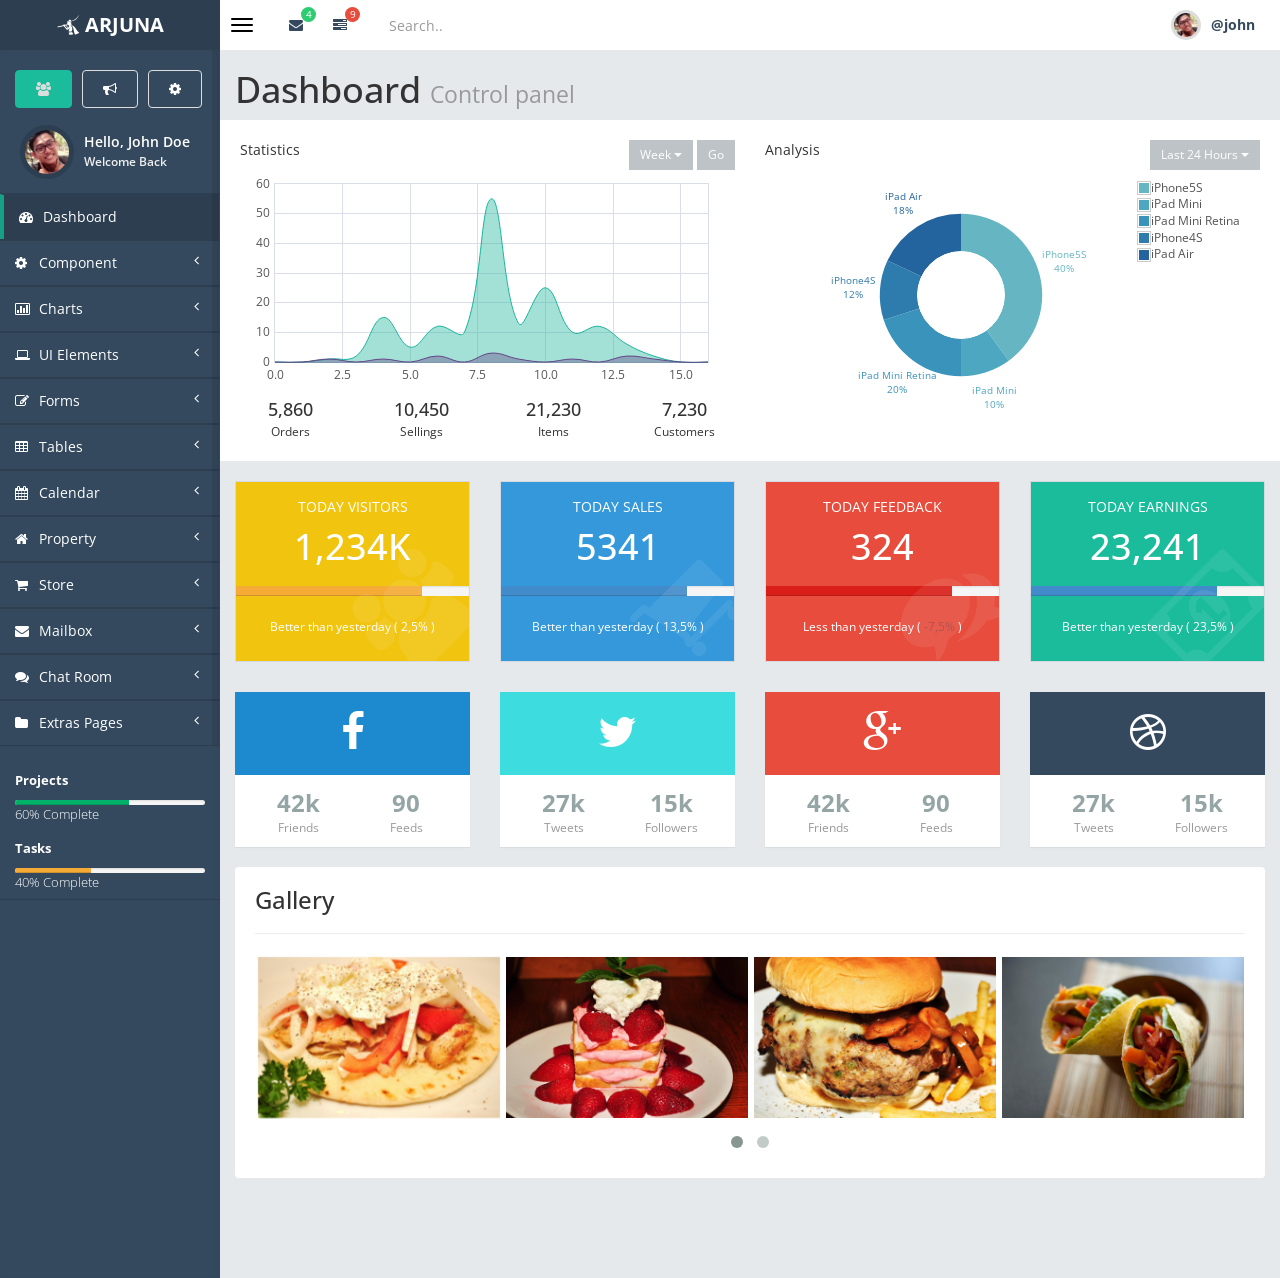
<file: Arjuna-Responsive Admin template/index.html>
<!DOCTYPE html>
<html lang="en">
<head>
	<meta charset="UTF-8">
	<meta content='width=device-width, initial-scale=1, maximum-scale=1, user-scalable=no' name='viewport'>
	<title>Arjuna - Rresponsive Admin Dashboard</title>
	<!-- start:bootstrap v3.2.0 -->
	<link rel="stylesheet" type="text/css" href="css/bootstrap.min.css">
	<!-- start:font awesome v4.1.0 -->
	<link rel="stylesheet" type="text/css" href="css/font-awesome.min.css">
    <!-- start:bootstrap reset -->
    <link rel="stylesheet" type="text/css" href="css/bootstrap-reset.css">
	<!-- start:style arjuna -->
	<link rel="stylesheet" type="text/css" href="css/arjuna.css">
    <link rel="stylesheet" type="text/css" href="plugins/owl.carousel/owl-carousel/owl.carousel.css">
    <link rel="stylesheet" type="text/css" href="plugins/owl.carousel/owl-carousel/owl.theme.css">
    <link rel="stylesheet" type="text/css" href="plugins/owl.carousel/owl-carousel/owl.transitions.css">
    <!-- start:style for this page -->
    <!--<link href="plugins/jquery-easy-pie-chart/jquery.easy-pie-chart.css" rel="stylesheet">-->
	<!-- HTML5 Shim and Respond.js IE8 support of HTML5 elements and media queries -->
    <!-- WARNING: Respond.js doesn't work if you view the page via file:// -->
    <!--[if lt IE 9]>
      <script src="https://oss.maxcdn.com/libs/html5shiv/3.7.0/html5shiv.js"></script>
      <script src="https://oss.maxcdn.com/libs/respond.js/1.3.0/respond.min.js"></script>
    <![endif]-->
</head>
<body class="cl-default fixed">

    <!-- start:navbar top -->
    <header class="header">
        <a href="index.html" class="logo">
            <i class="fa fa-pied-piper-alt"></i> ARJUNA
        </a>
        <!-- Header Navbar: style can be found in header.less -->
        <nav class="navbar navbar-static-top" role="navigation">
            <!-- Sidebar toggle button-->
            <a href="#" class="navbar-btn sidebar-toggle" data-target="#atas" data-toggle="offcanvas" role="button">
                <span class="sr-only">Toggle navigation</span>
                <span class="icon-bar"></span>
                <span class="icon-bar"></span>
                <span class="icon-bar"></span>
            </a>
            <div class="collapse navbar-collapse" id="atas">
                <div class="navbar-left">
                    <ul class="nav navbar-nav">
                        <li class="dropdown messages-menu">
                            <a href="#" class="dropdown-toggle" data-toggle="dropdown">
                                <i class="fa fa-envelope"></i>
                                <span class="label label-success">4</span>
                            </a>
                            <ul class="dropdown-menu">
                                <li class="header">You have 4 messages</li>
                                <li>
                                    <!-- inner menu: contains the actual data -->
                                    <ul class="menu">
                                        <li><!-- start message -->
                                            <a href="#">
                                                <div class="pull-left">
                                                    <img src="img/avatar3.png" class="img-circle" alt="User Image"/>
                                                </div>
                                                <h4>
                                                    Support Team
                                                    <small><i class="fa fa-clock-o"></i> 5 mins</small>
                                                </h4>
                                                <p>Why not buy a new awesome theme?</p>
                                            </a>
                                        </li><!-- end message -->
                                        <li>
                                            <a href="#">
                                                <div class="pull-left">
                                                    <img src="img/avatar2.png" class="img-circle" alt="user image"/>
                                                </div>
                                                <h4>
                                                    Arjuna Design Team
                                                    <small><i class="fa fa-clock-o"></i> 2 hours</small>
                                                </h4>
                                                <p>Why not buy a new awesome theme?</p>
                                            </a>
                                        </li>
                                        <li>
                                            <a href="#">
                                                <div class="pull-left">
                                                    <img src="img/avatar.png" class="img-circle" alt="user image"/>
                                                </div>
                                                <h4>
                                                    Developers
                                                    <small><i class="fa fa-clock-o"></i> Today</small>
                                                </h4>
                                                <p>Why not buy a new awesome theme?</p>
                                            </a>
                                        </li>
                                        <li>
                                            <a href="#">
                                                <div class="pull-left">
                                                    <img src="img/avatar2.png" class="img-circle" alt="user image"/>
                                                </div>
                                                <h4>
                                                    Sales Department
                                                    <small><i class="fa fa-clock-o"></i> Yesterday</small>
                                                </h4>
                                                <p>Why not buy a new awesome theme?</p>
                                            </a>
                                        </li>
                                        <li>
                                            <a href="#">
                                                <div class="pull-left">
                                                    <img src="img/avatar.png" class="img-circle" alt="user image"/>
                                                </div>
                                                <h4>
                                                    Reviewers
                                                    <small><i class="fa fa-clock-o"></i> 2 days</small>
                                                </h4>
                                                <p>Why not buy a new awesome theme?</p>
                                            </a>
                                        </li>
                                    </ul>
                                </li>
                                <li class="footer"><a href="#">See All Messages</a></li>
                            </ul>
                        </li>
                        <li class="dropdown tasks-menu">
                            <a href="#" class="dropdown-toggle" data-toggle="dropdown">
                                <i class="fa fa-tasks"></i>
                                <span class="label label-danger">9</span>
                            </a>
                            <ul class="dropdown-menu">
                                <li class="header">You have 9 tasks</li>
                                <li>
                                    <!-- inner menu: contains the actual data -->
                                    <ul class="menu">
                                        <li><!-- Task item -->
                                            <a href="#">
                                                <h3>
                                                    Design some buttons
                                                    <small class="pull-right">20%</small>
                                                </h3>
                                                <div class="progress xs">
                                                    <div class="progress-bar progress-bar-aqua" style="width: 20%" role="progressbar" aria-valuenow="20" aria-valuemin="0" aria-valuemax="100">
                                                        <span class="sr-only">20% Complete</span>
                                                    </div>
                                                </div>
                                            </a>
                                        </li><!-- end task item -->
                                        <li><!-- Task item -->
                                            <a href="#">
                                                <h3>
                                                    Create a nice theme
                                                    <small class="pull-right">40%</small>
                                                </h3>
                                                <div class="progress xs">
                                                    <div class="progress-bar progress-bar-green" style="width: 40%" role="progressbar" aria-valuenow="20" aria-valuemin="0" aria-valuemax="100">
                                                        <span class="sr-only">40% Complete</span>
                                                    </div>
                                                </div>
                                            </a>
                                        </li><!-- end task item -->
                                        <li><!-- Task item -->
                                            <a href="#">
                                                <h3>
                                                    Some task I need to do
                                                    <small class="pull-right">60%</small>
                                                </h3>
                                                <div class="progress xs">
                                                    <div class="progress-bar progress-bar-red" style="width: 60%" role="progressbar" aria-valuenow="20" aria-valuemin="0" aria-valuemax="100">
                                                        <span class="sr-only">60% Complete</span>
                                                    </div>
                                                </div>
                                            </a>
                                        </li><!-- end task item -->
                                        <li><!-- Task item -->
                                            <a href="#">
                                                <h3>
                                                    Make beautiful transitions
                                                    <small class="pull-right">80%</small>
                                                </h3>
                                                <div class="progress xs">
                                                    <div class="progress-bar progress-bar-yellow" style="width: 80%" role="progressbar" aria-valuenow="20" aria-valuemin="0" aria-valuemax="100">
                                                        <span class="sr-only">80% Complete</span>
                                                    </div>
                                                </div>
                                            </a>
                                        </li><!-- end task item -->
                                    </ul>
                                </li>
                                <li class="footer">
                                    <a href="#">View all tasks</a>
                                </li>
                            </ul>
                        </li>
                        <li class="form-search">
                            <input type="text" class="form-control" placeholder="Search..">
                        </li>
                    </ul>
                </div>
                <div class="navbar-right">
                    <ul class="nav navbar-nav">
                        <li class="dropdown">
                            <a href="#" class="dropdown-toggle" data-toggle="dropdown">
                                <img src="img/user.jpg" class="img-circle img-responsive img-user">
                                <strong>@john</strong>
                            </a>
                            <ul class="dropdown-menu dropdown-login">
                                <li>
                                    <div class="navbar-login">
                                        <div class="row">
                                            <div class="col-lg-3">
                                                <p class="text-center">
                                                    <img src="img/user.jpg" class="img-responsive img-circle">
                                                </p>
                                            </div>
                                            <div class="col-lg-9">
                                                <p class="text-left"><strong>John Doe</strong></p>
                                                <p class="text-left small">johndoe@email.com</p>
                                                <div class="row">
                                                    <div class="col-md-6">
                                                        <small><a href="#">Edit Profile</a></small>
                                                    </div>
                                                    <div class="col-md-6">
                                                        <small><a href="#">Notification</a></small>
                                                    </div>
                                                </div>
                                            </div>
                                        </div>
                                    </div>
                                </li>
                                <li class="divider"></li>
                                <li>
                                    <div class="navbar-login navbar-login-session">
                                        <a href="#" class="btn btn-default btn-square btn-block">Logout</a>
                                    </div>
                                </li>
                            </ul>
                        </li>
                    </ul>
                </div>
            </div>
        </nav>
    </header>
    <!-- end:navbar top -->

    <!-- start:wrapper body -->
    <div class="wrapper row-offcanvas row-offcanvas-left">
        <!-- start:left sidebar -->
        <aside class="left-side sidebar-offcanvas">
            <section class="sidebar">
                <!-- Sidebar user panel -->
                <div class="user-panel">
                    <!-- Nav tabs -->
                    <ul class="nav nav-tabs" role="tablist">
                        <li class="active"><a href="#user" role="tab" data-toggle="tab"><i class="fa fa-users"></i></a></li>
                        <li><a href="#notif" role="tab" data-toggle="tab"><i class="fa fa-bullhorn"></i></a></li>
                        <li><a href="#profile" role="tab" data-toggle="tab"><i class="fa fa-cog"></i></a></li>
                    </ul>

                    <!-- Tab panes -->
                    <div class="tab-content">
                        <div class="tab-pane active" id="user">
                            <div class="image">
                                <img src="img/user.jpg" class="img-circle" alt="User Image" />
                            </div>
                            <div class="info">
                                <p>Hello, John Doe</p>
                                <small style="color: #eee;">Welcome Back</small>
                            </div>
                        </div>
                        <div class="tab-pane" id="notif">
                            <ul class="menu">
                                <li><!-- start message -->
                                    <a href="#">
                                        <div class="pull-left">
                                            <img src="img/avatar3.png" class="img-circle" alt="User Image"/>
                                        </div>
                                        <p>
                                            Support Team<br>
                                            <small><i class="fa fa-clock-o"></i> 5 mins</small>
                                        </p>
                                    </a>
                                </li><!-- end message -->
                                <li>
                                    <a href="#">
                                        <div class="pull-left">
                                            <img src="img/avatar2.png" class="img-circle" alt="user image"/>
                                        </div>
                                        <p>
                                            Admin Team<br>
                                            <small><i class="fa fa-clock-o"></i> 2 hours</small>
                                        </p>
                                    </a>
                                </li>
                            </ul>
                        </div>
                        <div class="tab-pane" id="profile">
                            <div class="text-center profile">
                                <p>Complete your Profile</p>
                                <div class="progress">
                                    <div class="progress-bar progress-bar-success progress-bar-striped active"  role="progressbar" aria-valuenow="45" aria-valuemin="0" aria-valuemax="100" style="width: 45%">
                                    </div>
                                </div>
                                <p>Next Step : <a href="#">Got 320 Points</a></p>
                            </div>
                        </div>
                    </div>
                    
                </div>
                <!-- sidebar menu: : style can be found in sidebar.less -->
                <ul class="sidebar-menu">
                    <li class="active">
                        <a href="index.html">
                            <i class="fa fa-dashboard"></i> <span>Dashboard</span>
                        </a>
                    </li>
                    <li class="treeview">
                        <a href="">
                            <i class="fa fa-cog"></i>
                            <span>Component</span>
                            <i class="fa fa-angle-left pull-right"></i>
                        </a>
                        <ul class="treeview-menu">
                            <li><a href="todo-list.html"><i class="fa fa-circle-o"></i> Todo List</a></li>
                            <li><a href="draggable-portlet.html"><i class="fa fa-circle-o"></i> Draggable Portlet</a></li>
                            <li><a href="nestable.html"><i class="fa fa-circle-o"></i> Nestable</a></li>
                        </ul>
                    </li>
                    <li class="treeview">
                        <a href="">
                            <i class="fa fa-bar-chart-o"></i>
                            <span>Charts</span>
                            <i class="fa fa-angle-left pull-right"></i>
                        </a>
                        <ul class="treeview-menu">
                            <li><a href="morris.html"><i class="fa fa-circle-o"></i> Morris</a></li>
                            <li><a href="xchart.html"><i class="fa fa-circle-o"></i> XChart</a></li>
                        </ul>
                    </li>
                    <li class="treeview">
                        <a href="#">
                            <i class="fa fa-laptop"></i>
                            <span>UI Elements</span>
                            <i class="fa fa-angle-left pull-right"></i>
                        </a>
                        <ul class="treeview-menu">
                            <li><a href="general.html"><i class="fa fa-circle-o"></i> General</a></li>
                            <li><a href="icons.html"><i class="fa fa-circle-o"></i> Icons</a></li>
                            <li><a href="button.html"><i class="fa fa-circle-o"></i> Buttons</a></li>
                            <li><a href="slider.html"><i class="fa fa-circle-o"></i> Sliders</a></li>
                            <li><a href="timeline.html"><i class="fa fa-circle-o"></i> Timeline</a></li>
                            <li><a href="typography.html"><i class="fa fa-circle-o"></i> Typography</a></li>
                            <li><a href="grid.html"><i class="fa fa-circle-o"></i> Grid</a></li>
                            <li><a href="panel-well.html"><i class="fa fa-circle-o"></i> Panel & Well</a></li>
                            <li><a href="collapse.html"><i class="fa fa-circle-o"></i> Collapse</a></li>
                            <li><a href="list-media.html"><i class="fa fa-circle-o"></i> List Media</a></li>
                            <li><a href="popup-notif.html"><i class="fa fa-circle-o"></i> Popup & Notification</a></li>
                            <li><a href="jumbotron-thumbnail.html"><i class="fa fa-circle-o"></i> Jumbotron & Thumbnail</a></li>
                            <li><a href="breadcrumb-pagination.html"><i class="fa fa-circle-o"></i> Breadcrumb & Pagination</a></li>
                        </ul>
                    </li>
                    <li class="treeview">
                        <a href="#">
                            <i class="fa fa-edit"></i> <span>Forms</span>
                            <i class="fa fa-angle-left pull-right"></i>
                        </a>
                        <ul class="treeview-menu">
                            <li><a href="form-component.html"><i class="fa fa-circle-o"></i> Form Component</a></li>
                            <li><a href="advance-component.html"><i class="fa fa-circle-o"></i> Advance Component</a></li>
                            <li><a href="form-wizard.html"><i class="fa fa-circle-o"></i> Form Wizard</a></li>
                            <li><a href="form-validation.html"><i class="fa fa-circle-o"></i> Form Validation</a></li>
                            <li><a href="dropzone-file-upload.html"><i class="fa fa-circle-o"></i> Dropzone File Upload</a></li>
                            <li><a href="multiple-file-upload.html"><i class="fa fa-circle-o"></i> Multiple File upload</a></li>
                        </ul>
                    </li>
                    <li class="treeview">
                        <a href="#">
                            <i class="fa fa-table"></i> <span>Tables</span>
                            <i class="fa fa-angle-left pull-right"></i>
                        </a>
                        <ul class="treeview-menu">
                            <li><a href="basic-table.html"><i class="fa fa-circle-o"></i> Basic Table</a></li>
                            <li><a href="responsive-table.html"><i class="fa fa-circle-o"></i> Responsive Table</a></li>
                            <li><a href="dynamic-table.html"><i class="fa fa-circle-o"></i> Dynamic Tables</a></li>
                            <li><a href="editable-table.html"><i class="fa fa-circle-o"></i> Editable Table</a></li>
                        </ul>
                    </li>
                    <li class="treeview">
                        <a href="#">
                            <i class="fa fa-calendar"></i> <span>Calendar</span>
                            <i class="fa fa-angle-left pull-right"></i>
                        </a>
                        <ul class="treeview-menu">
                            <li><a href="basic-calendar.html"><i class="fa fa-circle-o"></i> Basic Calendar</a></li>
                            <li><a href="language-calendar.html"><i class="fa fa-circle-o"></i> Language Calendar</a></li>
                            <li><a href="drag-calendar.html"><i class="fa fa-circle-o"></i> Dragging Calendar</a></li>
                        </ul>
                    </li>
                    <li class="treeview">
                        <a href="#">
                            <i class="fa fa-home"></i> <span>Property</span>
                            <i class="fa fa-angle-left pull-right"></i>
                        </a>
                        <ul class="treeview-menu">
                            <li><a href="property.html"><i class="fa fa-circle-o"></i> Property</a></li>
                            <li><a href="property-column.html"><i class="fa fa-circle-o"></i> Property Column</a></li>
                            <li><a href="property-detail.html"><i class="fa fa-circle-o"></i> Property Detail</a></li>
                        </ul>
                    </li>
                    <li class="treeview">
                        <a href="#">
                            <i class="fa fa-shopping-cart"></i> <span>Store</span>
                            <i class="fa fa-angle-left pull-right"></i>
                        </a>
                        <ul class="treeview-menu">
                            <li><a href="store.html"><i class="fa fa-circle-o"></i> Store List</a></li>
                            <li><a href="store-detail.html"><i class="fa fa-circle-o"></i> Store Detail</a></li>
                            <li><a href="shopping-cart.html"><i class="fa fa-circle-o"></i> Shopping Cart</a></li>
                        </ul>
                    </li>
                    <li class="treeview">
                        <a href="#">
                            <i class="fa fa-envelope"></i> <span>Mailbox</span>
                            <i class="fa fa-angle-left pull-right"></i>
                        </a>
                        <ul class="treeview-menu">
                            <li><a href="inbox.html"><i class="fa fa-circle-o"></i> Inbox</a></li>
                            <li><a href="inbox-detail.html"><i class="fa fa-circle-o"></i> Inbox Detail</a></li>
                        </ul>
                    </li>
                    <li class="treeview">
                        <a href="#">
                            <i class="fa fa-comments"></i> <span>Chat Room</span>
                            <i class="fa fa-angle-left pull-right"></i>
                        </a>
                        <ul class="treeview-menu">
                            <li><a href="lobby.html"><i class="fa fa-circle-o"></i> Lobby</a></li>
                            <li><a href="chat-room.html"><i class="fa fa-circle-o"></i> Chat Room</a></li>
                        </ul>
                    </li>
                    <li class="treeview">
                        <a href="#">
                            <i class="fa fa-folder"></i> <span>Extras Pages</span>
                            <i class="fa fa-angle-left pull-right"></i>
                        </a>
                        <ul class="treeview-menu">
                            <li><a href="invoice.html"><i class="fa fa-circle-o"></i> Invoice</a></li>
                            <li><a href="login.html"><i class="fa fa-circle-o"></i> Login</a></li>
                            <li><a href="register.html"><i class="fa fa-circle-o"></i> Register</a></li>
                            <li><a href="forgot-password.html"><i class="fa fa-circle-o"></i> Forgot Password</a></li>
                            <li><a href="lockscreen.html"><i class="fa fa-circle-o"></i> Lockscreen</a></li>
                            <li><a href="404.html"><i class="fa fa-circle-o"></i> 404 Error</a></li>
                            <li><a href="500.html"><i class="fa fa-circle-o"></i> 500 Error</a></li>
                            <li><a href="blank.html"><i class="fa fa-circle-o"></i> Blank Page</a></li>
                            <li><a href="faq.html"><i class="fa fa-circle-o"></i> FAQ</a></li>
                        </ul>
                    </li>
                </ul>
                <!-- start:project stats -->
                <div class="project-sidebar">
                    <div class="main-project-sidebar">
                        <p><strong>Projects</strong></p>
                        <div class="progress">
                            <div class="progress-bar progress-bar-success" role="progressbar" aria-valuenow="60" aria-valuemin="0" aria-valuemax="100" style="width: 60%;">
                                <span class="sr-only">60% Complete</span>
                            </div>
                        </div>
                        <p>60% Complete</p>
                    </div>
                    <div class="main-project-sidebar">
                        <p><strong>Tasks</strong></p>
                        <div class="progress">
                            <div class="progress-bar progress-bar-warning" role="progressbar" aria-valuenow="40" aria-valuemin="0" aria-valuemax="100" style="width: 40%;">
                                <span class="sr-only">40% Complete</span>
                            </div>
                        </div>
                        <p>40% Complete</p>
                    </div>
                    <div class="main-project-sidebar">
                        <p><strong>Tasks</strong></p>
                        <div class="progress">
                            <div class="progress-bar progress-bar-danger" role="progressbar" aria-valuenow="90" aria-valuemin="0" aria-valuemax="100" style="width: 90%;">
                                <span class="sr-only">90% Complete</span>
                            </div>
                        </div>
                        <p>90% Complete</p>
                    </div>
                </div>
            </section>
        </aside>
        <!-- end:left sidebar -->

        <!-- start:right sidebar -->
        <aside class="right-side">
            <section class="content">

                <!-- start:content -->
                <div class="row">
                    <div class="col-lg-12">
                        <h1>
                            Dashboard
                            <small>Control panel</small>
                        </h1>
                    </div>  

                    <!-- start:statistic -->
                    <div class="col-lg-12 flot-index">
                        <div class="row">
                            <div class="col-sm-6">
                                <section>
                                    <header class="font-bold padder-v">
                                        <div class="pull-right">
                                            <div class="btn-group">
                                                <button data-toggle="dropdown" class="btn btn-sm btn-rounded btn-default dropdown-toggle">
                                                    <span class="dropdown-label">Week</span> 
                                                    <span class="caret"></span>
                                                </button>
                                                <ul class="dropdown-menu dropdown-select">
                                                    <li><a href="#"><input type="radio" name="b">Month</a></li>
                                                    <li><a href="#"><input type="radio" name="b">Week</a></li>
                                                    <li><a href="#"><input type="radio" name="b">Day</a></li>
                                                </ul>
                                            </div>
                                            <a href="#" class="btn btn-default btn-icon btn-rounded btn-sm">Go</a>
                                        </div>
                                        Statistics
                                    </header>
                                    <div class="panel-body">
                                        <div id="flot-sp1ine" style="height:210px"></div>
                                    </div>
                                    <div class="row text-center">
                                        <div class="col-xs-3">
                                            <span class="h4">5,860</span><br>
                                            <small>Orders</small>
                                        </div>
                                        <div class="col-xs-3">
                                            <span class="h4">10,450</span><br>
                                            <small>Sellings</small>
                                        </div>
                                        <div class="col-xs-3">
                                            <span class="h4">21,230</span><br>
                                            <small>Items</small>
                                        </div>
                                        <div class="col-xs-3">
                                            <span class="h4">7,230</span><br>
                                            <small>Customers</small>
                                        </div>
                                    </div>
                                </section>
                            </div>
                            <div class="col-sm-6">
                                <section>
                                    <header class="font-bold padder-v">
                                        <div class="btn-group pull-right">
                                            <button data-toggle="dropdown" class="btn btn-sm btn-rounded btn-default dropdown-toggle">
                                                <span class="dropdown-label">Last 24 Hours</span> 
                                                <span class="caret"></span>
                                            </button>
                                            <ul class="dropdown-menu dropdown-select">
                                                <li><a href="#"><input type="radio" name="a">Today</a></li>
                                                <li><a href="#"><input type="radio" name="a">Yesterday</a></li>
                                                <li><a href="#"><input type="radio" name="a">Last 24 Hours</a></li>
                                                <li><a href="#"><input type="radio" name="a">Last 7 Days</a></li>
                                                <li><a href="#"><input type="radio" name="a">Last 30 days</a></li>
                                                <li><a href="#"><input type="radio" name="a">Last Month</a></li>
                                                <li><a href="#"><input type="radio" name="a">All Time</a></li>
                                            </ul>
                                        </div>
                                        Analysis
                                    </header>
                                    <div class="panel-body flot-legend">
                                        <div id="flot-pie-donut"  style="height:240px"></div>
                                    </div>
                                </section>
                            </div>
                        </div>
                    </div>
                    <!-- end:statistic -->

                    <!-- start:site information -->
                    <div class="site-information">
                        <div class="row">
                            <div class="col-sm-6 col-md-3">
                                <div class="the-box bg-warning tiles-information">
                                    <i class="fa fa-users icon-bg"></i>
                                    <div class="tiles-inner text-center">
                                        <p>TODAY VISITORS</p>
                                        <h1 class="bolded">1,234K</h1> 
                                        <div class="progress progress-xs">
                                            <div class="progress-bar progress-bar-warning" role="progressbar" aria-valuenow="80" aria-valuemin="0" aria-valuemax="100" style="width: 80%">
                                            </div>
                                        </div>
                                        <p><small>Better than yesterday ( 2,5% )</small></p>
                                    </div>
                                </div>
                            </div>
                            <div class="col-sm-6 col-md-3">
                                <div class="the-box bg-info tiles-information">
                                    <i class="fa fa-shopping-cart icon-bg"></i>
                                    <div class="tiles-inner text-center">
                                        <p>TODAY SALES</p>
                                        <h1 class="bolded">5341</h1> 
                                        <div class="progress progress-xs">
                                            <div class="progress-bar progress-bar-primary" role="progressbar" aria-valuenow="80" aria-valuemin="0" aria-valuemax="100" style="width: 80%">
                                            </div>
                                        </div>
                                        <p><small>Better than yesterday ( 13,5% )</small></p>
                                    </div>
                                </div>
                            </div>
                            <div class="col-sm-6 col-md-3">
                                <div class="the-box bg-danger tiles-information">
                                    <i class="fa fa-comments icon-bg"></i>
                                    <div class="tiles-inner text-center">
                                        <p>TODAY FEEDBACK</p>
                                        <h1 class="bolded">324</h1> 
                                        <div class="progress progress-xs">
                                            <div class="progress-bar progress-bar-danger" role="progressbar" aria-valuenow="80" aria-valuemin="0" aria-valuemax="100" style="width: 80%">
                                            </div>
                                        </div>
                                        <p><small>Less than yesterday ( <span class="text-danger">-7,5%</span> )</small></p>
                                    </div>
                                </div>
                            </div>
                            <div class="col-sm-6 col-md-3">
                                <div class="the-box bg-primary tiles-information">
                                    <i class="fa fa-money icon-bg"></i>
                                    <div class="tiles-inner text-center">
                                        <p>TODAY EARNINGS</p>
                                        <h1 class="bolded">23,241</h1> 
                                        <div class="progress progress-xs">
                                            <div class="progress-bar progress-bar-primary" role="progressbar" aria-valuenow="80" aria-valuemin="0" aria-valuemax="100" style="width: 80%">
                                            </div>
                                        </div>
                                        <p><small>Better than yesterday ( 23,5% )</small></p>
                                    </div>
                                </div>
                            </div>
                        </div>
                    </div>
                    <!-- end:site information -->

                    <!-- start:site information 2 -->
                    <div class="site-information-2">
                        <div class="row">
                            <div class="col-md-3 col-sm-6">
                                <div class="panel">
                                    <div class="panel-heading bg-facebook text-center">
                                        <a href="#">
                                            <i class="fa fa-facebook fa-3x"></i>
                                        </a>
                                    </div>
                                    <div class="padder-v text-center clearfix">                            
                                        <div class="col-xs-6">
                                            <div class="h3 font-bold">42k</div>
                                            <small class="text-muted">Friends</small>
                                        </div>
                                        <div class="col-xs-6">
                                            <div class="h3 font-bold">90</div>
                                            <small class="text-muted">Feeds</small>
                                        </div>
                                    </div>
                                </div>
                            </div>
                            <div class="col-md-3 col-sm-6">
                                <div class="panel">
                                    <div class="panel-heading bg-twitter text-center">
                                        <a href="#">
                                            <i class="fa fa-twitter fa-3x"></i>
                                        </a>
                                    </div>
                                    <div class="padder-v text-center clearfix">                            
                                        <div class="col-sm-6 col-lg-6 col-md-6">
                                            <div class="h3 font-bold">27k</div>
                                            <small class="text-muted">Tweets</small>
                                        </div>
                                        <div class="col-sm-6 col-lg-6 col-md-6">
                                            <div class="h3 font-bold">15k</div>
                                            <small class="text-muted">Followers</small>
                                        </div>
                                    </div>
                                </div>
                            </div>
                            <div class="col-md-3 col-sm-6">
                                <div class="panel">
                                    <div class="panel-heading bg-google-plus text-center">
                                        <a href="#">
                                            <i class="fa fa-google-plus fa-3x"></i>
                                        </a>
                                    </div>
                                    <div class="padder-v text-center clearfix">                            
                                        <div class="col-xs-6">
                                            <div class="h3 font-bold">42k</div>
                                            <small class="text-muted">Friends</small>
                                        </div>
                                        <div class="col-xs-6">
                                            <div class="h3 font-bold">90</div>
                                            <small class="text-muted">Feeds</small>
                                        </div>
                                    </div>
                                </div>
                            </div>
                            <div class="col-md-3 col-sm-6">
                                <div class="panel">
                                    <div class="panel-heading bg-dribbble text-center">
                                        <a href="#">
                                            <i class="fa fa-dribbble fa-3x"></i>
                                        </a>
                                    </div>
                                    <div class="padder-v text-center clearfix">                            
                                        <div class="col-xs-6">
                                            <div class="h3 font-bold">27k</div>
                                            <small class="text-muted">Tweets</small>
                                        </div>
                                        <div class="col-xs-6">
                                            <div class="h3 font-bold">15k</div>
                                            <small class="text-muted">Followers</small>
                                        </div>
                                    </div>
                                </div>
                            </div>
                        </div>
                    </div>
                    <!-- end:site information 2 -->

                    <!-- start:gallery -->
                    <div class="col-lg-12">
                        <div class="box">
                            <h3>Gallery</h3>
                            <hr>
                            <div id="owl-demo">        
                                <div class="item"><img src="img/content/content.jpg" alt="Gallery Image" class="img-responsive"></div>
                                <div class="item"><img src="img/content/content1.jpg" alt="Gallery Image"></div>
                                <div class="item"><img src="img/content/content3.jpg" alt="Gallery Image"></div>
                                <div class="item"><img src="img/content/content4.jpg" alt="Gallery Image"></div>
                                <div class="item"><img src="img/content/content5.jpg" alt="Gallery Image"></div>
                                <div class="item"><img src="img/content/content6.jpg" alt="Gallery Image"></div>
                                <div class="item"><img src="img/content/content7.jpg" alt="Gallery Image"></div>
                                <div class="item"><img src="img/content/content8.jpg" alt="Gallery Image"></div>
                            </div>
                        </div>
                    </div>  
                    <!-- end:gallery -->

                </div>
                <!-- end:content -->
            </section>
        </aside>
        <!-- end:right sidebar -->
    </div>
    <!-- end:wrapper body -->

	<!-- start:javascript for all pages -->
		<!-- start:jquery -->
		<script src="js/jquery-1.11.1.min.js"></script>
		<!-- start:bootstrap -->
		<script src="js/bootstrap.min.js"></script>
		<!-- start:arjuna.js -->
		<script src="js/arjuna.js"></script>
	<!-- end:javascript for all pages-->

    <!-- start:javascript for this page -->
    <script src="plugins/flot/jquery.flot.min.js"></script>
    <script src="plugins/flot/jquery.flot.tooltip.min.js"></script>
    <script src="plugins/flot/jquery.flot.spline.js"></script>
    <script src="plugins/flot/jquery.flot.pie.min.js"></script>
    <script src="plugins/flot/jquery.flot.resize.js"></script>
    <script src="plugins/flot/jquery.flot.grow.js"></script>
    <script src="plugins/flot/demo.js"></script>
    <script src="plugins/owl.carousel/owl-carousel/owl.carousel.js"></script>
    <script src="js/owl-carousel.js"></script>
    <!-- end:javascript for this page -->

</body>
</html>
</file>
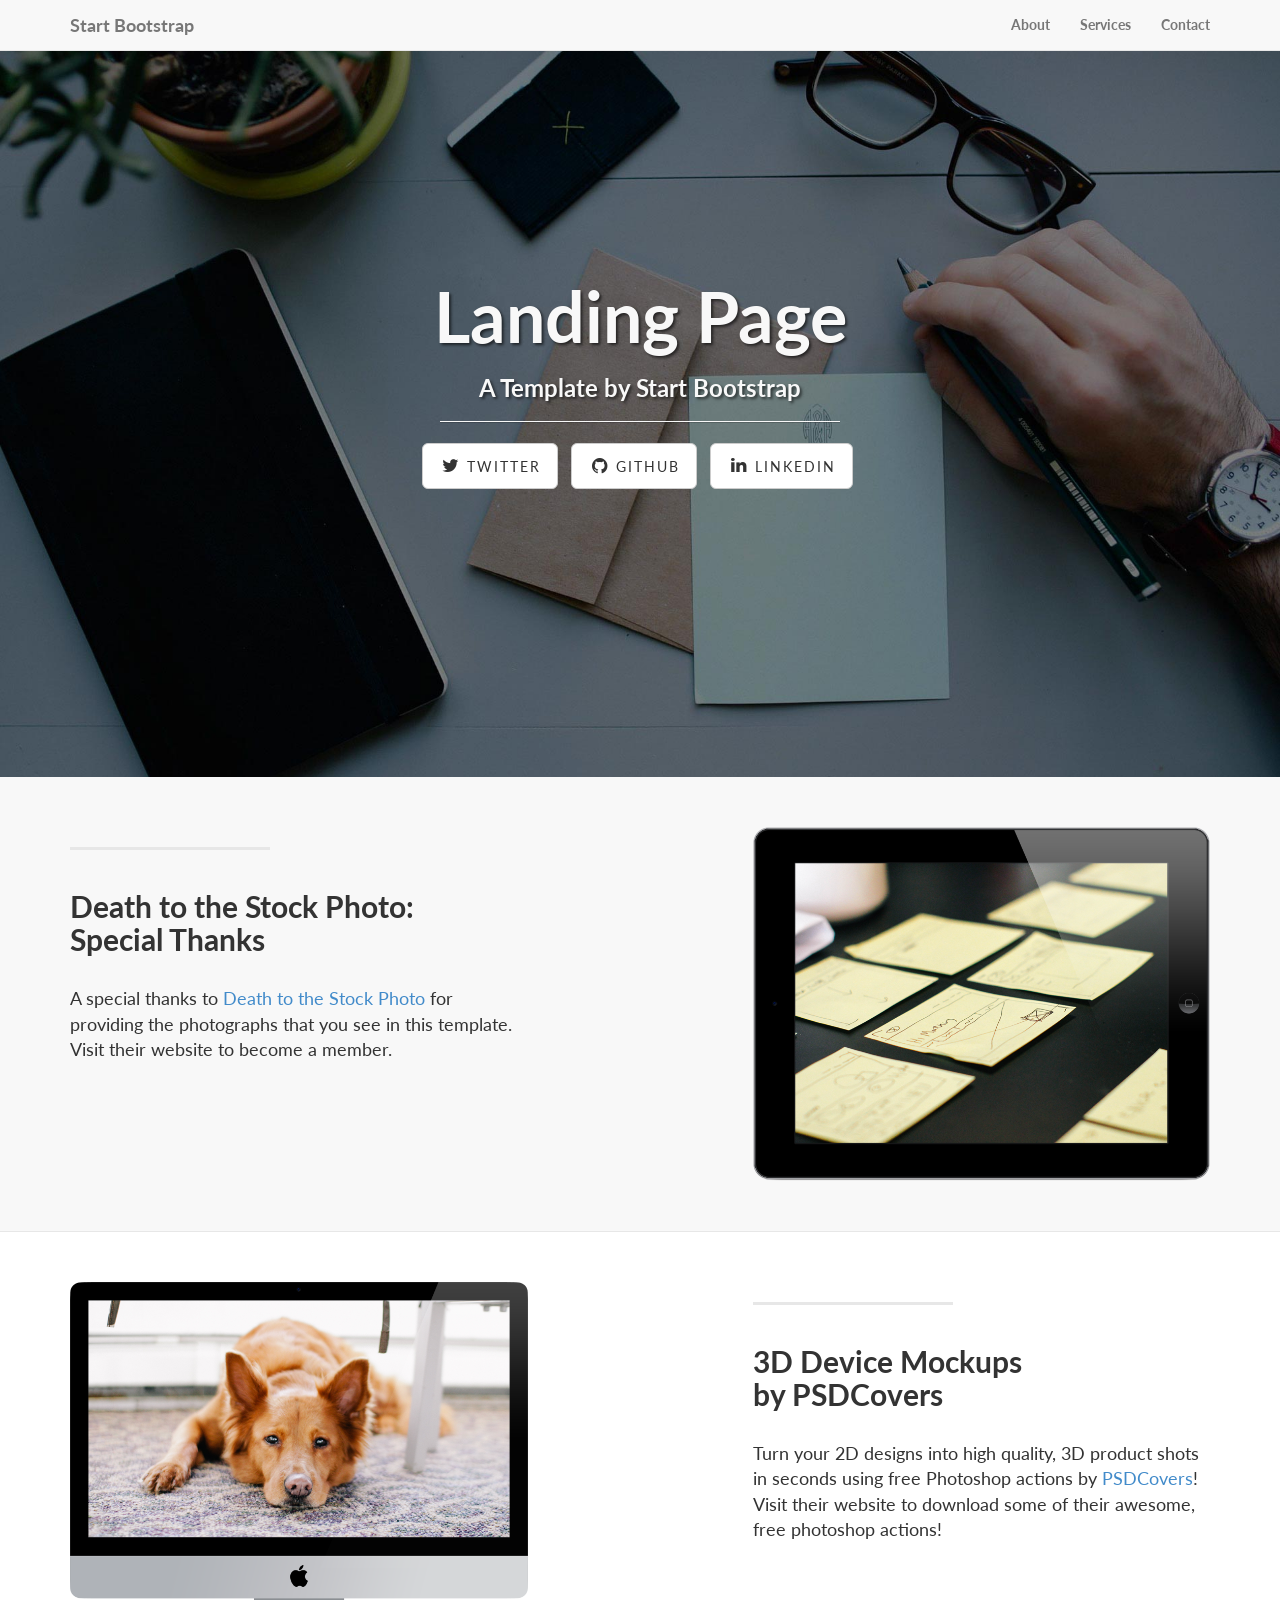
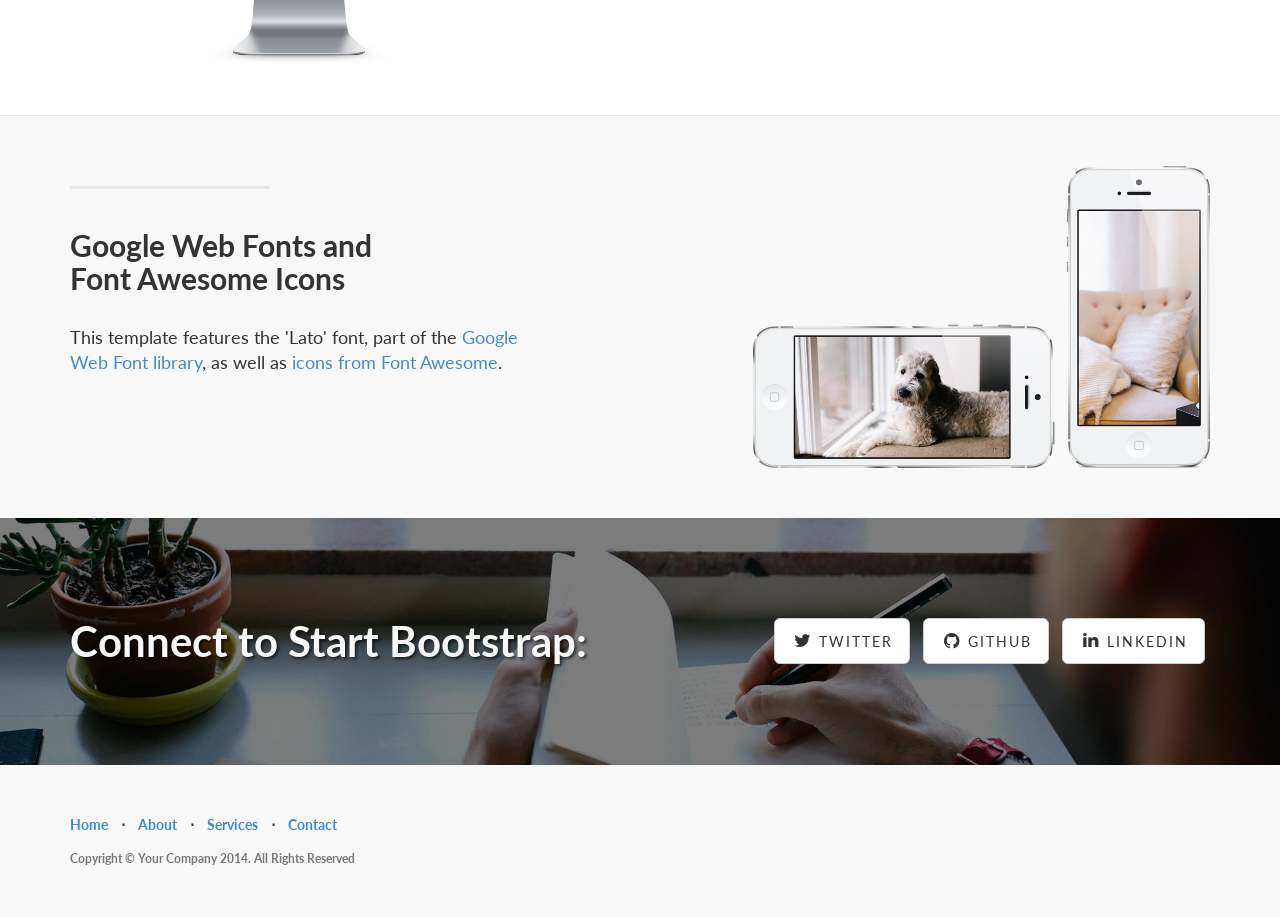
<file: landing-page/index.html>
<!DOCTYPE html>
<html lang="en">

<head>

    <meta charset="utf-8">
    <meta http-equiv="X-UA-Compatible" content="IE=edge">
    <meta name="viewport" content="width=device-width, initial-scale=1">
    <meta name="description" content="">
    <meta name="author" content="">

    <title>Landing Page - Start Bootstrap Theme</title>

    <!-- Bootstrap Core CSS -->
    <link href="css/bootstrap.min.css" rel="stylesheet">

    <!-- Custom CSS -->
    <link href="css/landing-page.css" rel="stylesheet">

    <!-- Custom Fonts -->
    <link href="font-awesome-4.1.0/css/font-awesome.min.css" rel="stylesheet" type="text/css">
    <link href="http://fonts.googleapis.com/css?family=Lato:300,400,700,300italic,400italic,700italic" rel="stylesheet" type="text/css">

    <!-- HTML5 Shim and Respond.js IE8 support of HTML5 elements and media queries -->
    <!-- WARNING: Respond.js doesn't work if you view the page via file:// -->
    <!--[if lt IE 9]>
        <script src="https://oss.maxcdn.com/libs/html5shiv/3.7.0/html5shiv.js"></script>
        <script src="https://oss.maxcdn.com/libs/respond.js/1.4.2/respond.min.js"></script>
    <![endif]-->

</head>

<body>

    <!-- Navigation -->
    <nav class="navbar navbar-default navbar-fixed-top" role="navigation">
        <div class="container">
            <!-- Brand and toggle get grouped for better mobile display -->
            <div class="navbar-header">
                <button type="button" class="navbar-toggle" data-toggle="collapse" data-target="#bs-example-navbar-collapse-1">
                    <span class="sr-only">Toggle navigation</span>
                    <span class="icon-bar"></span>
                    <span class="icon-bar"></span>
                    <span class="icon-bar"></span>
                </button>
                <a class="navbar-brand" href="#">Start Bootstrap</a>
            </div>
            <!-- Collect the nav links, forms, and other content for toggling -->
            <div class="collapse navbar-collapse" id="bs-example-navbar-collapse-1">
                <ul class="nav navbar-nav navbar-right">
                    <li>
                        <a href="#">About</a>
                    </li>
                    <li>
                        <a href="#">Services</a>
                    </li>
                    <li>
                        <a href="#">Contact</a>
                    </li>
                </ul>
            </div>
            <!-- /.navbar-collapse -->
        </div>
        <!-- /.container -->
    </nav>

    <!-- Header -->
    <div class="intro-header">

        <div class="container">

            <div class="row">
                <div class="col-lg-12">
                    <div class="intro-message">
                        <h1>Landing Page</h1>
                        <h3>A Template by Start Bootstrap</h3>
                        <hr class="intro-divider">
                        <ul class="list-inline intro-social-buttons">
                            <li>
                                <a href="https://twitter.com/SBootstrap" class="btn btn-default btn-lg"><i class="fa fa-twitter fa-fw"></i> <span class="network-name">Twitter</span></a>
                            </li>
                            <li>
                                <a href="https://github.com/IronSummitMedia/startbootstrap" class="btn btn-default btn-lg"><i class="fa fa-github fa-fw"></i> <span class="network-name">Github</span></a>
                            </li>
                            <li>
                                <a href="#" class="btn btn-default btn-lg"><i class="fa fa-linkedin fa-fw"></i> <span class="network-name">Linkedin</span></a>
                            </li>
                        </ul>
                    </div>
                </div>
            </div>

        </div>
        <!-- /.container -->

    </div>
    <!-- /.intro-header -->

    <!-- Page Content -->

    <div class="content-section-a">

        <div class="container">

            <div class="row">
                <div class="col-lg-5 col-sm-6">
                    <hr class="section-heading-spacer">
                    <div class="clearfix"></div>
                    <h2 class="section-heading">Death to the Stock Photo:<br>Special Thanks</h2>
                    <p class="lead">A special thanks to <a target="_blank" href="http://join.deathtothestockphoto.com/">Death to the Stock Photo</a> for providing the photographs that you see in this template. Visit their website to become a member.</p>
                </div>
                <div class="col-lg-5 col-lg-offset-2 col-sm-6">
                    <img class="img-responsive" src="img/ipad.png" alt="">
                </div>
            </div>

        </div>
        <!-- /.container -->

    </div>
    <!-- /.content-section-a -->

    <div class="content-section-b">

        <div class="container">

            <div class="row">
                <div class="col-lg-5 col-lg-offset-1 col-sm-push-6  col-sm-6">
                    <hr class="section-heading-spacer">
                    <div class="clearfix"></div>
                    <h2 class="section-heading">3D Device Mockups<br>by PSDCovers</h2>
                    <p class="lead">Turn your 2D designs into high quality, 3D product shots in seconds using free Photoshop actions by <a target="_blank" href="http://www.psdcovers.com/">PSDCovers</a>! Visit their website to download some of their awesome, free photoshop actions!</p>
                </div>
                <div class="col-lg-5 col-sm-pull-6  col-sm-6">
                    <img class="img-responsive" src="img/dog.png" alt="">
                </div>
            </div>

        </div>
        <!-- /.container -->

    </div>
    <!-- /.content-section-b -->

    <div class="content-section-a">

        <div class="container">

            <div class="row">
                <div class="col-lg-5 col-sm-6">
                    <hr class="section-heading-spacer">
                    <div class="clearfix"></div>
                    <h2 class="section-heading">Google Web Fonts and<br>Font Awesome Icons</h2>
                    <p class="lead">This template features the 'Lato' font, part of the <a target="_blank" href="http://www.google.com/fonts">Google Web Font library</a>, as well as <a target="_blank" href="http://fontawesome.io">icons from Font Awesome</a>.</p>
                </div>
                <div class="col-lg-5 col-lg-offset-2 col-sm-6">
                    <img class="img-responsive" src="img/phones.png" alt="">
                </div>
            </div>

        </div>
        <!-- /.container -->

    </div>
    <!-- /.content-section-a -->

    <div class="banner">

        <div class="container">

            <div class="row">
                <div class="col-lg-6">
                    <h2>Connect to Start Bootstrap:</h2>
                </div>
                <div class="col-lg-6">
                    <ul class="list-inline banner-social-buttons">
                        <li>
                            <a href="https://twitter.com/SBootstrap" class="btn btn-default btn-lg"><i class="fa fa-twitter fa-fw"></i> <span class="network-name">Twitter</span></a>
                        </li>
                        <li>
                            <a href="https://github.com/IronSummitMedia/startbootstrap" class="btn btn-default btn-lg"><i class="fa fa-github fa-fw"></i> <span class="network-name">Github</span></a>
                        </li>
                        <li>
                            <a href="#" class="btn btn-default btn-lg"><i class="fa fa-linkedin fa-fw"></i> <span class="network-name">Linkedin</span></a>
                        </li>
                    </ul>
                </div>
            </div>

        </div>
        <!-- /.container -->

    </div>
    <!-- /.banner -->

    <!-- Footer -->
    <footer>
        <div class="container">
            <div class="row">
                <div class="col-lg-12">
                    <ul class="list-inline">
                        <li>
                            <a href="#home">Home</a>
                        </li>
                        <li class="footer-menu-divider">&sdot;</li>
                        <li>
                            <a href="#about">About</a>
                        </li>
                        <li class="footer-menu-divider">&sdot;</li>
                        <li>
                            <a href="#services">Services</a>
                        </li>
                        <li class="footer-menu-divider">&sdot;</li>
                        <li>
                            <a href="#contact">Contact</a>
                        </li>
                    </ul>
                    <p class="copyright text-muted small">Copyright &copy; Your Company 2014. All Rights Reserved</p>
                </div>
            </div>
        </div>
    </footer>

    <!-- jQuery Version 1.11.0 -->
    <script src="js/jquery-1.11.0.js"></script>

    <!-- Bootstrap Core JavaScript -->
    <script src="js/bootstrap.min.js"></script>

</body>

</html>
</file>
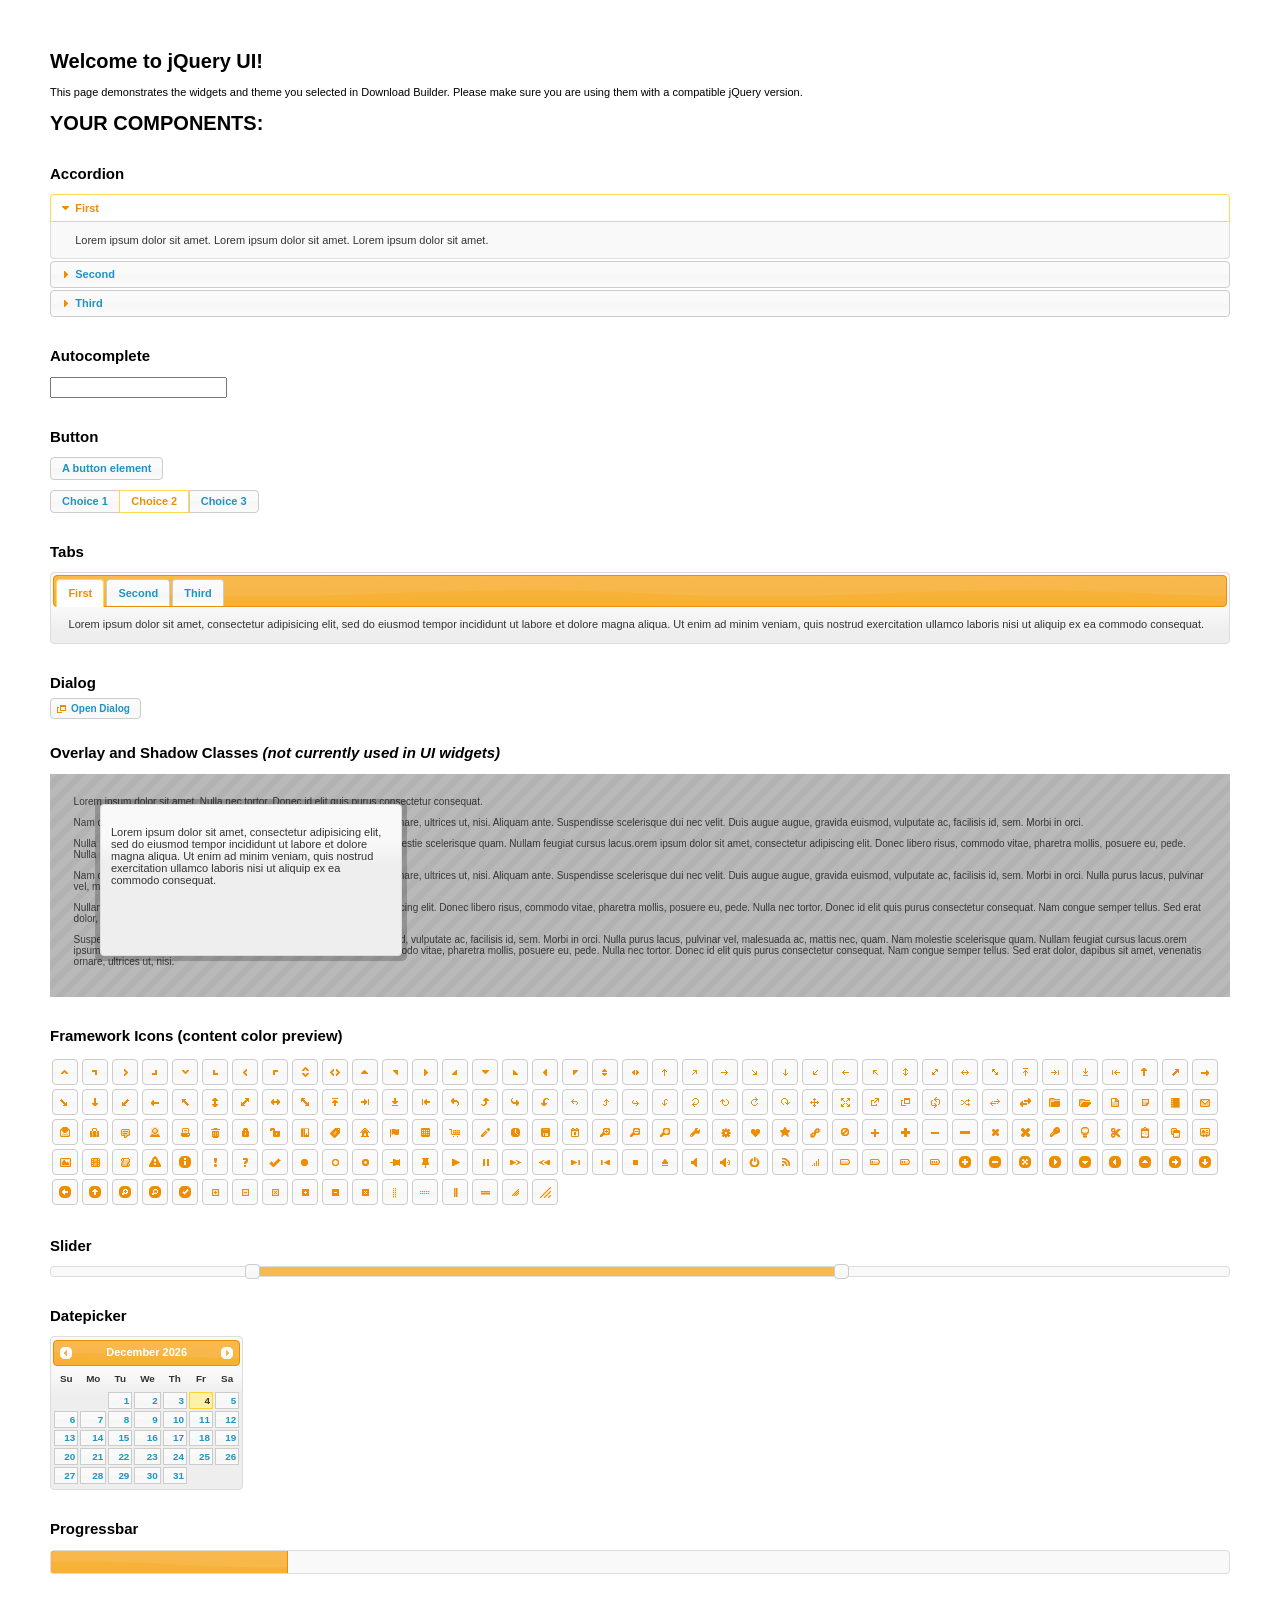
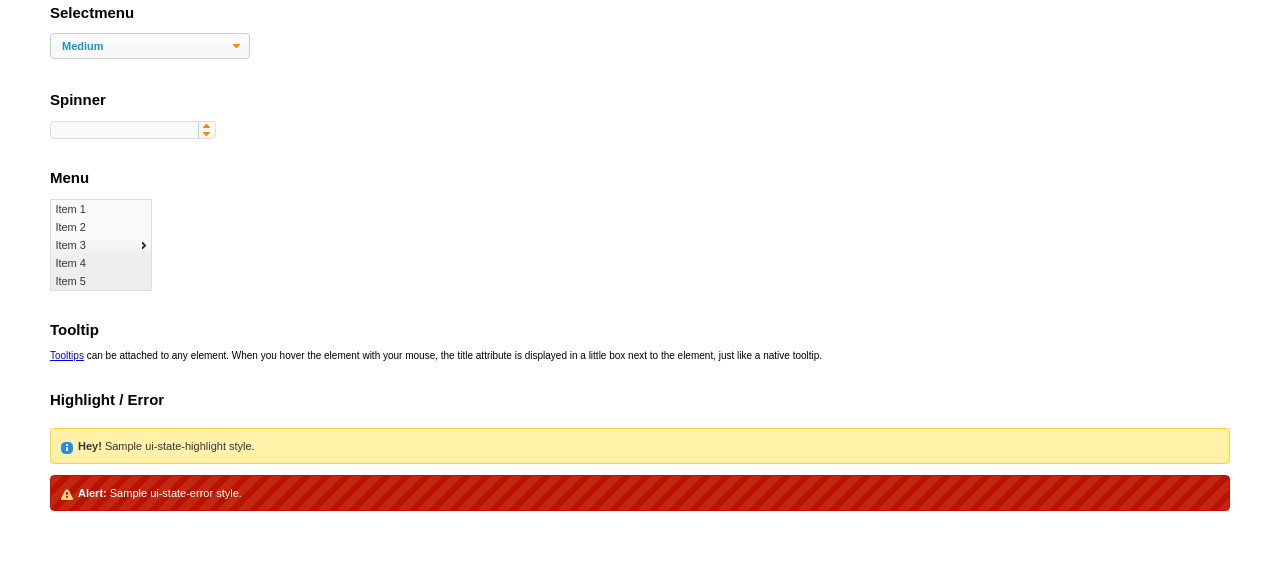
<file: Arjuna-Responsive Admin template/plugins/jquery-ui-1.11.1/index.html>
<!doctype html>
<html lang="us">
<head>
	<meta charset="utf-8">
	<title>jQuery UI Example Page</title>
	<link href="jquery-ui.css" rel="stylesheet">
	<style>
	body{
		font: 62.5% "Trebuchet MS", sans-serif;
		margin: 50px;
	}
	.demoHeaders {
		margin-top: 2em;
	}
	#dialog-link {
		padding: .4em 1em .4em 20px;
		text-decoration: none;
		position: relative;
	}
	#dialog-link span.ui-icon {
		margin: 0 5px 0 0;
		position: absolute;
		left: .2em;
		top: 50%;
		margin-top: -8px;
	}
	#icons {
		margin: 0;
		padding: 0;
	}
	#icons li {
		margin: 2px;
		position: relative;
		padding: 4px 0;
		cursor: pointer;
		float: left;
		list-style: none;
	}
	#icons span.ui-icon {
		float: left;
		margin: 0 4px;
	}
	.fakewindowcontain .ui-widget-overlay {
		position: absolute;
	}
	select {
		width: 200px;
	}
	</style>
</head>
<body>

<h1>Welcome to jQuery UI!</h1>

<div class="ui-widget">
	<p>This page demonstrates the widgets and theme you selected in Download Builder. Please make sure you are using them with a compatible jQuery version.</p>
</div>

<h1>YOUR COMPONENTS:</h1>


<!-- Accordion -->
<h2 class="demoHeaders">Accordion</h2>
<div id="accordion">
	<h3>First</h3>
	<div>Lorem ipsum dolor sit amet. Lorem ipsum dolor sit amet. Lorem ipsum dolor sit amet.</div>
	<h3>Second</h3>
	<div>Phasellus mattis tincidunt nibh.</div>
	<h3>Third</h3>
	<div>Nam dui erat, auctor a, dignissim quis.</div>
</div>



<!-- Autocomplete -->
<h2 class="demoHeaders">Autocomplete</h2>
<div>
	<input id="autocomplete" title="type &quot;a&quot;">
</div>



<!-- Button -->
<h2 class="demoHeaders">Button</h2>
<button id="button">A button element</button>
<form style="margin-top: 1em;">
	<div id="radioset">
		<input type="radio" id="radio1" name="radio"><label for="radio1">Choice 1</label>
		<input type="radio" id="radio2" name="radio" checked="checked"><label for="radio2">Choice 2</label>
		<input type="radio" id="radio3" name="radio"><label for="radio3">Choice 3</label>
	</div>
</form>



<!-- Tabs -->
<h2 class="demoHeaders">Tabs</h2>
<div id="tabs">
	<ul>
		<li><a href="#tabs-1">First</a></li>
		<li><a href="#tabs-2">Second</a></li>
		<li><a href="#tabs-3">Third</a></li>
	</ul>
	<div id="tabs-1">Lorem ipsum dolor sit amet, consectetur adipisicing elit, sed do eiusmod tempor incididunt ut labore et dolore magna aliqua. Ut enim ad minim veniam, quis nostrud exercitation ullamco laboris nisi ut aliquip ex ea commodo consequat.</div>
	<div id="tabs-2">Phasellus mattis tincidunt nibh. Cras orci urna, blandit id, pretium vel, aliquet ornare, felis. Maecenas scelerisque sem non nisl. Fusce sed lorem in enim dictum bibendum.</div>
	<div id="tabs-3">Nam dui erat, auctor a, dignissim quis, sollicitudin eu, felis. Pellentesque nisi urna, interdum eget, sagittis et, consequat vestibulum, lacus. Mauris porttitor ullamcorper augue.</div>
</div>



<!-- Dialog NOTE: Dialog is not generated by UI in this demo so it can be visually styled in themeroller-->
<h2 class="demoHeaders">Dialog</h2>
<p><a href="#" id="dialog-link" class="ui-state-default ui-corner-all"><span class="ui-icon ui-icon-newwin"></span>Open Dialog</a></p>

<h2 class="demoHeaders">Overlay and Shadow Classes <em>(not currently used in UI widgets)</em></h2>
<div style="position: relative; width: 96%; height: 200px; padding:1% 2%; overflow:hidden;" class="fakewindowcontain">
	<p>Lorem ipsum dolor sit amet,  Nulla nec tortor. Donec id elit quis purus consectetur consequat. </p><p>Nam congue semper tellus. Sed erat dolor, dapibus sit amet, venenatis ornare, ultrices ut, nisi. Aliquam ante. Suspendisse scelerisque dui nec velit. Duis augue augue, gravida euismod, vulputate ac, facilisis id, sem. Morbi in orci. </p><p>Nulla purus lacus, pulvinar vel, malesuada ac, mattis nec, quam. Nam molestie scelerisque quam. Nullam feugiat cursus lacus.orem ipsum dolor sit amet, consectetur adipiscing elit. Donec libero risus, commodo vitae, pharetra mollis, posuere eu, pede. Nulla nec tortor. Donec id elit quis purus consectetur consequat. </p><p>Nam congue semper tellus. Sed erat dolor, dapibus sit amet, venenatis ornare, ultrices ut, nisi. Aliquam ante. Suspendisse scelerisque dui nec velit. Duis augue augue, gravida euismod, vulputate ac, facilisis id, sem. Morbi in orci. Nulla purus lacus, pulvinar vel, malesuada ac, mattis nec, quam. Nam molestie scelerisque quam. </p><p>Nullam feugiat cursus lacus.orem ipsum dolor sit amet, consectetur adipiscing elit. Donec libero risus, commodo vitae, pharetra mollis, posuere eu, pede. Nulla nec tortor. Donec id elit quis purus consectetur consequat. Nam congue semper tellus. Sed erat dolor, dapibus sit amet, venenatis ornare, ultrices ut, nisi. Aliquam ante. </p><p>Suspendisse scelerisque dui nec velit. Duis augue augue, gravida euismod, vulputate ac, facilisis id, sem. Morbi in orci. Nulla purus lacus, pulvinar vel, malesuada ac, mattis nec, quam. Nam molestie scelerisque quam. Nullam feugiat cursus lacus.orem ipsum dolor sit amet, consectetur adipiscing elit. Donec libero risus, commodo vitae, pharetra mollis, posuere eu, pede. Nulla nec tortor. Donec id elit quis purus consectetur consequat. Nam congue semper tellus. Sed erat dolor, dapibus sit amet, venenatis ornare, ultrices ut, nisi. </p>

	<!-- ui-dialog -->
	<div class="ui-overlay"><div class="ui-widget-overlay"></div><div class="ui-widget-shadow ui-corner-all" style="width: 302px; height: 152px; position: absolute; left: 50px; top: 30px;"></div></div>
	<div style="position: absolute; width: 280px; height: 130px;left: 50px; top: 30px; padding: 10px;" class="ui-widget ui-widget-content ui-corner-all">
		<div class="ui-dialog-content ui-widget-content" style="background: none; border: 0;">
			<p>Lorem ipsum dolor sit amet, consectetur adipisicing elit, sed do eiusmod tempor incididunt ut labore et dolore magna aliqua. Ut enim ad minim veniam, quis nostrud exercitation ullamco laboris nisi ut aliquip ex ea commodo consequat.</p>
		</div>
	</div>

</div>

<!-- ui-dialog -->
<div id="dialog" title="Dialog Title">
	<p>Lorem ipsum dolor sit amet, consectetur adipisicing elit, sed do eiusmod tempor incididunt ut labore et dolore magna aliqua. Ut enim ad minim veniam, quis nostrud exercitation ullamco laboris nisi ut aliquip ex ea commodo consequat.</p>
</div>



<h2 class="demoHeaders">Framework Icons (content color preview)</h2>
<ul id="icons" class="ui-widget ui-helper-clearfix">
	<li class="ui-state-default ui-corner-all" title=".ui-icon-carat-1-n"><span class="ui-icon ui-icon-carat-1-n"></span></li>
	<li class="ui-state-default ui-corner-all" title=".ui-icon-carat-1-ne"><span class="ui-icon ui-icon-carat-1-ne"></span></li>
	<li class="ui-state-default ui-corner-all" title=".ui-icon-carat-1-e"><span class="ui-icon ui-icon-carat-1-e"></span></li>
	<li class="ui-state-default ui-corner-all" title=".ui-icon-carat-1-se"><span class="ui-icon ui-icon-carat-1-se"></span></li>
	<li class="ui-state-default ui-corner-all" title=".ui-icon-carat-1-s"><span class="ui-icon ui-icon-carat-1-s"></span></li>
	<li class="ui-state-default ui-corner-all" title=".ui-icon-carat-1-sw"><span class="ui-icon ui-icon-carat-1-sw"></span></li>
	<li class="ui-state-default ui-corner-all" title=".ui-icon-carat-1-w"><span class="ui-icon ui-icon-carat-1-w"></span></li>
	<li class="ui-state-default ui-corner-all" title=".ui-icon-carat-1-nw"><span class="ui-icon ui-icon-carat-1-nw"></span></li>
	<li class="ui-state-default ui-corner-all" title=".ui-icon-carat-2-n-s"><span class="ui-icon ui-icon-carat-2-n-s"></span></li>
	<li class="ui-state-default ui-corner-all" title=".ui-icon-carat-2-e-w"><span class="ui-icon ui-icon-carat-2-e-w"></span></li>
	<li class="ui-state-default ui-corner-all" title=".ui-icon-triangle-1-n"><span class="ui-icon ui-icon-triangle-1-n"></span></li>
	<li class="ui-state-default ui-corner-all" title=".ui-icon-triangle-1-ne"><span class="ui-icon ui-icon-triangle-1-ne"></span></li>
	<li class="ui-state-default ui-corner-all" title=".ui-icon-triangle-1-e"><span class="ui-icon ui-icon-triangle-1-e"></span></li>
	<li class="ui-state-default ui-corner-all" title=".ui-icon-triangle-1-se"><span class="ui-icon ui-icon-triangle-1-se"></span></li>
	<li class="ui-state-default ui-corner-all" title=".ui-icon-triangle-1-s"><span class="ui-icon ui-icon-triangle-1-s"></span></li>
	<li class="ui-state-default ui-corner-all" title=".ui-icon-triangle-1-sw"><span class="ui-icon ui-icon-triangle-1-sw"></span></li>
	<li class="ui-state-default ui-corner-all" title=".ui-icon-triangle-1-w"><span class="ui-icon ui-icon-triangle-1-w"></span></li>
	<li class="ui-state-default ui-corner-all" title=".ui-icon-triangle-1-nw"><span class="ui-icon ui-icon-triangle-1-nw"></span></li>
	<li class="ui-state-default ui-corner-all" title=".ui-icon-triangle-2-n-s"><span class="ui-icon ui-icon-triangle-2-n-s"></span></li>
	<li class="ui-state-default ui-corner-all" title=".ui-icon-triangle-2-e-w"><span class="ui-icon ui-icon-triangle-2-e-w"></span></li>
	<li class="ui-state-default ui-corner-all" title=".ui-icon-arrow-1-n"><span class="ui-icon ui-icon-arrow-1-n"></span></li>
	<li class="ui-state-default ui-corner-all" title=".ui-icon-arrow-1-ne"><span class="ui-icon ui-icon-arrow-1-ne"></span></li>
	<li class="ui-state-default ui-corner-all" title=".ui-icon-arrow-1-e"><span class="ui-icon ui-icon-arrow-1-e"></span></li>
	<li class="ui-state-default ui-corner-all" title=".ui-icon-arrow-1-se"><span class="ui-icon ui-icon-arrow-1-se"></span></li>
	<li class="ui-state-default ui-corner-all" title=".ui-icon-arrow-1-s"><span class="ui-icon ui-icon-arrow-1-s"></span></li>
	<li class="ui-state-default ui-corner-all" title=".ui-icon-arrow-1-sw"><span class="ui-icon ui-icon-arrow-1-sw"></span></li>
	<li class="ui-state-default ui-corner-all" title=".ui-icon-arrow-1-w"><span class="ui-icon ui-icon-arrow-1-w"></span></li>
	<li class="ui-state-default ui-corner-all" title=".ui-icon-arrow-1-nw"><span class="ui-icon ui-icon-arrow-1-nw"></span></li>
	<li class="ui-state-default ui-corner-all" title=".ui-icon-arrow-2-n-s"><span class="ui-icon ui-icon-arrow-2-n-s"></span></li>
	<li class="ui-state-default ui-corner-all" title=".ui-icon-arrow-2-ne-sw"><span class="ui-icon ui-icon-arrow-2-ne-sw"></span></li>
	<li class="ui-state-default ui-corner-all" title=".ui-icon-arrow-2-e-w"><span class="ui-icon ui-icon-arrow-2-e-w"></span></li>
	<li class="ui-state-default ui-corner-all" title=".ui-icon-arrow-2-se-nw"><span class="ui-icon ui-icon-arrow-2-se-nw"></span></li>
	<li class="ui-state-default ui-corner-all" title=".ui-icon-arrowstop-1-n"><span class="ui-icon ui-icon-arrowstop-1-n"></span></li>
	<li class="ui-state-default ui-corner-all" title=".ui-icon-arrowstop-1-e"><span class="ui-icon ui-icon-arrowstop-1-e"></span></li>
	<li class="ui-state-default ui-corner-all" title=".ui-icon-arrowstop-1-s"><span class="ui-icon ui-icon-arrowstop-1-s"></span></li>
	<li class="ui-state-default ui-corner-all" title=".ui-icon-arrowstop-1-w"><span class="ui-icon ui-icon-arrowstop-1-w"></span></li>
	<li class="ui-state-default ui-corner-all" title=".ui-icon-arrowthick-1-n"><span class="ui-icon ui-icon-arrowthick-1-n"></span></li>
	<li class="ui-state-default ui-corner-all" title=".ui-icon-arrowthick-1-ne"><span class="ui-icon ui-icon-arrowthick-1-ne"></span></li>
	<li class="ui-state-default ui-corner-all" title=".ui-icon-arrowthick-1-e"><span class="ui-icon ui-icon-arrowthick-1-e"></span></li>
	<li class="ui-state-default ui-corner-all" title=".ui-icon-arrowthick-1-se"><span class="ui-icon ui-icon-arrowthick-1-se"></span></li>
	<li class="ui-state-default ui-corner-all" title=".ui-icon-arrowthick-1-s"><span class="ui-icon ui-icon-arrowthick-1-s"></span></li>
	<li class="ui-state-default ui-corner-all" title=".ui-icon-arrowthick-1-sw"><span class="ui-icon ui-icon-arrowthick-1-sw"></span></li>
	<li class="ui-state-default ui-corner-all" title=".ui-icon-arrowthick-1-w"><span class="ui-icon ui-icon-arrowthick-1-w"></span></li>
	<li class="ui-state-default ui-corner-all" title=".ui-icon-arrowthick-1-nw"><span class="ui-icon ui-icon-arrowthick-1-nw"></span></li>
	<li class="ui-state-default ui-corner-all" title=".ui-icon-arrowthick-2-n-s"><span class="ui-icon ui-icon-arrowthick-2-n-s"></span></li>
	<li class="ui-state-default ui-corner-all" title=".ui-icon-arrowthick-2-ne-sw"><span class="ui-icon ui-icon-arrowthick-2-ne-sw"></span></li>
	<li class="ui-state-default ui-corner-all" title=".ui-icon-arrowthick-2-e-w"><span class="ui-icon ui-icon-arrowthick-2-e-w"></span></li>
	<li class="ui-state-default ui-corner-all" title=".ui-icon-arrowthick-2-se-nw"><span class="ui-icon ui-icon-arrowthick-2-se-nw"></span></li>
	<li class="ui-state-default ui-corner-all" title=".ui-icon-arrowthickstop-1-n"><span class="ui-icon ui-icon-arrowthickstop-1-n"></span></li>
	<li class="ui-state-default ui-corner-all" title=".ui-icon-arrowthickstop-1-e"><span class="ui-icon ui-icon-arrowthickstop-1-e"></span></li>
	<li class="ui-state-default ui-corner-all" title=".ui-icon-arrowthickstop-1-s"><span class="ui-icon ui-icon-arrowthickstop-1-s"></span></li>
	<li class="ui-state-default ui-corner-all" title=".ui-icon-arrowthickstop-1-w"><span class="ui-icon ui-icon-arrowthickstop-1-w"></span></li>
	<li class="ui-state-default ui-corner-all" title=".ui-icon-arrowreturnthick-1-w"><span class="ui-icon ui-icon-arrowreturnthick-1-w"></span></li>
	<li class="ui-state-default ui-corner-all" title=".ui-icon-arrowreturnthick-1-n"><span class="ui-icon ui-icon-arrowreturnthick-1-n"></span></li>
	<li class="ui-state-default ui-corner-all" title=".ui-icon-arrowreturnthick-1-e"><span class="ui-icon ui-icon-arrowreturnthick-1-e"></span></li>
	<li class="ui-state-default ui-corner-all" title=".ui-icon-arrowreturnthick-1-s"><span class="ui-icon ui-icon-arrowreturnthick-1-s"></span></li>
	<li class="ui-state-default ui-corner-all" title=".ui-icon-arrowreturn-1-w"><span class="ui-icon ui-icon-arrowreturn-1-w"></span></li>
	<li class="ui-state-default ui-corner-all" title=".ui-icon-arrowreturn-1-n"><span class="ui-icon ui-icon-arrowreturn-1-n"></span></li>
	<li class="ui-state-default ui-corner-all" title=".ui-icon-arrowreturn-1-e"><span class="ui-icon ui-icon-arrowreturn-1-e"></span></li>
	<li class="ui-state-default ui-corner-all" title=".ui-icon-arrowreturn-1-s"><span class="ui-icon ui-icon-arrowreturn-1-s"></span></li>
	<li class="ui-state-default ui-corner-all" title=".ui-icon-arrowrefresh-1-w"><span class="ui-icon ui-icon-arrowrefresh-1-w"></span></li>
	<li class="ui-state-default ui-corner-all" title=".ui-icon-arrowrefresh-1-n"><span class="ui-icon ui-icon-arrowrefresh-1-n"></span></li>
	<li class="ui-state-default ui-corner-all" title=".ui-icon-arrowrefresh-1-e"><span class="ui-icon ui-icon-arrowrefresh-1-e"></span></li>
	<li class="ui-state-default ui-corner-all" title=".ui-icon-arrowrefresh-1-s"><span class="ui-icon ui-icon-arrowrefresh-1-s"></span></li>
	<li class="ui-state-default ui-corner-all" title=".ui-icon-arrow-4"><span class="ui-icon ui-icon-arrow-4"></span></li>
	<li class="ui-state-default ui-corner-all" title=".ui-icon-arrow-4-diag"><span class="ui-icon ui-icon-arrow-4-diag"></span></li>
	<li class="ui-state-default ui-corner-all" title=".ui-icon-extlink"><span class="ui-icon ui-icon-extlink"></span></li>
	<li class="ui-state-default ui-corner-all" title=".ui-icon-newwin"><span class="ui-icon ui-icon-newwin"></span></li>
	<li class="ui-state-default ui-corner-all" title=".ui-icon-refresh"><span class="ui-icon ui-icon-refresh"></span></li>
	<li class="ui-state-default ui-corner-all" title=".ui-icon-shuffle"><span class="ui-icon ui-icon-shuffle"></span></li>
	<li class="ui-state-default ui-corner-all" title=".ui-icon-transfer-e-w"><span class="ui-icon ui-icon-transfer-e-w"></span></li>
	<li class="ui-state-default ui-corner-all" title=".ui-icon-transferthick-e-w"><span class="ui-icon ui-icon-transferthick-e-w"></span></li>
	<li class="ui-state-default ui-corner-all" title=".ui-icon-folder-collapsed"><span class="ui-icon ui-icon-folder-collapsed"></span></li>
	<li class="ui-state-default ui-corner-all" title=".ui-icon-folder-open"><span class="ui-icon ui-icon-folder-open"></span></li>
	<li class="ui-state-default ui-corner-all" title=".ui-icon-document"><span class="ui-icon ui-icon-document"></span></li>
	<li class="ui-state-default ui-corner-all" title=".ui-icon-document-b"><span class="ui-icon ui-icon-document-b"></span></li>
	<li class="ui-state-default ui-corner-all" title=".ui-icon-note"><span class="ui-icon ui-icon-note"></span></li>
	<li class="ui-state-default ui-corner-all" title=".ui-icon-mail-closed"><span class="ui-icon ui-icon-mail-closed"></span></li>
	<li class="ui-state-default ui-corner-all" title=".ui-icon-mail-open"><span class="ui-icon ui-icon-mail-open"></span></li>
	<li class="ui-state-default ui-corner-all" title=".ui-icon-suitcase"><span class="ui-icon ui-icon-suitcase"></span></li>
	<li class="ui-state-default ui-corner-all" title=".ui-icon-comment"><span class="ui-icon ui-icon-comment"></span></li>
	<li class="ui-state-default ui-corner-all" title=".ui-icon-person"><span class="ui-icon ui-icon-person"></span></li>
	<li class="ui-state-default ui-corner-all" title=".ui-icon-print"><span class="ui-icon ui-icon-print"></span></li>
	<li class="ui-state-default ui-corner-all" title=".ui-icon-trash"><span class="ui-icon ui-icon-trash"></span></li>
	<li class="ui-state-default ui-corner-all" title=".ui-icon-locked"><span class="ui-icon ui-icon-locked"></span></li>
	<li class="ui-state-default ui-corner-all" title=".ui-icon-unlocked"><span class="ui-icon ui-icon-unlocked"></span></li>
	<li class="ui-state-default ui-corner-all" title=".ui-icon-bookmark"><span class="ui-icon ui-icon-bookmark"></span></li>
	<li class="ui-state-default ui-corner-all" title=".ui-icon-tag"><span class="ui-icon ui-icon-tag"></span></li>
	<li class="ui-state-default ui-corner-all" title=".ui-icon-home"><span class="ui-icon ui-icon-home"></span></li>
	<li class="ui-state-default ui-corner-all" title=".ui-icon-flag"><span class="ui-icon ui-icon-flag"></span></li>
	<li class="ui-state-default ui-corner-all" title=".ui-icon-calculator"><span class="ui-icon ui-icon-calculator"></span></li>
	<li class="ui-state-default ui-corner-all" title=".ui-icon-cart"><span class="ui-icon ui-icon-cart"></span></li>
	<li class="ui-state-default ui-corner-all" title=".ui-icon-pencil"><span class="ui-icon ui-icon-pencil"></span></li>
	<li class="ui-state-default ui-corner-all" title=".ui-icon-clock"><span class="ui-icon ui-icon-clock"></span></li>
	<li class="ui-state-default ui-corner-all" title=".ui-icon-disk"><span class="ui-icon ui-icon-disk"></span></li>
	<li class="ui-state-default ui-corner-all" title=".ui-icon-calendar"><span class="ui-icon ui-icon-calendar"></span></li>
	<li class="ui-state-default ui-corner-all" title=".ui-icon-zoomin"><span class="ui-icon ui-icon-zoomin"></span></li>
	<li class="ui-state-default ui-corner-all" title=".ui-icon-zoomout"><span class="ui-icon ui-icon-zoomout"></span></li>
	<li class="ui-state-default ui-corner-all" title=".ui-icon-search"><span class="ui-icon ui-icon-search"></span></li>
	<li class="ui-state-default ui-corner-all" title=".ui-icon-wrench"><span class="ui-icon ui-icon-wrench"></span></li>
	<li class="ui-state-default ui-corner-all" title=".ui-icon-gear"><span class="ui-icon ui-icon-gear"></span></li>
	<li class="ui-state-default ui-corner-all" title=".ui-icon-heart"><span class="ui-icon ui-icon-heart"></span></li>
	<li class="ui-state-default ui-corner-all" title=".ui-icon-star"><span class="ui-icon ui-icon-star"></span></li>
	<li class="ui-state-default ui-corner-all" title=".ui-icon-link"><span class="ui-icon ui-icon-link"></span></li>
	<li class="ui-state-default ui-corner-all" title=".ui-icon-cancel"><span class="ui-icon ui-icon-cancel"></span></li>
	<li class="ui-state-default ui-corner-all" title=".ui-icon-plus"><span class="ui-icon ui-icon-plus"></span></li>
	<li class="ui-state-default ui-corner-all" title=".ui-icon-plusthick"><span class="ui-icon ui-icon-plusthick"></span></li>
	<li class="ui-state-default ui-corner-all" title=".ui-icon-minus"><span class="ui-icon ui-icon-minus"></span></li>
	<li class="ui-state-default ui-corner-all" title=".ui-icon-minusthick"><span class="ui-icon ui-icon-minusthick"></span></li>
	<li class="ui-state-default ui-corner-all" title=".ui-icon-close"><span class="ui-icon ui-icon-close"></span></li>
	<li class="ui-state-default ui-corner-all" title=".ui-icon-closethick"><span class="ui-icon ui-icon-closethick"></span></li>
	<li class="ui-state-default ui-corner-all" title=".ui-icon-key"><span class="ui-icon ui-icon-key"></span></li>
	<li class="ui-state-default ui-corner-all" title=".ui-icon-lightbulb"><span class="ui-icon ui-icon-lightbulb"></span></li>
	<li class="ui-state-default ui-corner-all" title=".ui-icon-scissors"><span class="ui-icon ui-icon-scissors"></span></li>
	<li class="ui-state-default ui-corner-all" title=".ui-icon-clipboard"><span class="ui-icon ui-icon-clipboard"></span></li>
	<li class="ui-state-default ui-corner-all" title=".ui-icon-copy"><span class="ui-icon ui-icon-copy"></span></li>
	<li class="ui-state-default ui-corner-all" title=".ui-icon-contact"><span class="ui-icon ui-icon-contact"></span></li>
	<li class="ui-state-default ui-corner-all" title=".ui-icon-image"><span class="ui-icon ui-icon-image"></span></li>
	<li class="ui-state-default ui-corner-all" title=".ui-icon-video"><span class="ui-icon ui-icon-video"></span></li>
	<li class="ui-state-default ui-corner-all" title=".ui-icon-script"><span class="ui-icon ui-icon-script"></span></li>
	<li class="ui-state-default ui-corner-all" title=".ui-icon-alert"><span class="ui-icon ui-icon-alert"></span></li>
	<li class="ui-state-default ui-corner-all" title=".ui-icon-info"><span class="ui-icon ui-icon-info"></span></li>
	<li class="ui-state-default ui-corner-all" title=".ui-icon-notice"><span class="ui-icon ui-icon-notice"></span></li>
	<li class="ui-state-default ui-corner-all" title=".ui-icon-help"><span class="ui-icon ui-icon-help"></span></li>
	<li class="ui-state-default ui-corner-all" title=".ui-icon-check"><span class="ui-icon ui-icon-check"></span></li>
	<li class="ui-state-default ui-corner-all" title=".ui-icon-bullet"><span class="ui-icon ui-icon-bullet"></span></li>
	<li class="ui-state-default ui-corner-all" title=".ui-icon-radio-off"><span class="ui-icon ui-icon-radio-off"></span></li>
	<li class="ui-state-default ui-corner-all" title=".ui-icon-radio-on"><span class="ui-icon ui-icon-radio-on"></span></li>
	<li class="ui-state-default ui-corner-all" title=".ui-icon-pin-w"><span class="ui-icon ui-icon-pin-w"></span></li>
	<li class="ui-state-default ui-corner-all" title=".ui-icon-pin-s"><span class="ui-icon ui-icon-pin-s"></span></li>
	<li class="ui-state-default ui-corner-all" title=".ui-icon-play"><span class="ui-icon ui-icon-play"></span></li>
	<li class="ui-state-default ui-corner-all" title=".ui-icon-pause"><span class="ui-icon ui-icon-pause"></span></li>
	<li class="ui-state-default ui-corner-all" title=".ui-icon-seek-next"><span class="ui-icon ui-icon-seek-next"></span></li>
	<li class="ui-state-default ui-corner-all" title=".ui-icon-seek-prev"><span class="ui-icon ui-icon-seek-prev"></span></li>
	<li class="ui-state-default ui-corner-all" title=".ui-icon-seek-end"><span class="ui-icon ui-icon-seek-end"></span></li>
	<li class="ui-state-default ui-corner-all" title=".ui-icon-seek-first"><span class="ui-icon ui-icon-seek-first"></span></li>
	<li class="ui-state-default ui-corner-all" title=".ui-icon-stop"><span class="ui-icon ui-icon-stop"></span></li>
	<li class="ui-state-default ui-corner-all" title=".ui-icon-eject"><span class="ui-icon ui-icon-eject"></span></li>
	<li class="ui-state-default ui-corner-all" title=".ui-icon-volume-off"><span class="ui-icon ui-icon-volume-off"></span></li>
	<li class="ui-state-default ui-corner-all" title=".ui-icon-volume-on"><span class="ui-icon ui-icon-volume-on"></span></li>
	<li class="ui-state-default ui-corner-all" title=".ui-icon-power"><span class="ui-icon ui-icon-power"></span></li>
	<li class="ui-state-default ui-corner-all" title=".ui-icon-signal-diag"><span class="ui-icon ui-icon-signal-diag"></span></li>
	<li class="ui-state-default ui-corner-all" title=".ui-icon-signal"><span class="ui-icon ui-icon-signal"></span></li>
	<li class="ui-state-default ui-corner-all" title=".ui-icon-battery-0"><span class="ui-icon ui-icon-battery-0"></span></li>
	<li class="ui-state-default ui-corner-all" title=".ui-icon-battery-1"><span class="ui-icon ui-icon-battery-1"></span></li>
	<li class="ui-state-default ui-corner-all" title=".ui-icon-battery-2"><span class="ui-icon ui-icon-battery-2"></span></li>
	<li class="ui-state-default ui-corner-all" title=".ui-icon-battery-3"><span class="ui-icon ui-icon-battery-3"></span></li>
	<li class="ui-state-default ui-corner-all" title=".ui-icon-circle-plus"><span class="ui-icon ui-icon-circle-plus"></span></li>
	<li class="ui-state-default ui-corner-all" title=".ui-icon-circle-minus"><span class="ui-icon ui-icon-circle-minus"></span></li>
	<li class="ui-state-default ui-corner-all" title=".ui-icon-circle-close"><span class="ui-icon ui-icon-circle-close"></span></li>
	<li class="ui-state-default ui-corner-all" title=".ui-icon-circle-triangle-e"><span class="ui-icon ui-icon-circle-triangle-e"></span></li>
	<li class="ui-state-default ui-corner-all" title=".ui-icon-circle-triangle-s"><span class="ui-icon ui-icon-circle-triangle-s"></span></li>
	<li class="ui-state-default ui-corner-all" title=".ui-icon-circle-triangle-w"><span class="ui-icon ui-icon-circle-triangle-w"></span></li>
	<li class="ui-state-default ui-corner-all" title=".ui-icon-circle-triangle-n"><span class="ui-icon ui-icon-circle-triangle-n"></span></li>
	<li class="ui-state-default ui-corner-all" title=".ui-icon-circle-arrow-e"><span class="ui-icon ui-icon-circle-arrow-e"></span></li>
	<li class="ui-state-default ui-corner-all" title=".ui-icon-circle-arrow-s"><span class="ui-icon ui-icon-circle-arrow-s"></span></li>
	<li class="ui-state-default ui-corner-all" title=".ui-icon-circle-arrow-w"><span class="ui-icon ui-icon-circle-arrow-w"></span></li>
	<li class="ui-state-default ui-corner-all" title=".ui-icon-circle-arrow-n"><span class="ui-icon ui-icon-circle-arrow-n"></span></li>
	<li class="ui-state-default ui-corner-all" title=".ui-icon-circle-zoomin"><span class="ui-icon ui-icon-circle-zoomin"></span></li>
	<li class="ui-state-default ui-corner-all" title=".ui-icon-circle-zoomout"><span class="ui-icon ui-icon-circle-zoomout"></span></li>
	<li class="ui-state-default ui-corner-all" title=".ui-icon-circle-check"><span class="ui-icon ui-icon-circle-check"></span></li>
	<li class="ui-state-default ui-corner-all" title=".ui-icon-circlesmall-plus"><span class="ui-icon ui-icon-circlesmall-plus"></span></li>
	<li class="ui-state-default ui-corner-all" title=".ui-icon-circlesmall-minus"><span class="ui-icon ui-icon-circlesmall-minus"></span></li>
	<li class="ui-state-default ui-corner-all" title=".ui-icon-circlesmall-close"><span class="ui-icon ui-icon-circlesmall-close"></span></li>
	<li class="ui-state-default ui-corner-all" title=".ui-icon-squaresmall-plus"><span class="ui-icon ui-icon-squaresmall-plus"></span></li>
	<li class="ui-state-default ui-corner-all" title=".ui-icon-squaresmall-minus"><span class="ui-icon ui-icon-squaresmall-minus"></span></li>
	<li class="ui-state-default ui-corner-all" title=".ui-icon-squaresmall-close"><span class="ui-icon ui-icon-squaresmall-close"></span></li>
	<li class="ui-state-default ui-corner-all" title=".ui-icon-grip-dotted-vertical"><span class="ui-icon ui-icon-grip-dotted-vertical"></span></li>
	<li class="ui-state-default ui-corner-all" title=".ui-icon-grip-dotted-horizontal"><span class="ui-icon ui-icon-grip-dotted-horizontal"></span></li>
	<li class="ui-state-default ui-corner-all" title=".ui-icon-grip-solid-vertical"><span class="ui-icon ui-icon-grip-solid-vertical"></span></li>
	<li class="ui-state-default ui-corner-all" title=".ui-icon-grip-solid-horizontal"><span class="ui-icon ui-icon-grip-solid-horizontal"></span></li>
	<li class="ui-state-default ui-corner-all" title=".ui-icon-gripsmall-diagonal-se"><span class="ui-icon ui-icon-gripsmall-diagonal-se"></span></li>
	<li class="ui-state-default ui-corner-all" title=".ui-icon-grip-diagonal-se"><span class="ui-icon ui-icon-grip-diagonal-se"></span></li>
</ul>


<!-- Slider -->
<h2 class="demoHeaders">Slider</h2>
<div id="slider"></div>



<!-- Datepicker -->
<h2 class="demoHeaders">Datepicker</h2>
<div id="datepicker"></div>



<!-- Progressbar -->
<h2 class="demoHeaders">Progressbar</h2>
<div id="progressbar"></div>



<!-- Progressbar -->
<h2 class="demoHeaders">Selectmenu</h2>
<select id="selectmenu">
	<option>Slower</option>
	<option>Slow</option>
	<option selected="selected">Medium</option>
	<option>Fast</option>
	<option>Faster</option>
</select>



<!-- Spinner -->
<h2 class="demoHeaders">Spinner</h2>
<input id="spinner">



<!-- Menu -->
<h2 class="demoHeaders">Menu</h2>
<ul style="width:100px;" id="menu">
	<li>Item 1</li>
	<li>Item 2</li>
	<li>Item 3
		<ul>
			<li>Item 3-1</li>
			<li>Item 3-2</li>
			<li>Item 3-3</li>
			<li>Item 3-4</li>
			<li>Item 3-5</li>
		</ul>
	</li>
	<li>Item 4</li>
	<li>Item 5</li>
</ul>



<!-- Tooltip -->
<h2 class="demoHeaders">Tooltip</h2>
<p id="tooltip">
	<a href="#" title="That&apos;s what this widget is">Tooltips</a> can be attached to any element. When you hover
the element with your mouse, the title attribute is displayed in a little box next to the element, just like a native tooltip.
</p>


<!-- Highlight / Error -->
<h2 class="demoHeaders">Highlight / Error</h2>
<div class="ui-widget">
	<div class="ui-state-highlight ui-corner-all" style="margin-top: 20px; padding: 0 .7em;">
		<p><span class="ui-icon ui-icon-info" style="float: left; margin-right: .3em;"></span>
		<strong>Hey!</strong> Sample ui-state-highlight style.</p>
	</div>
</div>
<br>
<div class="ui-widget">
	<div class="ui-state-error ui-corner-all" style="padding: 0 .7em;">
		<p><span class="ui-icon ui-icon-alert" style="float: left; margin-right: .3em;"></span>
		<strong>Alert:</strong> Sample ui-state-error style.</p>
	</div>
</div>

<script src="external/jquery/jquery.js"></script>
<script src="jquery-ui.js"></script>
<script>

$( "#accordion" ).accordion();



var availableTags = [
	"ActionScript",
	"AppleScript",
	"Asp",
	"BASIC",
	"C",
	"C++",
	"Clojure",
	"COBOL",
	"ColdFusion",
	"Erlang",
	"Fortran",
	"Groovy",
	"Haskell",
	"Java",
	"JavaScript",
	"Lisp",
	"Perl",
	"PHP",
	"Python",
	"Ruby",
	"Scala",
	"Scheme"
];
$( "#autocomplete" ).autocomplete({
	source: availableTags
});



$( "#button" ).button();
$( "#radioset" ).buttonset();



$( "#tabs" ).tabs();



$( "#dialog" ).dialog({
	autoOpen: false,
	width: 400,
	buttons: [
		{
			text: "Ok",
			click: function() {
				$( this ).dialog( "close" );
			}
		},
		{
			text: "Cancel",
			click: function() {
				$( this ).dialog( "close" );
			}
		}
	]
});

// Link to open the dialog
$( "#dialog-link" ).click(function( event ) {
	$( "#dialog" ).dialog( "open" );
	event.preventDefault();
});



$( "#datepicker" ).datepicker({
	inline: true
});



$( "#slider" ).slider({
	range: true,
	values: [ 17, 67 ]
});



$( "#progressbar" ).progressbar({
	value: 20
});



$( "#spinner" ).spinner();



$( "#menu" ).menu();



$( "#tooltip" ).tooltip();



$( "#selectmenu" ).selectmenu();


// Hover states on the static widgets
$( "#dialog-link, #icons li" ).hover(
	function() {
		$( this ).addClass( "ui-state-hover" );
	},
	function() {
		$( this ).removeClass( "ui-state-hover" );
	}
);
</script>
</body>
</html>
</file>
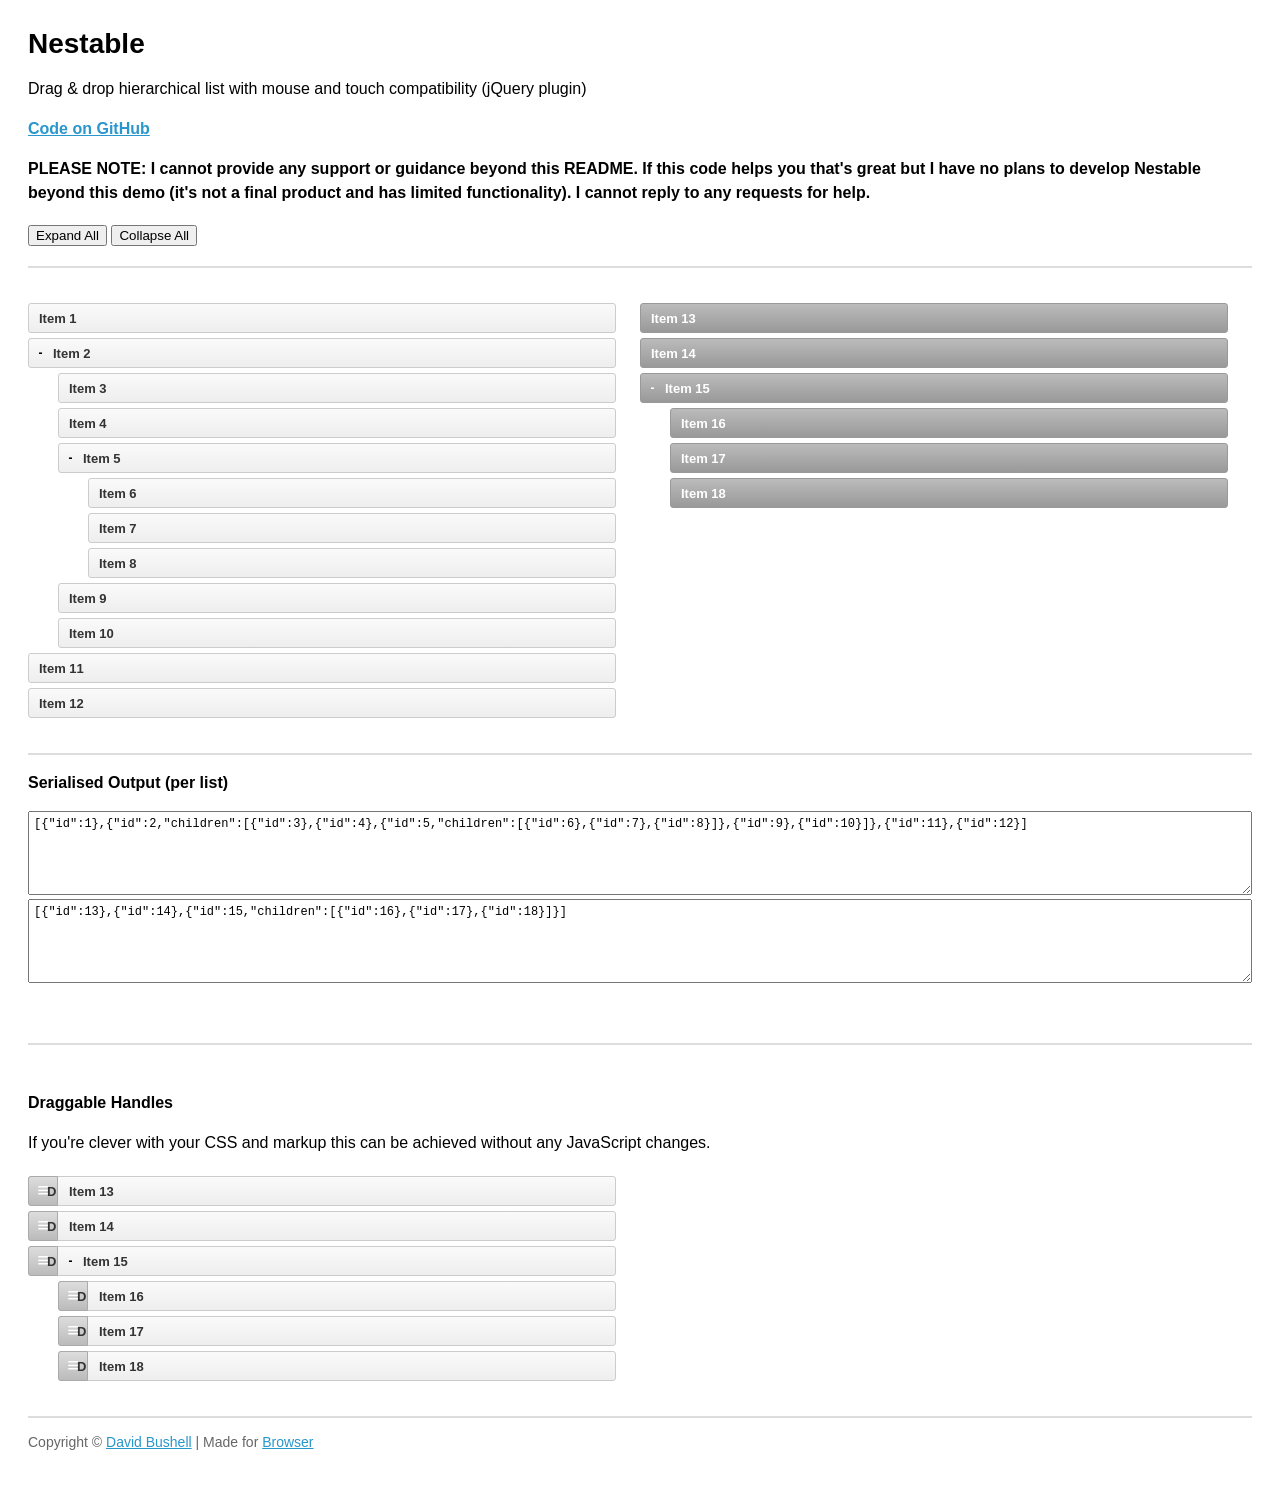
<file: Arjuna-Responsive Admin template/plugins/Nestable-master/index.html>
<!DOCTYPE html>
<!--[if lt IE 7]> <html lang="en" class="lt-ie9 lt-ie8 lt-ie7"> <![endif]-->
<!--[if IE 7]>    <html lang="en" class="lt-ie9 lt-ie8"> <![endif]-->
<!--[if IE 8]>    <html lang="en" class="lt-ie9"> <![endif]-->
<!--[if IE 9]>    <html lang="en" class="ie9"> <![endif]-->
<!--[if gt IE 9]><!--> <html lang="en"> <!--<![endif]-->
<head>
    <meta charset="utf-8">
    <meta name="viewport" content="width=device-width, initial-scale=1, minimum-scale=1">
    <title>Nestable</title>
    <style type="text/css">

.cf:after { visibility: hidden; display: block; font-size: 0; content: " "; clear: both; height: 0; }
* html .cf { zoom: 1; }
*:first-child+html .cf { zoom: 1; }

html { margin: 0; padding: 0; }
body { font-size: 100%; margin: 0; padding: 1.75em; font-family: 'Helvetica Neue', Arial, sans-serif; }

h1 { font-size: 1.75em; margin: 0 0 0.6em 0; }

a { color: #2996cc; }
a:hover { text-decoration: none; }

p { line-height: 1.5em; }
.small { color: #666; font-size: 0.875em; }
.large { font-size: 1.25em; }

/**
 * Nestable
 */

.dd { position: relative; display: block; margin: 0; padding: 0; max-width: 600px; list-style: none; font-size: 13px; line-height: 20px; }

.dd-list { display: block; position: relative; margin: 0; padding: 0; list-style: none; }
.dd-list .dd-list { padding-left: 30px; }
.dd-collapsed .dd-list { display: none; }

.dd-item,
.dd-empty,
.dd-placeholder { display: block; position: relative; margin: 0; padding: 0; min-height: 20px; font-size: 13px; line-height: 20px; }

.dd-handle { display: block; height: 30px; margin: 5px 0; padding: 5px 10px; color: #333; text-decoration: none; font-weight: bold; border: 1px solid #ccc;
    background: #fafafa;
    background: -webkit-linear-gradient(top, #fafafa 0%, #eee 100%);
    background:    -moz-linear-gradient(top, #fafafa 0%, #eee 100%);
    background:         linear-gradient(top, #fafafa 0%, #eee 100%);
    -webkit-border-radius: 3px;
            border-radius: 3px;
    box-sizing: border-box; -moz-box-sizing: border-box;
}
.dd-handle:hover { color: #2ea8e5; background: #fff; }

.dd-item > button { display: block; position: relative; cursor: pointer; float: left; width: 25px; height: 20px; margin: 5px 0; padding: 0; text-indent: 100%; white-space: nowrap; overflow: hidden; border: 0; background: transparent; font-size: 12px; line-height: 1; text-align: center; font-weight: bold; }
.dd-item > button:before { content: '+'; display: block; position: absolute; width: 100%; text-align: center; text-indent: 0; }
.dd-item > button[data-action="collapse"]:before { content: '-'; }

.dd-placeholder,
.dd-empty { margin: 5px 0; padding: 0; min-height: 30px; background: #f2fbff; border: 1px dashed #b6bcbf; box-sizing: border-box; -moz-box-sizing: border-box; }
.dd-empty { border: 1px dashed #bbb; min-height: 100px; background-color: #e5e5e5;
    background-image: -webkit-linear-gradient(45deg, #fff 25%, transparent 25%, transparent 75%, #fff 75%, #fff), 
                      -webkit-linear-gradient(45deg, #fff 25%, transparent 25%, transparent 75%, #fff 75%, #fff);
    background-image:    -moz-linear-gradient(45deg, #fff 25%, transparent 25%, transparent 75%, #fff 75%, #fff), 
                         -moz-linear-gradient(45deg, #fff 25%, transparent 25%, transparent 75%, #fff 75%, #fff);
    background-image:         linear-gradient(45deg, #fff 25%, transparent 25%, transparent 75%, #fff 75%, #fff), 
                              linear-gradient(45deg, #fff 25%, transparent 25%, transparent 75%, #fff 75%, #fff);
    background-size: 60px 60px;
    background-position: 0 0, 30px 30px;
}

.dd-dragel { position: absolute; pointer-events: none; z-index: 9999; }
.dd-dragel > .dd-item .dd-handle { margin-top: 0; }
.dd-dragel .dd-handle {
    -webkit-box-shadow: 2px 4px 6px 0 rgba(0,0,0,.1);
            box-shadow: 2px 4px 6px 0 rgba(0,0,0,.1);
}

/**
 * Nestable Extras
 */

.nestable-lists { display: block; clear: both; padding: 30px 0; width: 100%; border: 0; border-top: 2px solid #ddd; border-bottom: 2px solid #ddd; }

#nestable-menu { padding: 0; margin: 20px 0; }

#nestable-output,
#nestable2-output { width: 100%; height: 7em; font-size: 0.75em; line-height: 1.333333em; font-family: Consolas, monospace; padding: 5px; box-sizing: border-box; -moz-box-sizing: border-box; }

#nestable2 .dd-handle {
    color: #fff;
    border: 1px solid #999;
    background: #bbb;
    background: -webkit-linear-gradient(top, #bbb 0%, #999 100%);
    background:    -moz-linear-gradient(top, #bbb 0%, #999 100%);
    background:         linear-gradient(top, #bbb 0%, #999 100%);
}
#nestable2 .dd-handle:hover { background: #bbb; }
#nestable2 .dd-item > button:before { color: #fff; }

@media only screen and (min-width: 700px) { 

    .dd { float: left; width: 48%; }
    .dd + .dd { margin-left: 2%; }

}

.dd-hover > .dd-handle { background: #2ea8e5 !important; }

/**
 * Nestable Draggable Handles
 */

.dd3-content { display: block; height: 30px; margin: 5px 0; padding: 5px 10px 5px 40px; color: #333; text-decoration: none; font-weight: bold; border: 1px solid #ccc;
    background: #fafafa;
    background: -webkit-linear-gradient(top, #fafafa 0%, #eee 100%);
    background:    -moz-linear-gradient(top, #fafafa 0%, #eee 100%);
    background:         linear-gradient(top, #fafafa 0%, #eee 100%);
    -webkit-border-radius: 3px;
            border-radius: 3px;
    box-sizing: border-box; -moz-box-sizing: border-box;
}
.dd3-content:hover { color: #2ea8e5; background: #fff; }

.dd-dragel > .dd3-item > .dd3-content { margin: 0; }

.dd3-item > button { margin-left: 30px; }

.dd3-handle { position: absolute; margin: 0; left: 0; top: 0; cursor: pointer; width: 30px; text-indent: 100%; white-space: nowrap; overflow: hidden;
    border: 1px solid #aaa;
    background: #ddd;
    background: -webkit-linear-gradient(top, #ddd 0%, #bbb 100%);
    background:    -moz-linear-gradient(top, #ddd 0%, #bbb 100%);
    background:         linear-gradient(top, #ddd 0%, #bbb 100%);
    border-top-right-radius: 0;
    border-bottom-right-radius: 0;
}
.dd3-handle:before { content: '≡'; display: block; position: absolute; left: 0; top: 3px; width: 100%; text-align: center; text-indent: 0; color: #fff; font-size: 20px; font-weight: normal; }
.dd3-handle:hover { background: #ddd; }

    </style>
</head>
<body>

    <h1>Nestable</h1>

    <p>Drag &amp; drop hierarchical list with mouse and touch compatibility (jQuery plugin)</p>

    <p><strong><a href="https://github.com/dbushell/Nestable">Code on GitHub</a></strong></p>

<p><strong>PLEASE NOTE: I cannot provide any support or guidance beyond this README. If this code helps you that's great but I have no plans to develop Nestable beyond this demo (it's not a final product and has limited functionality). I cannot reply to any requests for help.</strong></p>

    <menu id="nestable-menu">
        <button type="button" data-action="expand-all">Expand All</button>
        <button type="button" data-action="collapse-all">Collapse All</button>
    </menu>

    <div class="cf nestable-lists">

        <div class="dd" id="nestable">
            <ol class="dd-list">
                <li class="dd-item" data-id="1">
                    <div class="dd-handle">Item 1</div>
                </li>
                <li class="dd-item" data-id="2">
                    <div class="dd-handle">Item 2</div>
                    <ol class="dd-list">
                        <li class="dd-item" data-id="3"><div class="dd-handle">Item 3</div></li>
                        <li class="dd-item" data-id="4"><div class="dd-handle">Item 4</div></li>
                        <li class="dd-item" data-id="5">
                            <div class="dd-handle">Item 5</div>
                            <ol class="dd-list">
                                <li class="dd-item" data-id="6"><div class="dd-handle">Item 6</div></li>
                                <li class="dd-item" data-id="7"><div class="dd-handle">Item 7</div></li>
                                <li class="dd-item" data-id="8"><div class="dd-handle">Item 8</div></li>
                            </ol>
                        </li>
                        <li class="dd-item" data-id="9"><div class="dd-handle">Item 9</div></li>
                        <li class="dd-item" data-id="10"><div class="dd-handle">Item 10</div></li>
                    </ol>
                </li>
                <li class="dd-item" data-id="11">
                    <div class="dd-handle">Item 11</div>
                </li>
                <li class="dd-item" data-id="12">
                    <div class="dd-handle">Item 12</div>
                </li>
            </ol>
        </div>

        <div class="dd" id="nestable2">
            <ol class="dd-list">
                <li class="dd-item" data-id="13">
                    <div class="dd-handle">Item 13</div>
                </li>
                <li class="dd-item" data-id="14">
                    <div class="dd-handle">Item 14</div>
                </li>
                <li class="dd-item" data-id="15">
                    <div class="dd-handle">Item 15</div>
                    <ol class="dd-list">
                        <li class="dd-item" data-id="16"><div class="dd-handle">Item 16</div></li>
                        <li class="dd-item" data-id="17"><div class="dd-handle">Item 17</div></li>
                        <li class="dd-item" data-id="18"><div class="dd-handle">Item 18</div></li>
                    </ol>
                </li>
            </ol>
        </div>

    </div>

    <p><strong>Serialised Output (per list)</strong></p>

    <textarea id="nestable-output"></textarea>
    <textarea id="nestable2-output"></textarea>

    <p>&nbsp;</p>

    <div class="cf nestable-lists">

    <p><strong>Draggable Handles</strong></p>

    <p>If you're clever with your CSS and markup this can be achieved without any JavaScript changes.</p>

        <div class="dd" id="nestable3">
            <ol class="dd-list">
                <li class="dd-item dd3-item" data-id="13">
                    <div class="dd-handle dd3-handle">Drag</div><div class="dd3-content">Item 13</div>
                </li>
                <li class="dd-item dd3-item" data-id="14">
                    <div class="dd-handle dd3-handle">Drag</div><div class="dd3-content">Item 14</div>
                </li>
                <li class="dd-item dd3-item" data-id="15">
                    <div class="dd-handle dd3-handle">Drag</div><div class="dd3-content">Item 15</div>
                    <ol class="dd-list">
                        <li class="dd-item dd3-item" data-id="16">
                            <div class="dd-handle dd3-handle">Drag</div><div class="dd3-content">Item 16</div>
                        </li>
                        <li class="dd-item dd3-item" data-id="17">
                            <div class="dd-handle dd3-handle">Drag</div><div class="dd3-content">Item 17</div>
                        </li>
                        <li class="dd-item dd3-item" data-id="18">
                            <div class="dd-handle dd3-handle">Drag</div><div class="dd3-content">Item 18</div>
                        </li>
                    </ol>
                </li>
            </ol>
        </div>

    </div>

    <p class="small">Copyright &copy; <a href="http://dbushell.com/">David Bushell</a> | Made for <a href="http://www.browserlondon.com/">Browser</a></p>

<script src="http://ajax.googleapis.com/ajax/libs/jquery/1.7.2/jquery.min.js"></script>
<script src="jquery.nestable.js"></script>
<script>

$(document).ready(function()
{

    var updateOutput = function(e)
    {
        var list   = e.length ? e : $(e.target),
            output = list.data('output');
        if (window.JSON) {
            output.val(window.JSON.stringify(list.nestable('serialize')));//, null, 2));
        } else {
            output.val('JSON browser support required for this demo.');
        }
    };

    // activate Nestable for list 1
    $('#nestable').nestable({
        group: 1
    })
    .on('change', updateOutput);
    
    // activate Nestable for list 2
    $('#nestable2').nestable({
        group: 1
    })
    .on('change', updateOutput);

    // output initial serialised data
    updateOutput($('#nestable').data('output', $('#nestable-output')));
    updateOutput($('#nestable2').data('output', $('#nestable2-output')));

    $('#nestable-menu').on('click', function(e)
    {
        var target = $(e.target),
            action = target.data('action');
        if (action === 'expand-all') {
            $('.dd').nestable('expandAll');
        }
        if (action === 'collapse-all') {
            $('.dd').nestable('collapseAll');
        }
    });

    $('#nestable3').nestable();

});
</script>
</body>
</html>
</file>
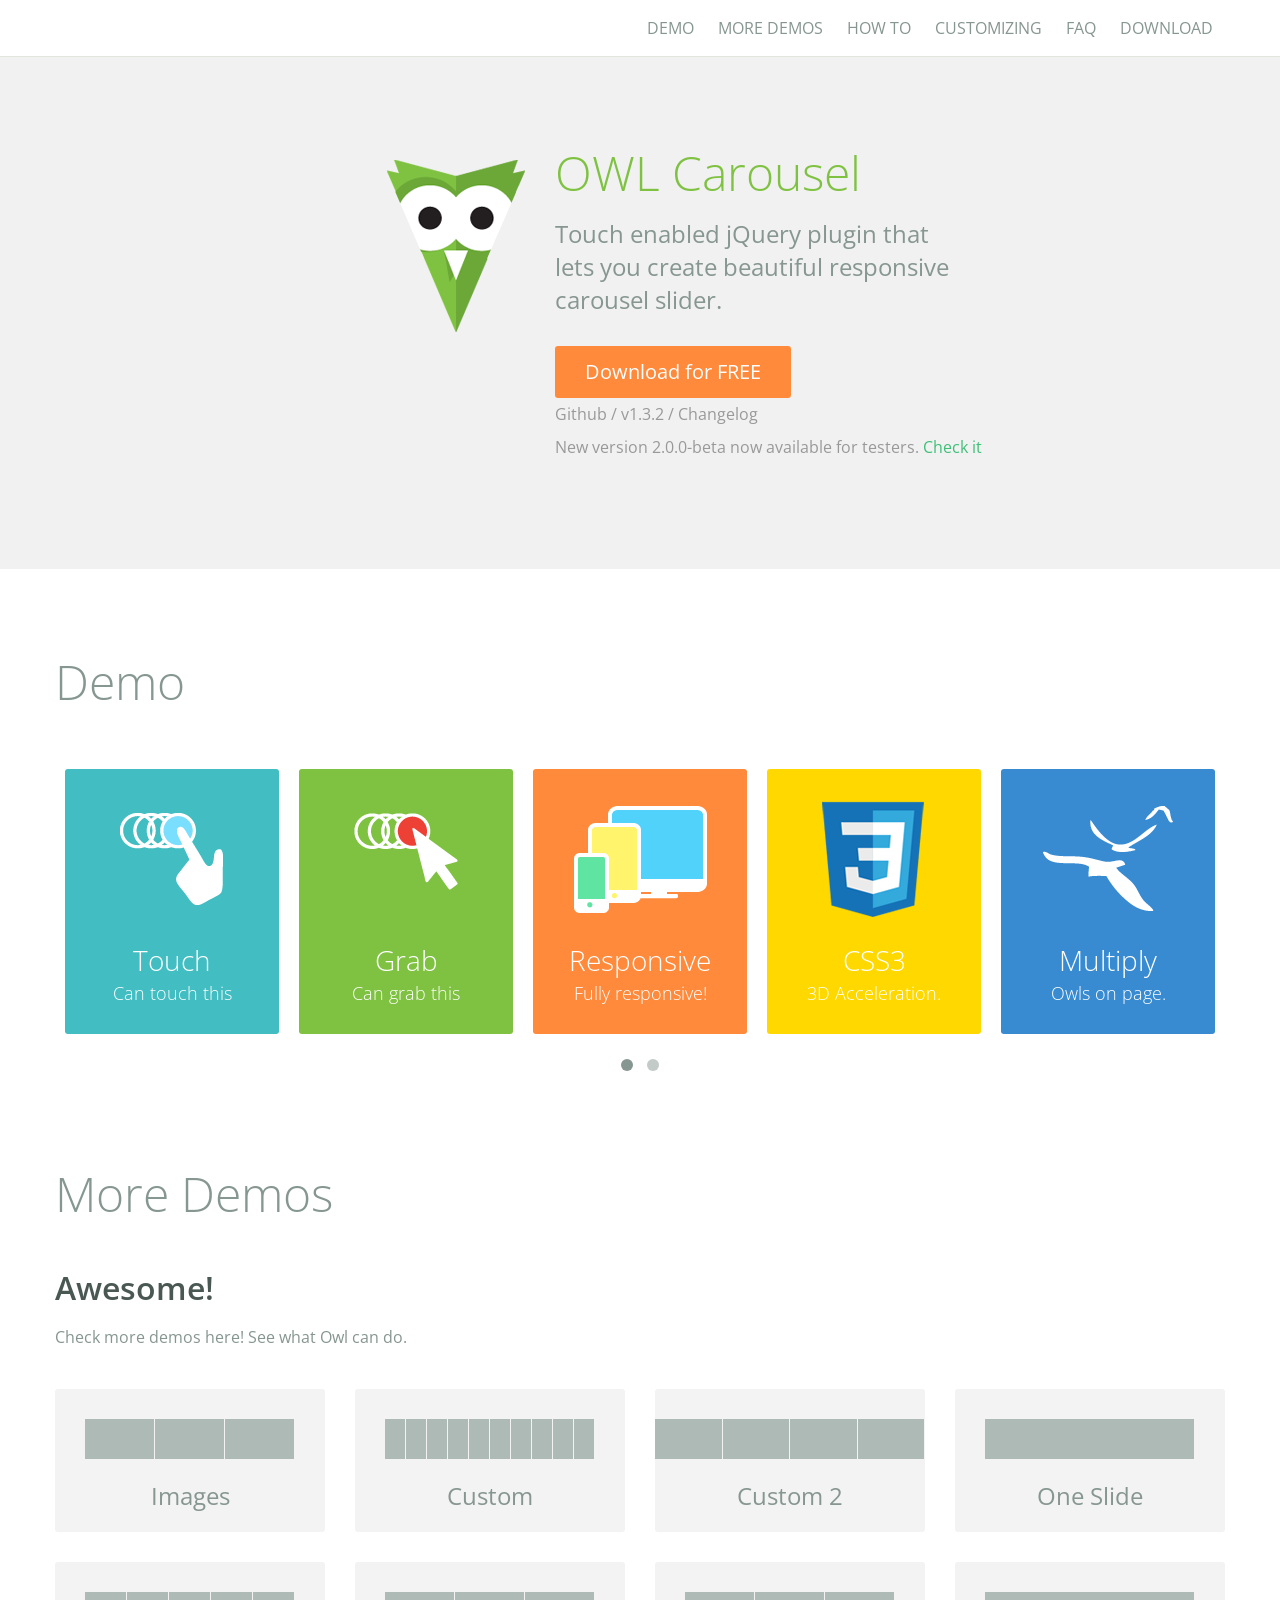
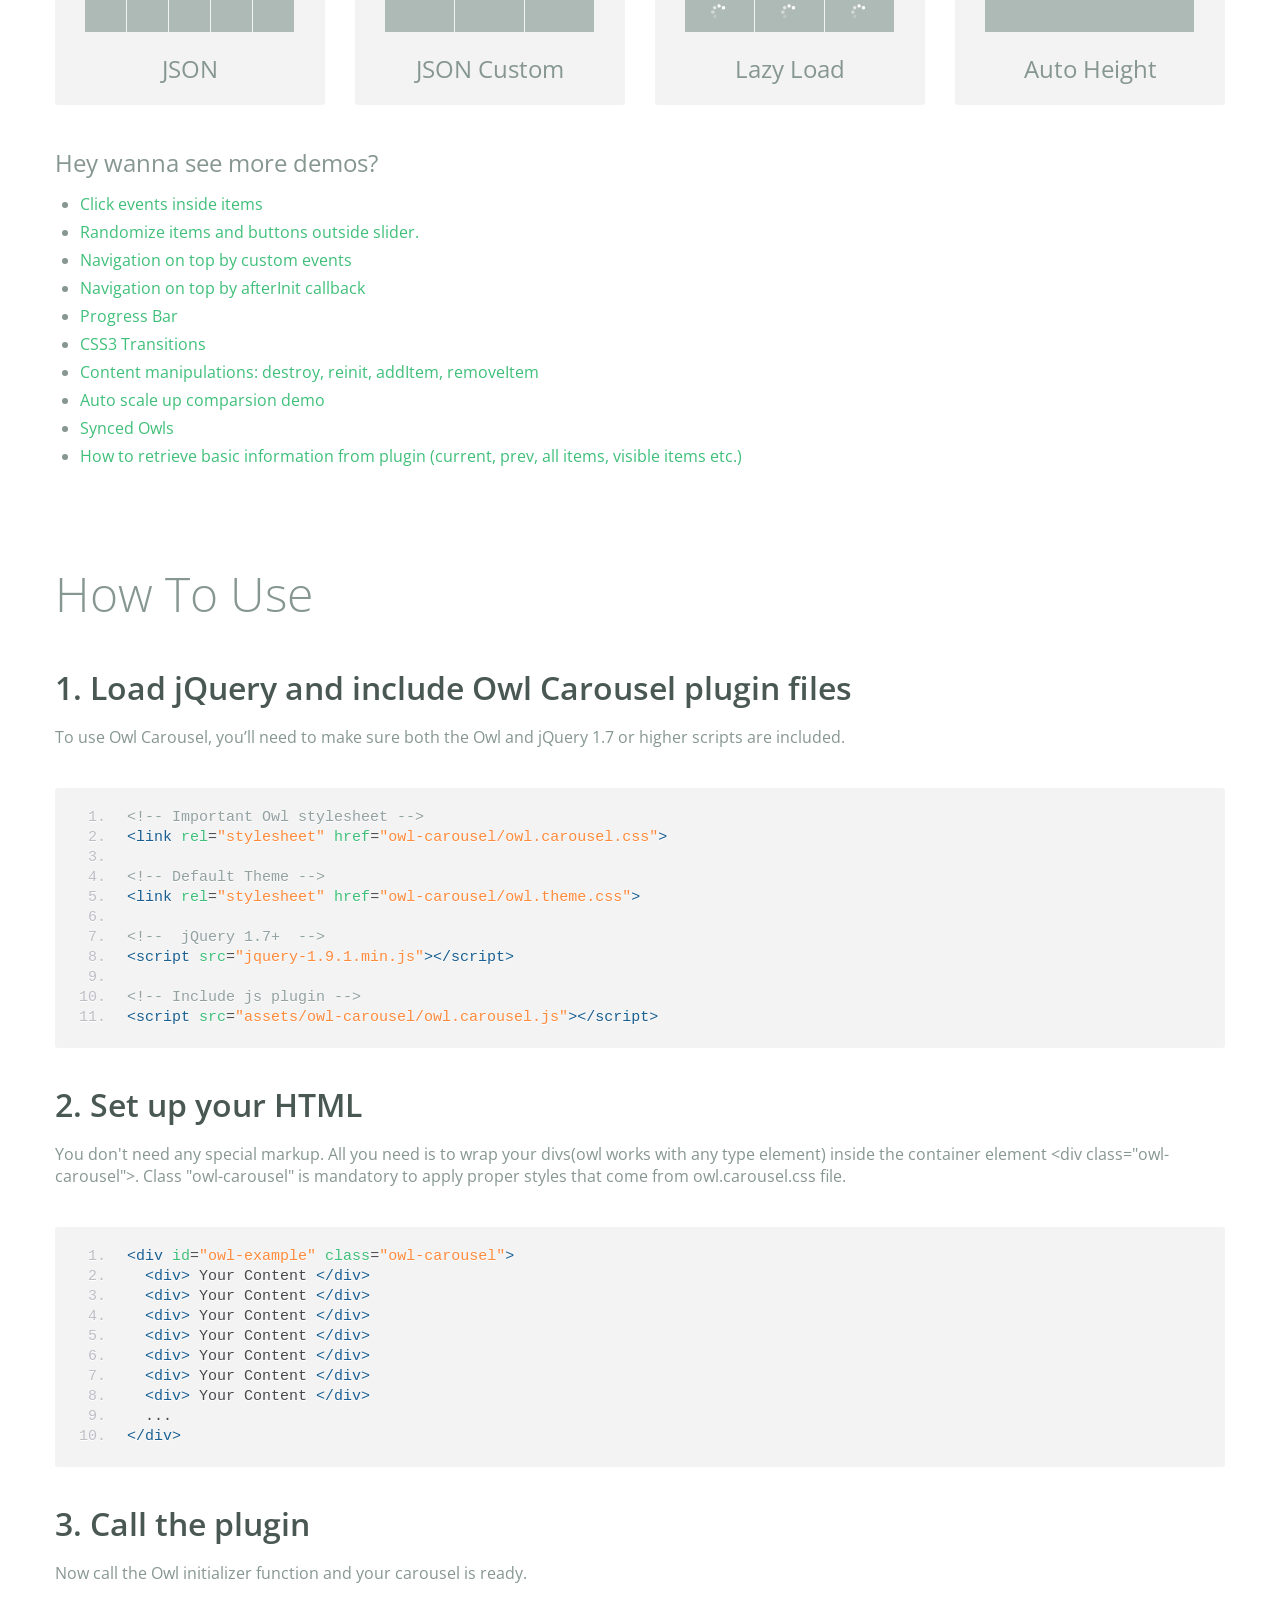
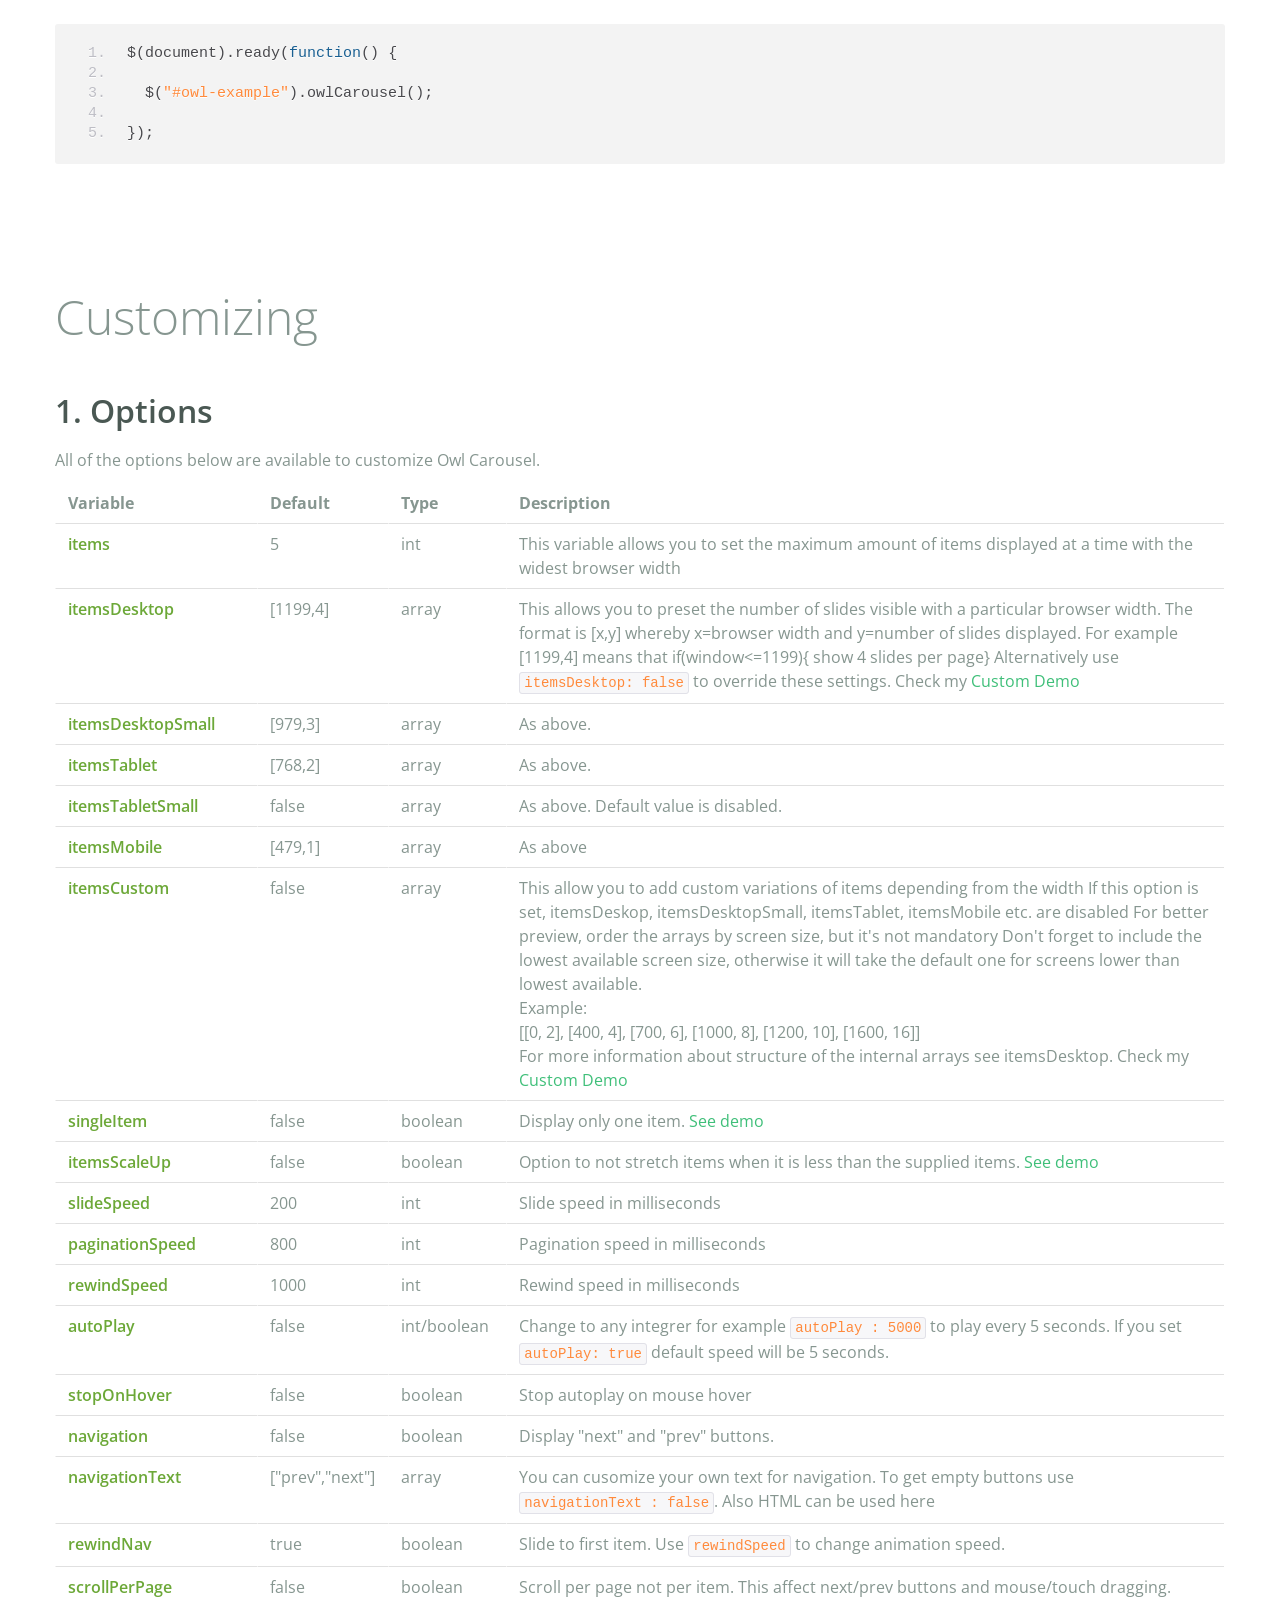
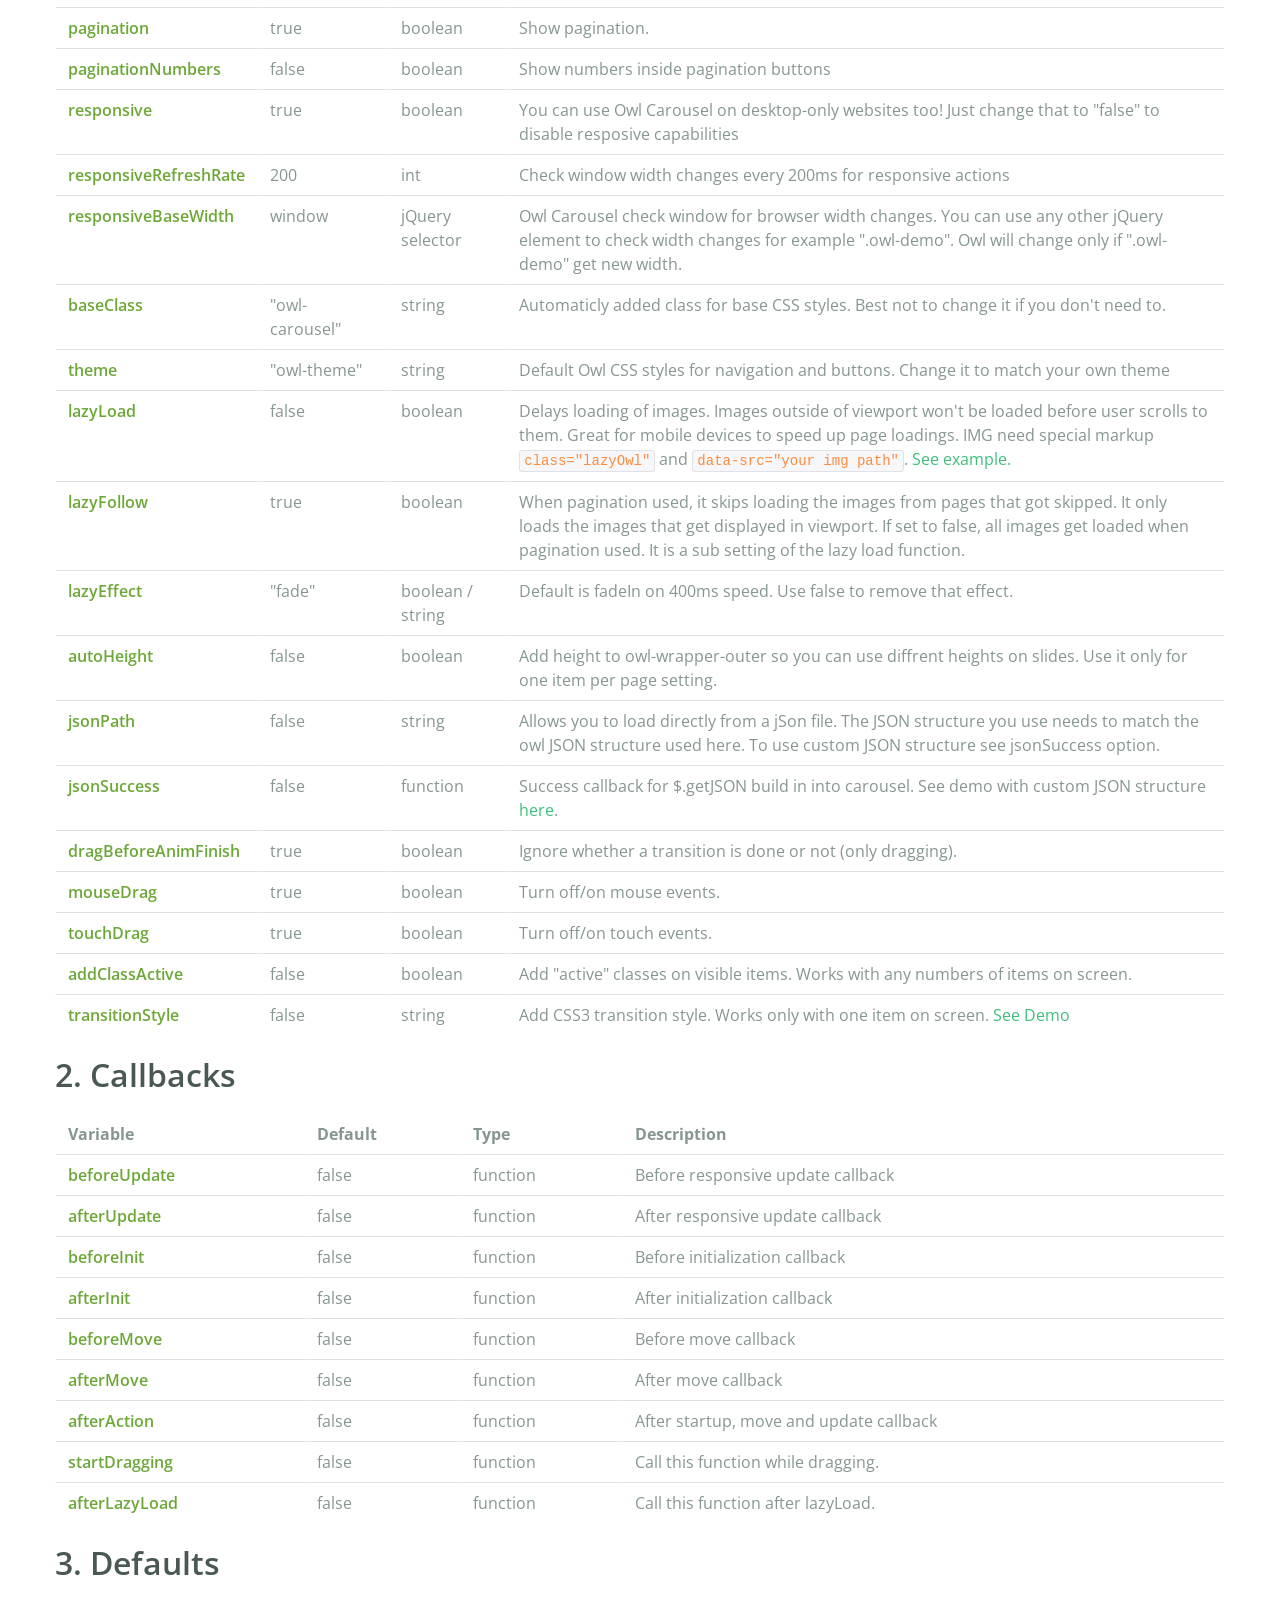
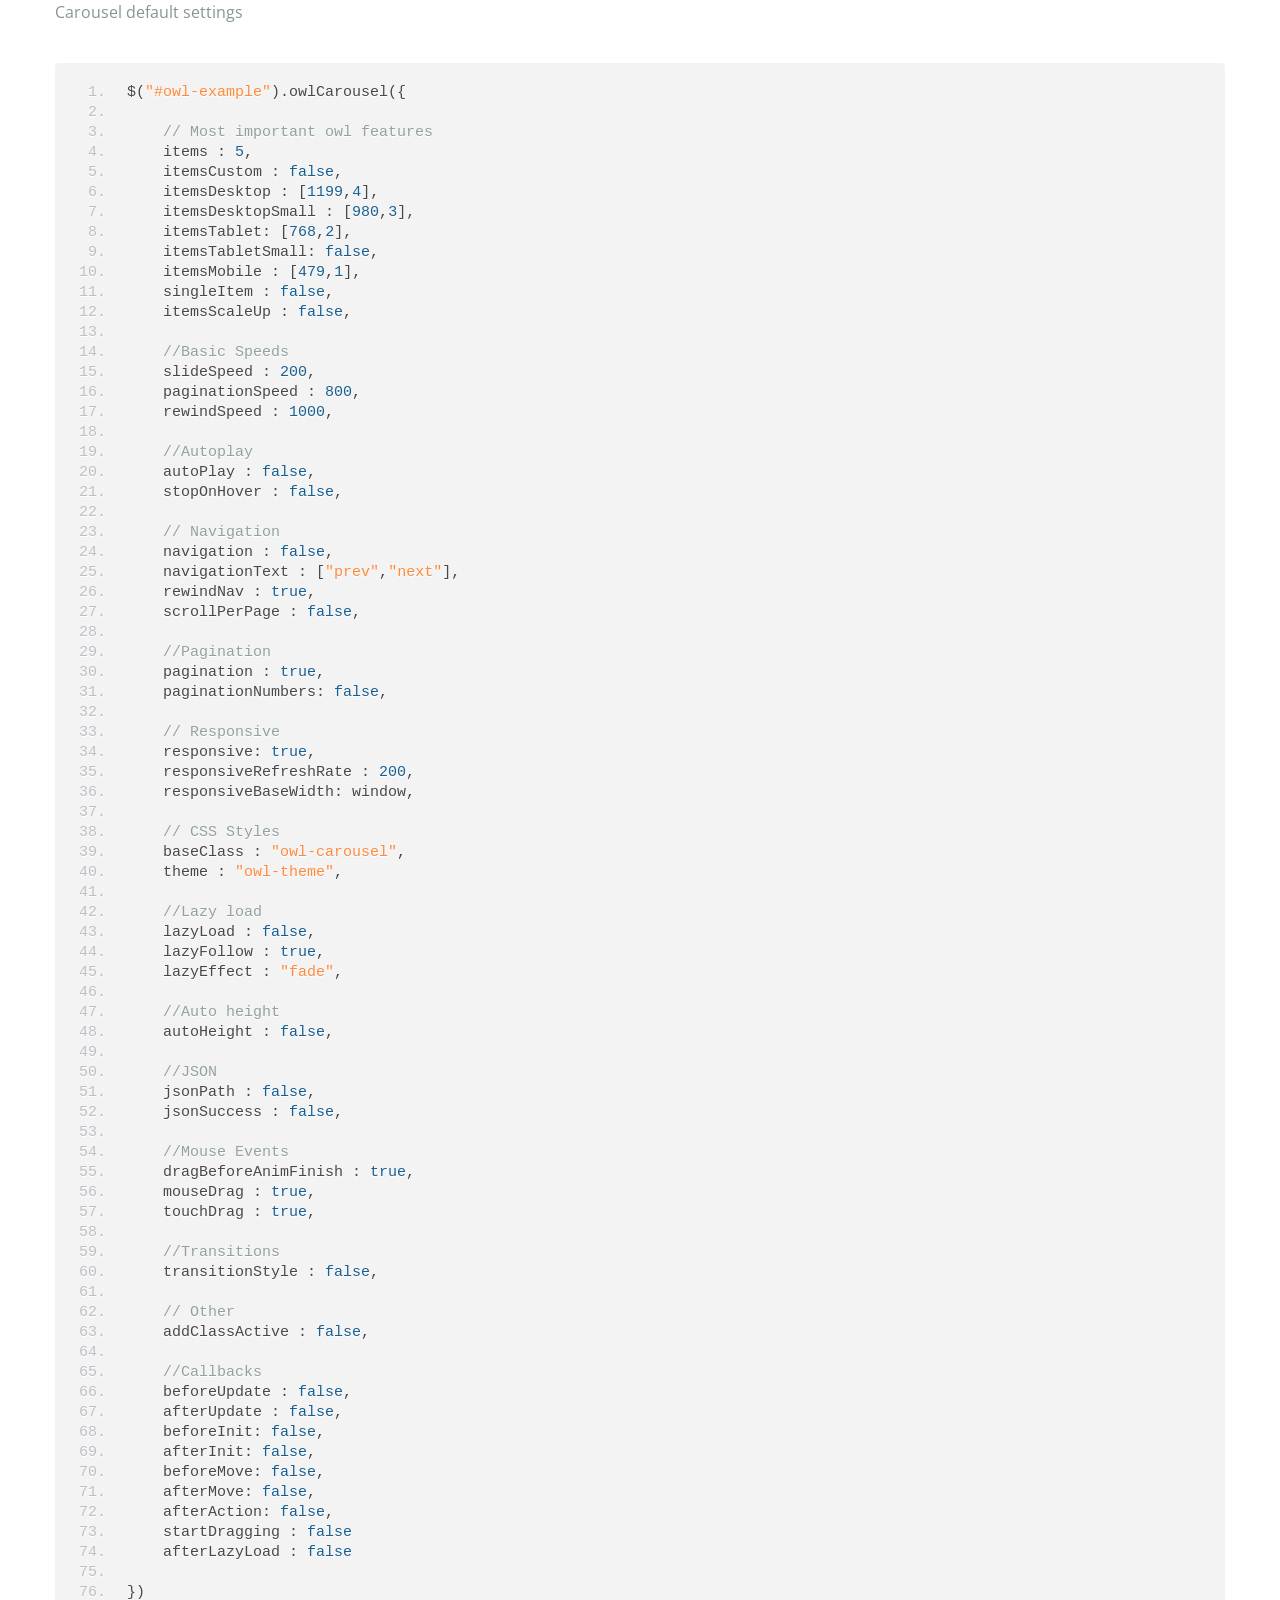
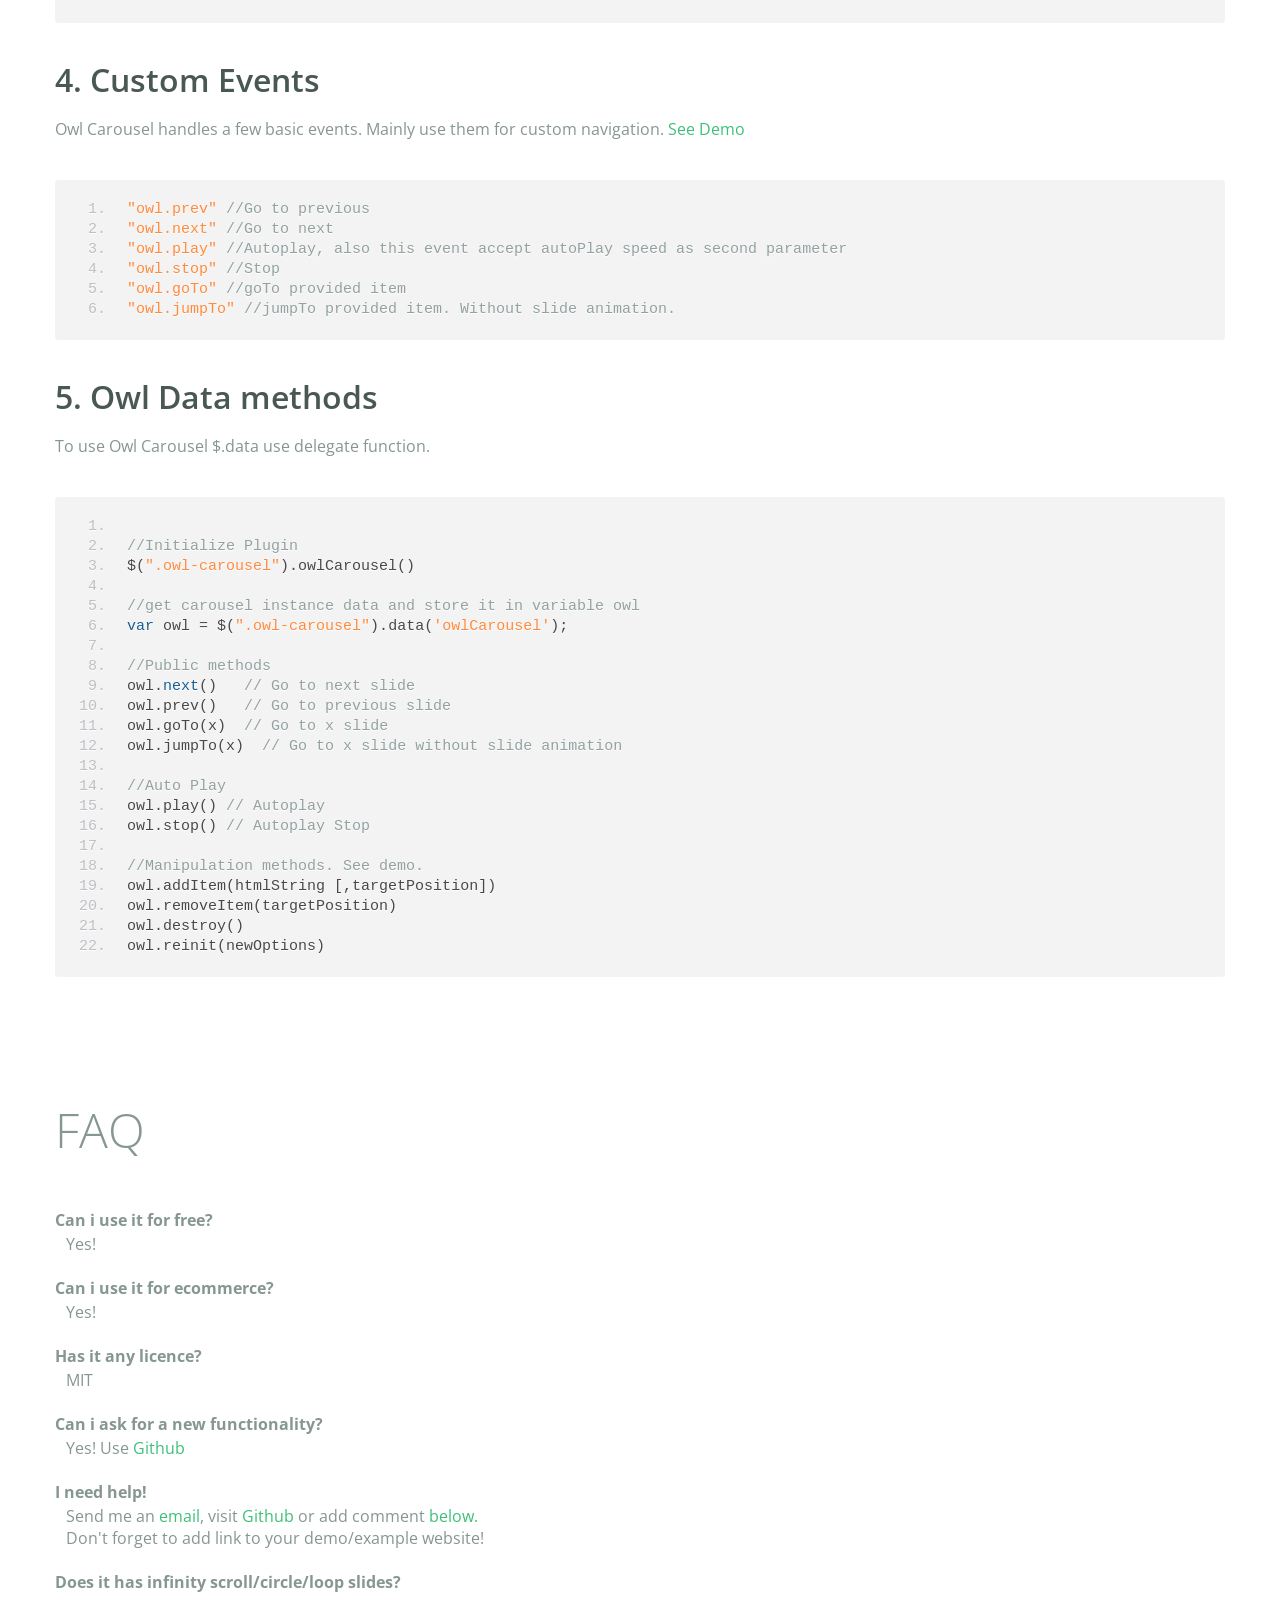
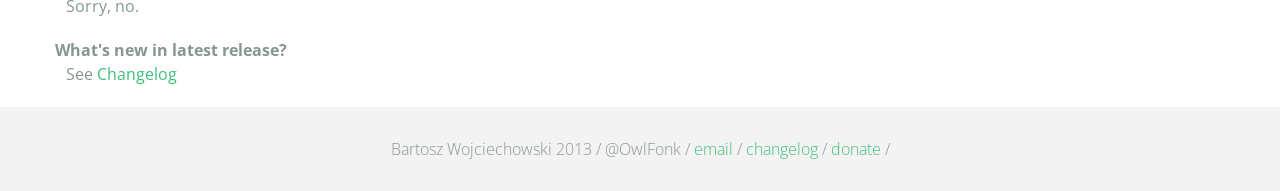
<file: Arjuna-Responsive Admin template/plugins/owl.carousel/index.html>
<!DOCTYPE html>
<html lang="en">
  <head>
    <meta charset="utf-8">
    <title>Owl Carousel</title>
    <meta name="viewport" content="width=device-width, initial-scale=1.0">
    <meta name="description" content="jQuery Responsive Carousel - Owl Carusel">
    <meta name="author" content="Bartosz Wojciechowski">
    <meta name="keywords" content="HTML,CSS,JSON,JavaScript, jQuery, Responsive, Design, Owl, Carousel, Free">

    <link href='http://fonts.googleapis.com/css?family=Open+Sans:400italic,400,300,600,700' rel='stylesheet' type='text/css'>
    <link href="assets/css/bootstrapTheme.css" rel="stylesheet">
    <link href="assets/css/custom.css" rel="stylesheet">

    <!-- Owl Carousel Assets -->
    <link href="owl-carousel/owl.carousel.css" rel="stylesheet">
    <link href="owl-carousel/owl.theme.css" rel="stylesheet">

    <!-- Prettify -->
    <link href="assets/js/google-code-prettify/prettify.css" rel="stylesheet">

    <!-- Le fav and touch icons -->
    <link rel="apple-touch-icon-precomposed" sizes="144x144" href="assets/ico/apple-touch-icon-144-precomposed.png">
    <link rel="apple-touch-icon-precomposed" sizes="114x114" href="assets/ico/apple-touch-icon-114-precomposed.png">
      <link rel="apple-touch-icon-precomposed" sizes="72x72" href="assets/ico/apple-touch-icon-72-precomposed.png">
                    <link rel="apple-touch-icon-precomposed" href="assets/ico/apple-touch-icon-57-precomposed.png">
                                   <link rel="shortcut icon" href="assets/ico/favicon.png">
  </head>
  <body>
      <div id="top-nav" class="navbar navbar-fixed-top">
        <div class="navbar-inner">
          <div class="container">
            <button type="button" class="btn btn-navbar" data-toggle="collapse" data-target=".nav-collapse">
            <span class="icon-bar"></span>
            <span class="icon-bar"></span>
            <span class="icon-bar"></span>
          </button>
            <div class="nav-collapse collapse">
            <ul class="nav pull-right">
              <li><a href="#demo">Demo</a></li>
              <li><a href="#more-demos">More Demos</a></li>
              <li><a href="#how-to">How To</a></li>
              <li><a href="#customizing">Customizing</a></li>
              <li><a href="#faq">FAQ</a></li>
              <li><a href="owl.carousel.zip" class="download" data-spy="affix" data-offset-top="450">Download</a></li>
            </ul>
            </div>
          </div>
        </div>
      </div>

      <div id="header">
        <div class="container">
          <div class="row">
            <div class="span5">
                <img class="logo" src="assets/img/owl-logo.png" alt="Owl Logo">
              </div>
            <div class="span7">
              <h1>OWL Carousel </h1>
              <h3>Touch enabled jQuery plugin that lets you create beautiful responsive carousel slider.</h3>
              <a class="btn btn-success btn-large" href="owl.carousel.zip">Download for FREE</a>
              <p class="muted"><a class="muted" href="https://github.com/OwlFonk/OwlCarousel">Github</a> / v1.3.2 / <a class="muted" href="changelog.html">Changelog</a></p> 
              <p class="muted">New version 2.0.0-beta now available for testers. <a href="http://www.owlgraphic.com/owlcarousel2/">Check it</a></p>
            </div>
          </div>
        </div>
      </div>

      <div id="demo">
        <div class="container">
          <div class="row">
            <div class="span12">
              <h1>Demo</h1>
            </div>
          </div>

          <div class="row">
            <div class="span12">

              <div id="owl-example" class="owl-carousel">

                <div class="item darkCyan">
                  <img src="assets/img/demo-slides/touch.png" alt="Touch">
                    <h3>Touch</h3>
                    <h4>Can touch this</h4>
                </div>
                <div class="item forestGreen">
                  <img src="assets/img/demo-slides/grab.png" alt="Grab">
                    <h3>Grab</h3>
                    <h4>Can grab this</h4>
                </div>
                <div class="item orange">
                  <img src="assets/img/demo-slides/responsive.png" alt="Responsive">
                    <h3>Responsive</h3>
                    <h4>Fully responsive!</h4>
                </div>

                <div class="item yellow">
                  <img src="assets/img/demo-slides/css3.png" alt="CSS3">
                    <h3>CSS3</h3>
                    <h4>3D Acceleration.</h4>
                </div>

                <div class="item dodgerBlue">
                  <img src="assets/img/demo-slides/multi.png" alt="Multi">
                    <h3>Multiply</h3>
                    <h4>Owls on page.</h4>
                </div>

                <div class="item skyBlue">
                  <img src="assets/img/demo-slides/modern.png" alt="Modern Browsers">
                    <h3>Modern</h3>
                    <h4>Browsers Compatibility</h4>
                </div>

                <div class="item zombieGreen">
                  <img src="assets/img/demo-slides/zombie.png" alt="Zombie Browsers - old ones">
                    <h3>Zombie</h3>
                    <h4>Browsers Compatibility</h4>
                </div>

                <div class="item violet">
                  <img src="assets/img/demo-slides/controls.png" alt="Take Control">
                    <h3>Take Control</h3>
                    <h4>The way you like</h4>
                </div>

                <div class="item yellowLight">
                  <img src="assets/img/demo-slides/feather.png" alt="Light">
                    <h3>Light</h3>
                    <h4>As a feather</h4>
                </div>

                <div class="item steelGray">
                  <img src="assets/img/demo-slides/tons.png" alt="Tons of Opotions">
                    <h3>Tons</h3>
                    <h4>of options</h4>
                </div>

              </div>


            </div>
          </div>

        </div>
      </div>

    <div id="more-demos">
      <div class="container">

        <div class="row">
          <div class="span12">
            <h1>More Demos</h1>
            <h2>Awesome!</h2>
            <p>Check more demos here! See what Owl can do.</p>
          </div>
        </div>

        <div class="row demos-row">
          <div class="span3">
            <a href="demos/images.html" class="demo-box">
              <div class="demo-wrapper demo-images clearfix">
                <div class="demo-slide"><div class="bg"></div></div>
                <div class="demo-slide"><div class="bg"></div></div>
                <div class="demo-slide"><div class="bg"></div></div>
              </div>
              <h3>Images</h3>
            </a>
          </div>

          <div class="span3">
            <a href="demos/custom.html" class="demo-box">
              <div class="demo-wrapper demo-custom clearfix">
                <div class="demo-slide"><div class="bg"></div></div>
                <div class="demo-slide"><div class="bg"></div></div>
                <div class="demo-slide"><div class="bg"></div></div>
                <div class="demo-slide"><div class="bg"></div></div>
                <div class="demo-slide"><div class="bg"></div></div>
                <div class="demo-slide"><div class="bg"></div></div>
                <div class="demo-slide"><div class="bg"></div></div>
                <div class="demo-slide"><div class="bg"></div></div>
                <div class="demo-slide"><div class="bg"></div></div>
                <div class="demo-slide"><div class="bg"></div></div>
              </div>
              <h3>Custom</h3>
            </a>
          </div>

          <div class="span3">
            <a href="demos/itemsCustom.html" class="demo-box">
              <div class="demo-wrapper demo-full clearfix">
                <div class="demo-slide"><div class="bg"></div></div>
                <div class="demo-slide"><div class="bg"></div></div>
                <div class="demo-slide"><div class="bg"></div></div>
                <div class="demo-slide"><div class="bg"></div></div>
              </div>
              <h3>Custom 2</h3>
            </a>
          </div>

          <div class="span3">
            <a href="demos/one.html" class="demo-box">
              <div class="demo-wrapper demo-one clearfix">
                <div class="demo-slide"><div class="bg"></div></div>
              </div>
              <h3>One Slide</h3>
            </a>
          </div>

        </div>
        <div class="row demos-row">
          <div class="span3">
            <a href="demos/json.html" class="demo-box">
              <div class="demo-wrapper demo-Json clearfix">
                <div class="demo-slide"><div class="bg"></div></div>
                <div class="demo-slide"><div class="bg"></div></div>
                <div class="demo-slide"><div class="bg"></div></div>
                <div class="demo-slide"><div class="bg"></div></div>
                <div class="demo-slide"><div class="bg"></div></div>
              </div>
              <h3>JSON</h3>
            </a>
          </div>

          <div class="span3">
            <a href="demos/customJson.html" class="demo-box">
              <div class="demo-wrapper demo-Json-custom clearfix">
                <div class="demo-slide"><div class="bg"></div></div>
                <div class="demo-slide"><div class="bg"></div></div>
                <div class="demo-slide"><div class="bg"></div></div>
              </div>
              <h3>JSON Custom</h3>
            </a>
          </div>

          <div class="span3">
            <a href="demos/lazyLoad.html" class="demo-box">
              <div class="demo-wrapper demo-lazy clearfix">
                <div class="demo-slide"><div class="bg"></div></div>
                <div class="demo-slide"><div class="bg"></div></div>
                <div class="demo-slide"><div class="bg"></div></div>
              </div>
              <h3>Lazy Load</h3>
            </a>
          </div>

          <div class="span3">
            <a href="demos/autoHeight.html" class="demo-box">
              <div class="demo-wrapper demo-height clearfix">
                <div class="demo-slide"><div class="bg"></div></div>
              </div>
              <h3>Auto Height</h3>
            </a>
          </div>

          
        </div>

        <div class="row">
          <div class="span12">
            <h3>Hey wanna see more demos?</h3>
            <ul>
              <li>
                <a href="demos/click.html">Click events inside items</a>
              </li>
              <li>
                <a href="demos/randomOrder.html">Randomize items and buttons outside slider.</a>
              </li>
              <li>
                <a href="demos/navOnTop.html">Navigation on top by custom events</a>
              </li>
              <li>
                <a href="demos/navOnTop2.html">Navigation on top by afterInit callback</a>
              </li>
              <li>
                <a href="demos/progressBar.html">Progress Bar</a>
              </li>
              <li>
                <a href="demos/transitions.html">CSS3 Transitions</a>
              </li>
              <li>
                <a href="demos/manipulations.html">Content manipulations: destroy, reinit, addItem, removeItem</a>
              </li>
              <li>
                <a href="demos/scaleup.html">Auto scale up comparsion demo</a>
              </li>
              <li>
                <a href="demos/sync.html">Synced Owls</a>
              </li>
              <li>
                <a href="demos/owlStatus.html">How to retrieve basic information from plugin (current, prev, all items, visible items etc.)</a>
              </li>
            </ul>
            
          </div>
        </div>


      </div>
    </div>

    <div id="how-to">
      <div class="container">
        <div class="row">
          <div class="span12">
            <h1>How To Use</h1>
            <h2>1. Load jQuery and include Owl Carousel plugin files</h2>
            <p>To use Owl Carousel, you’ll need to make sure both the Owl and jQuery 1.7 or higher scripts are included.</p>
<pre class="pre-show prettyprint linenums">
&lt;!-- Important Owl stylesheet --&gt;
&lt;link rel="stylesheet" href="owl-carousel/owl.carousel.css"&gt;

&lt;!-- Default Theme --&gt;
&lt;link rel="stylesheet" href="owl-carousel/owl.theme.css"&gt;

&lt;!--  jQuery 1.7+  --&gt;
&lt;script src="jquery-1.9.1.min.js"&gt;&lt;/script&gt;

&lt;!-- Include js plugin --&gt;
&lt;script src="assets/owl-carousel/owl.carousel.js"&gt;&lt;/script&gt;
</pre>
          <h2>2. Set up your HTML</h2>
          <p>You don't need any special markup. All you need is to wrap your divs(owl works with any type element) inside the container element &lt;div class="owl-carousel"&gt;. Class "owl-carousel" is mandatory to apply proper styles that come from owl.carousel.css file.</p>
<pre class="pre-show prettyprint linenums">
&lt;div id="owl-example" class="owl-carousel"&gt;
  &lt;div&gt; Your Content &lt;/div&gt;
  &lt;div&gt; Your Content &lt;/div&gt;
  &lt;div&gt; Your Content &lt;/div&gt;
  &lt;div&gt; Your Content &lt;/div&gt;
  &lt;div&gt; Your Content &lt;/div&gt;
  &lt;div&gt; Your Content &lt;/div&gt;
  &lt;div&gt; Your Content &lt;/div&gt;
  ...
&lt;/div>
</pre>    
          <h2>3. Call the plugin</h2>
          <p>Now call the Owl initializer function and your carousel is ready.</p>
<pre class="pre-show prettyprint linenums">
$(document).ready(function() {

  $("#owl-example").owlCarousel();

});
</pre>  
          </div>
        </div>
      </div>
    </div>


    <div id="customizing">
      <div class="container">
        <div class="row">
          <div class="span12">
            <h1>Customizing</h1>
            <h2>1. Options</h2>
            <p>All of the options below are available to customize Owl Carousel.</p> 
            <table class="table hp-table table-bordered table-striped">
              <thead>
                <tr>
                  <th>Variable</th>
                  <th>Default</th>
                  <th>Type</th>
                  <th>Description</th>
                </tr>
              </thead>
              <tbody>
                <tr>
                  <td><span class="text-emp">items</span></td>
                  <td>5</td>
                  <td>int</td>
                  <td>This variable allows you to set the maximum amount of items displayed at a time with the widest browser width</td>
                </tr>
                 <tr>
                  <td><span class="text-emp">itemsDesktop</span></td>
                  <td>[1199,4]</td>
                  <td>array</td>
                  <td>This allows you to preset the number of slides visible with a particular browser width. The format is [x,y] whereby x=browser width and y=number of slides displayed. For example [1199,4] means that if(window&lt;=1199){ show 4 slides per page}
                    Alternatively use <code>itemsDesktop: false</code> to override these settings. Check my <a href="demos/custom.html">Custom Demo</a></td>
                </tr>
                <tr>
                  <td><span class="text-emp">itemsDesktopSmall</span></td>
                  <td>[979,3]</td>
                  <td>array</td>
                  <td>As above.</td>
                </tr>
                <tr>
                  <td><span class="text-emp">itemsTablet</span></td>
                  <td>[768,2]</td>
                  <td>array</td>
                  <td>As above.</td>
                </tr>
                <tr>
                  <td><span class="text-emp">itemsTabletSmall</span></td>
                  <td>false</td>
                  <td>array</td>
                  <td>As above. Default value is disabled.</td>
                </tr>
                <tr>
                  <td><span class="text-emp">itemsMobile</span></td>
                  <td>[479,1]</td>
                  <td>array</td>
                  <td>As above</td>
                </tr>
                <tr>
                  <td><span class="text-emp">itemsCustom</span></td>
                  <td>false</td>
                  <td>array</td>
                  <td>
                    This allow you to add custom variations of items depending from the width
                    If this option is set, itemsDeskop, itemsDesktopSmall, itemsTablet, itemsMobile etc. are disabled
                    For better preview, order the arrays by screen size, but it's not mandatory
                    Don't forget to include the lowest available screen size, otherwise it will take the default one for screens lower than lowest available.
                    <br />Example:<br /> [[0, 2], [400, 4], [700, 6], [1000, 8], [1200, 10], [1600, 16]]<br />
                    For more information about structure of the internal arrays see itemsDesktop. Check my <a href="demos/custom.html">Custom Demo</a></td>
                </tr>
                <tr>
                  <td><span class="text-emp">singleItem</span></td>
                  <td>false</td>
                  <td>boolean</td>
                  <td>Display only one item. <a href="demos/one.html">See demo</a></td>
                </tr>
                <tr>
                  <td><span class="text-emp">itemsScaleUp</span></td>
                  <td>false</td>
                  <td>boolean</td>
                  <td>Option to not stretch items when it is less than the supplied items. <a href="demos/scaleup.html">See demo</a></td>
                </tr>
                <tr>
                  <td><span class="text-emp">slideSpeed</span></td>
                  <td>200</td>
                  <td>int</td>
                  <td>Slide speed in milliseconds</td>
                </tr>
                <tr>
                  <td><span class="text-emp">paginationSpeed</span></td>
                  <td>800</td>
                  <td>int</td>
                  <td>Pagination speed in milliseconds</td>
                </tr>
                <tr>
                  <td><span class="text-emp">rewindSpeed</span></td>
                  <td>1000</td>
                  <td>int</td>
                  <td>Rewind speed in milliseconds</td>
                </tr>
                <tr>
                  <td><span class="text-emp">autoPlay</span></td>
                  <td>false</td>
                  <td>int/boolean</td>
                  <td>Change to any integrer for example <code>autoPlay : 5000</code> to play every 5 seconds. If you set <code>autoPlay: true</code> default speed will be 5 seconds.</td>
                </tr>
                <tr>
                <tr>
                  <td><span class="text-emp">stopOnHover</span></td>
                  <td>false</td>
                  <td>boolean</td>
                  <td>Stop autoplay on mouse hover</td>
                </tr>
                <tr>
                <tr>
                  <td><span class="text-emp">navigation</span></td>
                  <td>false</td>
                  <td>boolean</td>
                  <td>Display "next" and "prev" buttons.</td>
                </tr>
                <tr>
                  <td><span class="text-emp">navigationText</span></td>
                  <td>["prev","next"]</td>
                  <td>array</td>
                  <td>You can cusomize your own text for navigation. To get empty buttons use <code>navigationText : false</code>. Also HTML can be used here</td>
                </tr>
                <tr>
                  <td><span class="text-emp">rewindNav</span></td>
                  <td>true</td>
                  <td>boolean</td>
                  <td>Slide to first item. Use <code>rewindSpeed</code> to change animation speed. </td>
                </tr>
                <tr>
                  <td><span class="text-emp">scrollPerPage</span></td>
                  <td>false</td>
                  <td>boolean</td>
                  <td>Scroll per page not per item. This affect next/prev buttons and mouse/touch dragging.</td>
                </tr>
                <tr>
                  <td><span class="text-emp">pagination</span></td>
                  <td>true</td>
                  <td>boolean</td>
                  <td>Show pagination.</td>
                </tr>
                <tr>
                  <td><span class="text-emp">paginationNumbers</span></td>
                  <td>false</td>
                  <td>boolean</td>
                  <td>Show numbers inside pagination buttons</td>
                </tr>
                <tr>
                  <td><span class="text-emp">responsive</span></td>
                  <td>true</td>
                  <td>boolean</td>
                  <td>You can use Owl Carousel on desktop-only websites too! Just change that to "false" to disable resposive capabilities</td>
                </tr>
                <tr>
                  <td><span class="text-emp">responsiveRefreshRate</span></td>
                  <td>200</td>
                  <td>int</td>
                  <td>Check window width changes every 200ms for responsive actions</td>
                </tr>
                <tr>
                  <td><span class="text-emp">responsiveBaseWidth</span></td>
                  <td>window</td>
                  <td>jQuery selector</td>
                  <td>Owl Carousel check window for browser width changes. You can use any other jQuery element to check width changes for example ".owl-demo". Owl will change only if ".owl-demo" get new width.</td>
                </tr>
                <tr>
                  <td><span class="text-emp">baseClass</span></td>
                  <td>"owl-carousel"</td>
                  <td>string</td>
                  <td>Automaticly added class for base CSS styles. Best not to change it if you don't need to.</td>
                </tr>
                <tr>
                  <td><span class="text-emp">theme</span></td>
                  <td>"owl-theme"</td>
                  <td>string</td>
                  <td>Default Owl CSS styles for navigation and buttons. Change it to match your own theme</td>
                </tr>
                <tr>
                  <td><span class="text-emp">lazyLoad</span></td>
                  <td>false</td>
                  <td>boolean</td>
                  <td>Delays loading of images. Images outside of viewport won't be loaded before user scrolls to them. Great for mobile devices to speed up page loadings. IMG need special markup <code>class="lazyOwl"</code> and <code>data-src="your img path"</code>. <a href="demos/lazyLoad.html">See example.</a></td>
                </tr>
                <tr>
                  <td><span class="text-emp">lazyFollow</span></td>
                  <td>true</td>
                  <td>boolean</td>
                  <td>When pagination used, it skips loading the images from pages that got skipped. It only loads the images that get displayed in viewport. If set to false, all images get loaded when pagination used. It is a sub setting of the lazy load function.</td>
                </tr>
                <tr>
                  <td><span class="text-emp">lazyEffect</span></td>
                  <td>"fade"</td>
                  <td>boolean / string</td>
                  <td>Default is fadeIn on 400ms speed. Use false to remove that effect.</td>
                </tr>
                <tr>
                  <td><span class="text-emp">autoHeight</span></td>
                  <td>false</td>
                  <td>boolean</td>
                  <td>Add height to owl-wrapper-outer so you can use diffrent heights on slides. Use it only for one item per page setting.</td>
                </tr>
                <tr>
                  <td><span class="text-emp">jsonPath</span></td>
                  <td>false</td>
                  <td>string</td>
                  <td>Allows you to load directly from a jSon file. The JSON structure you use needs to match the owl JSON structure used here. To use custom JSON structure see jsonSuccess option.</td>
                </tr>
                <tr>
                  <td><span class="text-emp">jsonSuccess</span></td>
                  <td>false</td>
                  <td>function</td>
                  <td>Success callback for $.getJSON build in into carousel. See demo with custom JSON structure <a href="demos/customJson.html">here</a>. </td>
                </tr>
                <tr>
                  <td><span class="text-emp">dragBeforeAnimFinish</span></td>
                  <td>true</td>
                  <td>boolean</td>
                  <td>Ignore whether a transition is done or not (only dragging).</td>
                </tr>
                <tr>
                  <td><span class="text-emp">mouseDrag</span></td>
                  <td>true</td>
                  <td>boolean</td>
                  <td>Turn off/on mouse events.</td>
                </tr>
                <tr>
                  <td><span class="text-emp">touchDrag</span></td>
                  <td>true</td>
                  <td>boolean</td>
                  <td>Turn off/on touch events.</td>
                </tr>
                <tr>
                  <td><span class="text-emp">addClassActive</span></td>
                  <td>false</td>
                  <td>boolean</td>
                  <td>Add "active" classes on visible items. Works with any numbers of items on screen.</td>
                </tr>
                <tr>
                  <td><span class="text-emp">transitionStyle</span></td>
                  <td>false</td>
                  <td>string</td>
                  <td>Add CSS3 transition style. Works only with one item on screen. <a href="demos/transitions.html">See Demo</a></td>
                </tr>
              </tbody>
            </table>
            <h2>2. Callbacks</h2>
            <table class="table hp-table table-bordered table-striped">
              <thead>
                <tr>
                  <th>Variable</th>
                  <th>Default</th>
                  <th>Type</th>
                  <th>Description</th>
                </tr>
              </thead>
              <tbody>
                <tr>
                  <td><span class="text-emp">beforeUpdate</span></td>
                  <td>false</td>
                  <td>function</td>
                  <td>Before responsive update callback</td>
                </tr>
                <tr>
                  <td><span class="text-emp">afterUpdate</span></td>
                  <td>false</td>
                  <td>function</td>
                  <td>After responsive update callback</td>
                </tr>
                <tr>
                  <td><span class="text-emp">beforeInit</span></td>
                  <td>false</td>
                  <td>function</td>
                  <td>Before initialization callback</td>
                </tr>
                <tr>
                  <td><span class="text-emp">afterInit</span></td>
                  <td>false</td>
                  <td>function</td>
                  <td>After initialization callback</td>
                </tr>
                <tr>
                  <td><span class="text-emp">beforeMove</span></td>
                  <td>false</td>
                  <td>function</td>
                  <td>Before move callback</td>
                </tr>
                <tr>
                  <td><span class="text-emp">afterMove</span></td>
                  <td>false</td>
                  <td>function</td>
                  <td>After move callback</td>
                </tr>
                <tr>
                  <td><span class="text-emp">afterAction</span></td>
                  <td>false</td>
                  <td>function</td>
                  <td>After startup, move and update callback</td>
                </tr>
                <tr>
                  <td><span class="text-emp">startDragging</span></td>
                  <td>false</td>
                  <td>function</td>
                  <td>Call this function while dragging.</td>
                </tr>
                <tr>
                  <td><span class="text-emp">afterLazyLoad</span></td>
                  <td>false</td>
                  <td>function</td>
                  <td>Call this function after lazyLoad.</td>
                </tr>
              </tbody>
            </table>

              <h2>3. Defaults</h2>
              <p>Carousel default settings</p>
<pre class="pre-show prettyprint linenums">
$("#owl-example").owlCarousel({

    // Most important owl features
    items : 5,
    itemsCustom : false,
    itemsDesktop : [1199,4],
    itemsDesktopSmall : [980,3],
    itemsTablet: [768,2],
    itemsTabletSmall: false,
    itemsMobile : [479,1],
    singleItem : false,
    itemsScaleUp : false,

    //Basic Speeds
    slideSpeed : 200,
    paginationSpeed : 800,
    rewindSpeed : 1000,

    //Autoplay
    autoPlay : false,
    stopOnHover : false,

    // Navigation
    navigation : false,
    navigationText : ["prev","next"],
    rewindNav : true,
    scrollPerPage : false,

    //Pagination
    pagination : true,
    paginationNumbers: false,

    // Responsive 
    responsive: true,
    responsiveRefreshRate : 200,
    responsiveBaseWidth: window,

    // CSS Styles
    baseClass : "owl-carousel",
    theme : "owl-theme",

    //Lazy load
    lazyLoad : false,
    lazyFollow : true,
    lazyEffect : "fade",

    //Auto height
    autoHeight : false,

    //JSON 
    jsonPath : false, 
    jsonSuccess : false,

    //Mouse Events
    dragBeforeAnimFinish : true,
    mouseDrag : true,
    touchDrag : true,

    //Transitions
    transitionStyle : false,

    // Other
    addClassActive : false,

    //Callbacks
    beforeUpdate : false,
    afterUpdate : false,
    beforeInit: false, 
    afterInit: false, 
    beforeMove: false, 
    afterMove: false,
    afterAction: false,
    startDragging : false
    afterLazyLoad : false

})
</pre>
              <h2>4. Custom Events</h2>
              <p>Owl Carousel handles a few basic events. Mainly use them for custom navigation. <a href="demos/custom.html">See Demo</a></p>

<pre class="pre-show prettyprint linenums">
"owl.prev" //Go to previous
"owl.next" //Go to next
"owl.play" //Autoplay, also this event accept autoPlay speed as second parameter
"owl.stop" //Stop
"owl.goTo" //goTo provided item
"owl.jumpTo" //jumpTo provided item. Without slide animation.
</pre>

              <h2>5. Owl Data methods</h2>
              <p>To use Owl Carousel $.data use delegate function.</p>
              
<pre class="pre-show prettyprint linenums">

//Initialize Plugin
$(".owl-carousel").owlCarousel()

//get carousel instance data and store it in variable owl
var owl = $(".owl-carousel").data('owlCarousel');

//Public methods
owl.next()   // Go to next slide
owl.prev()   // Go to previous slide
owl.goTo(x)  // Go to x slide
owl.jumpTo(x)  // Go to x slide without slide animation

//Auto Play
owl.play() // Autoplay
owl.stop() // Autoplay Stop

//Manipulation methods. <a href="demos/manipulations.html">See demo.</a>
owl.addItem(htmlString [,targetPosition])
owl.removeItem(targetPosition)
owl.destroy()
owl.reinit(newOptions)
</pre>
          </div>
        </div>
      </div>
    </div>

    <div id="faq" class="container">
      <div class="row">
        <div class="span12">
          <h1>FAQ</h1>
          <dl>
            <dt>Can i use it for free?</dt>
            <dd>Yes!</dd>
            <dt>Can i use it for ecommerce?</dt>
            <dd>Yes!</dd>
            <dt>Has it any licence?</dt>
            <dd>MIT</dd>
            <dt>Can i ask for a new functionality?</dt>
            <dd>Yes! Use <a href="https://github.com/OwlFonk/OwlCarousel">Github</a></dd>
            <dt>I need help!</dt>
            <dd>Send me an <a href="mailto:owl@owlgraphic.com?subject=Hey Owl! I need help">email</a>, visit <a href="https://github.com/OwlFonk/OwlCarousel">Github</a> or add comment <a href="#disqus">below.</a><br>Don't forget to add link to your demo/example website!</dd>
            <dt>Does it has infinity scroll/circle/loop slides?</dt>
            <dd>Sorry, no.</dd>
            <dt>What's new in latest release?</dt>
            <dd>See <a href="changelog.html">Changelog</a></dd>
          </dl>
        </div>
      </div>
    </div>

    <div class="container disqus">
        <div class="row">
          <div class="span12">
            <h1>Disqus</h1>

    <div id="disqus_thread"></div>
    <noscript>Please enable JavaScript to view the <a href="http://disqus.com/?ref_noscript">comments powered by Disqus.</a></noscript>
    <a href="http://disqus.com" class="dsq-brlink">comments powered by <span class="logo-disqus">Disqus</span></a>
      </div>
    </div>
  </div>

    <div id="footer">
      <div class="container">
        <div class="row">
          <div class="span12">
            <h5>Bartosz Wojciechowski 2013 / @OwlFonk / 
            <a href="mailto:owl@owlgraphic.com?subject=Hey Owl!">email</a> / 
            <a href="changelog.html">changelog</a> /
            <a href="https://www.paypal.com/cgi-bin/webscr?cmd=_s-xclick&hosted_button_id=EFSGXZS7V2U9N">donate</a> / 
            <a href="https://twitter.com/share" class="twitter-share-button" data-url="http://owlgraphic.com/owlcarousel/" data-text="Awesome jQuery Owl Carousel Responsive Plugin" data-via="OwlFonk" data-count="none" data-hashtags="owlcarousel"></a>
            <script>
            var owldomain = window.location.hostname.indexOf("owlgraphic");
            if(owldomain !== -1){
              !function(d,s,id){var js,fjs=d.getElementsByTagName(s)[0],p=/^http:/.test(d.location)?'http':'https';if(!d.getElementById(id)){js=d.createElement(s);js.id=id;js.src=p+'://platform.twitter.com/widgets.js';fjs.parentNode.insertBefore(js,fjs);}}(document, 'script', 'twitter-wjs');
            }
            </script>
            </h5>
          </div>
        </div>
      </div>
    </div>


    <script src="assets/js/jquery-1.9.1.min.js"></script>
    <script src="owl-carousel/owl.carousel.min.js"></script>

    <!-- Frontpage Demo -->
    <script>

    $(document).ready(function($) {
      $("#owl-example").owlCarousel();
    });


    $("body").data("page", "frontpage");

    </script>
    <script src="assets/js/bootstrap-collapse.js"></script>
    <script src="assets/js/bootstrap-transition.js"></script>

    <script src="assets/js/google-code-prettify/prettify.js"></script>
	  <script src="assets/js/application.js"></script>

    <script type="text/javascript">
    jQuery(function($){
      var disqus_loaded = false;
      var top = $("#faq").offset().top; 
      var owldomain = window.location.hostname.indexOf("owlgraphic");
      var comments = window.location.href.indexOf("comment");

      if(owldomain !== -1){
        function check(){
          if ( (!disqus_loaded && $(window).scrollTop() + $(window).height() > top) || (comments !== -1) ){
            $(window).off( "scroll" )
            disqus_loaded = true;
            /* * * CONFIGURATION VARIABLES: EDIT BEFORE PASTING INTO YOUR WEBPAGE * * */
            var disqus_shortname = 'owlcarousel'; // required: replace example with your forum shortname
            var disqus_identifier = 'OWL Carousel';
            //var disqus_url = 'http://owlgraphic.com/owlcarousel/';
            /* * * DON'T EDIT BELOW THIS LINE * * */
            (function() {
                var dsq = document.createElement('script'); dsq.type = 'text/javascript'; dsq.async = true;
                dsq.src = '//' + disqus_shortname + '.disqus.com/embed.js';
                (document.getElementsByTagName('head')[0] || document.getElementsByTagName('body')[0]).appendChild(dsq);
            })();
          }
        }
        $(window).on( "scroll", check )
        check();
      } else {
        $('.disqus').hide();
      }
    });
    </script>

    <script>
    var owldomain = window.location.hostname.indexOf("owlgraphic");
    if(owldomain !== -1){
      (function(i,s,o,g,r,a,m){i['GoogleAnalyticsObject']=r;i[r]=i[r]||function(){
      (i[r].q=i[r].q||[]).push(arguments)},i[r].l=1*new Date();a=s.createElement(o),
      m=s.getElementsByTagName(o)[0];a.async=1;a.src=g;m.parentNode.insertBefore(a,m)
      })(window,document,'script','//www.google-analytics.com/analytics.js','ga');

      ga('create', 'UA-41541058-1', 'owlgraphic.com');
      ga('send', 'pageview');
    }
    </script>

  </body>
</html>
</file>
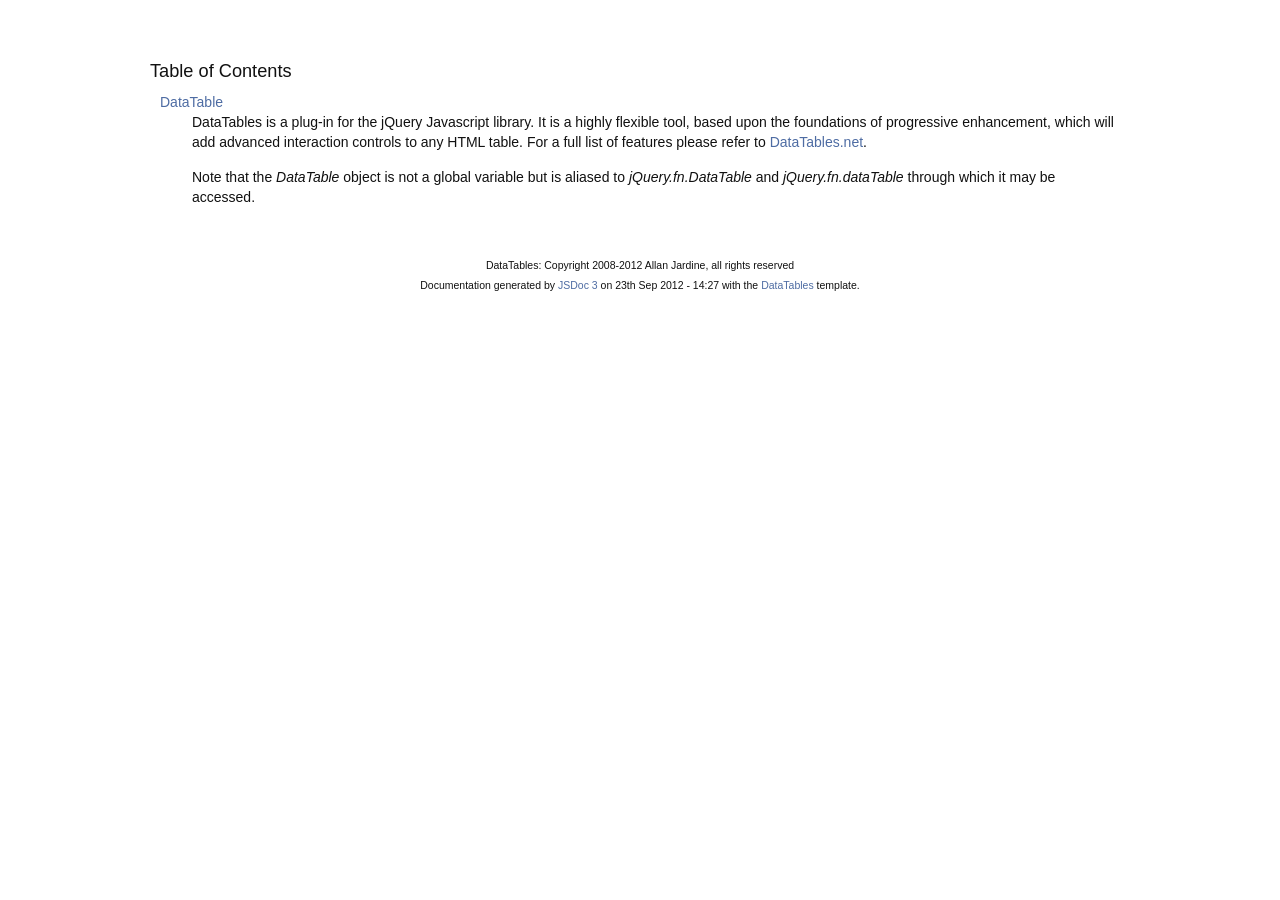
<file: Arjuna-Responsive Admin template/plugins/advanced-datatable/docs/index.html>
<!DOCTYPE HTML PUBLIC "-//W3C//DTD HTML 4.01//EN" "http://www.w3.org/TR/html4/strict.dtd">
<html>
	<head>
		<meta http-equiv="Content-type" content="text/html; charset=utf-8">
		<title>Table of Contents - documentation</title>
  
		<style type="text/css" media="screen">
			@import "media/css/doc.css";
			@import "media/css/shCore.css";
			@import "media/css/shThemeDataTables.css";
		</style>
	
		<script type="text/javascript" src="media/js/shCore.js"></script>
		<script type="text/javascript" src="media/js/shBrushJScript.js"></script>
		<script type="text/javascript" src="media/js/jquery.js"></script>
		<script type="text/javascript" src="media/js/doc.js"></script>
	</head>
	<body>
		<div class="fw_container">
			<a name="top"></a>
			<div class="fw_header">
			</div>

			<div class="fw_content">
				<h3 class="subsection-title">Table of Contents</h3>
				<dl>
					<dt><a href="DataTable.html">DataTable</a></dt><dd><p>DataTables is a plug-in for the jQuery Javascript library. It is a 
highly flexible tool, based upon the foundations of progressive 
enhancement, which will add advanced interaction controls to any 
HTML table. For a full list of features please refer to
<a href="http://datatables.net">DataTables.net</a>.</p>

<p>Note that the <i>DataTable</i> object is not a global variable but is
aliased to <i>jQuery.fn.DataTable</i> and <i>jQuery.fn.dataTable</i> through which 
it may be  accessed.</p></dd>
				</dl>
   			</div>
		</div>

		<div class="fw_footer">
			DataTables: Copyright 2008-2012 Allan Jardine, all rights reserved<br>

			Documentation generated by <a href="https://github.com/micmath/JSDoc">JSDoc 3</a> on
			23th Sep 2012 - 14:27
			with the <a href="http://datatables.net/">DataTables</a> template.
		</div>
	</body>
</html>
</file>
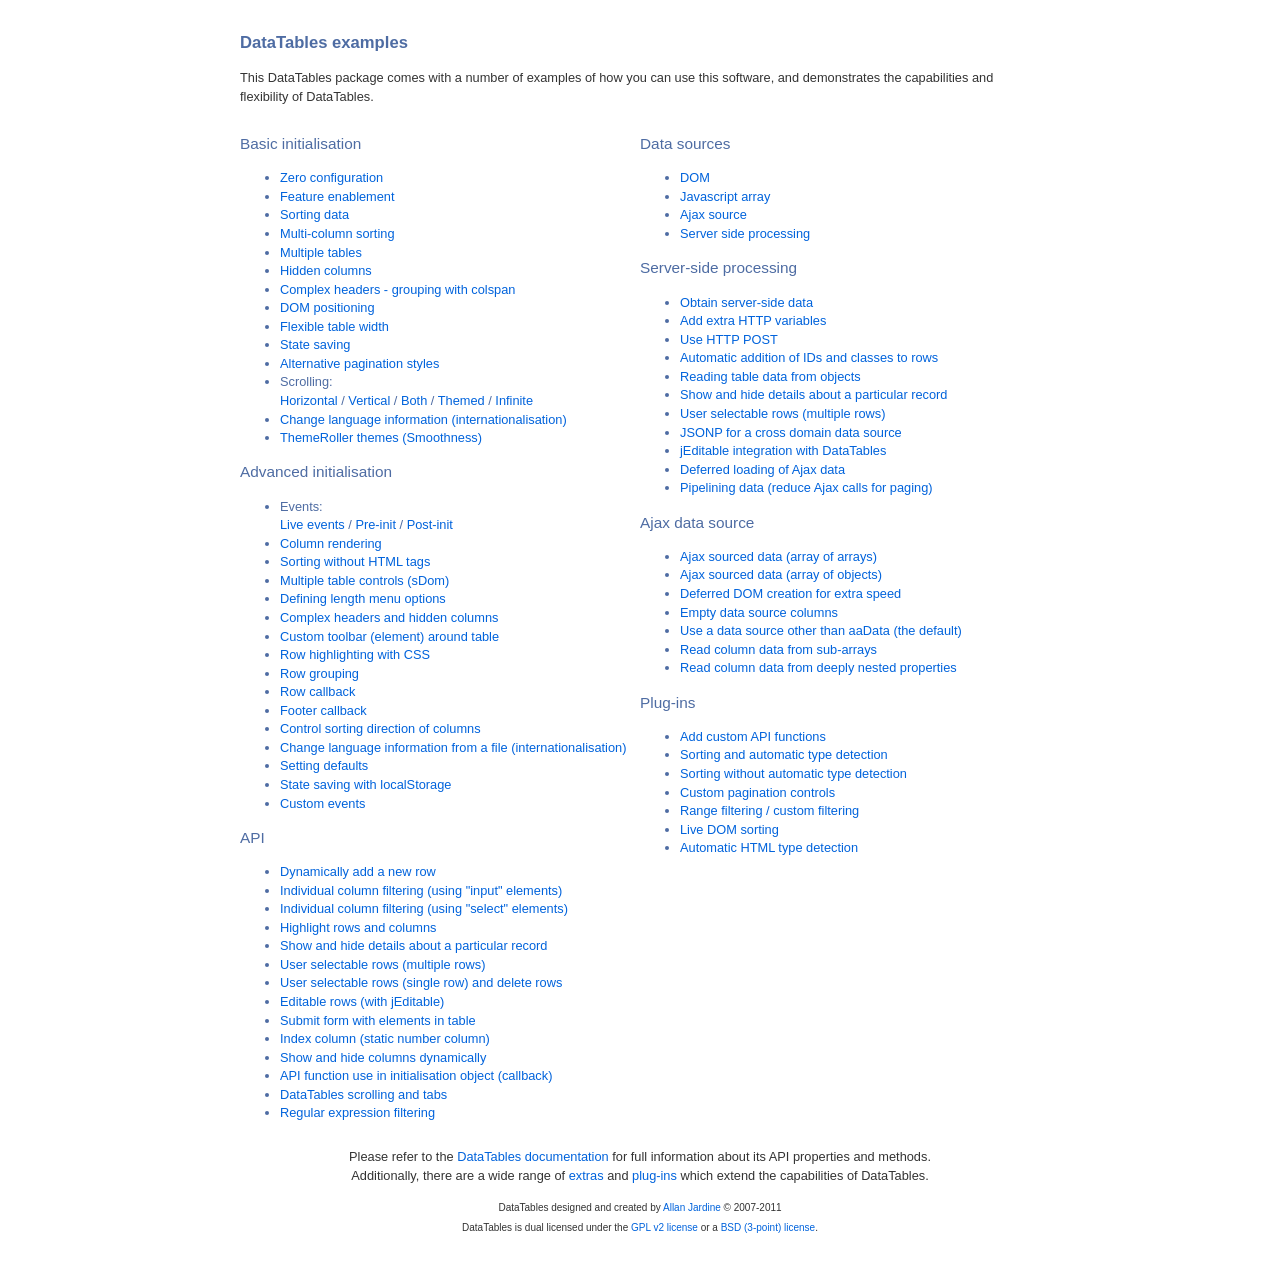
<file: Arjuna-Responsive Admin template/plugins/advanced-datatable/examples/index.html>
<!DOCTYPE HTML PUBLIC "-//W3C//DTD HTML 4.01//EN" "http://www.w3.org/TR/html4/strict.dtd">
<html>
	<head>
		<meta http-equiv="content-type" content="text/html; charset=utf-8" />
		<link rel="shortcut icon" type="image/ico" href="http://www.datatables.net/favicon.ico" />
		
		<title>DataTables example</title>
		<style type="text/css" title="currentStyle">
			@import "../media/css/demo_page.css";
			@import "../media/css/demo_table.css";
		</style>
	</head>
	<body id="dt_example">
		<div id="container">
			<div class="full_width big">
				DataTables examples
			</div>
			
			<p>This DataTables package comes with a number of examples of how you can use this software, and demonstrates the capabilities and flexibility of DataTables.</p>
			
			<div class="demo_links">
				<h2>Basic initialisation</h2>
				<ul>
					<li><a href="basic_init/zero_config.html">Zero configuration</a></li>
					<li><a href="basic_init/filter_only.html">Feature enablement</a></li>
					<li><a href="basic_init/table_sorting.html">Sorting data</a></li>
					<li><a href="basic_init/multi_col_sort.html">Multi-column sorting</a></li>
					<li><a href="basic_init/multiple_tables.html">Multiple tables</a></li>
					<li><a href="basic_init/hidden_columns.html">Hidden columns</a></li>
					<li><a href="basic_init/complex_header.html">Complex headers - grouping with colspan</a></li>
					<li><a href="basic_init/dom.html">DOM positioning</a></li>
					<li><a href="basic_init/flexible_width.html">Flexible table width</a></li>
					<li><a href="basic_init/state_save.html">State saving</a></li>
					<li><a href="basic_init/alt_pagination.html">Alternative pagination styles</a></li>
					<li>Scrolling: <br>
						<a href="basic_init/scroll_x.html">Horizontal</a> / 
						<a href="basic_init/scroll_y.html">Vertical</a> / 
						<a href="basic_init/scroll_xy.html">Both</a> / 
						<a href="basic_init/scroll_y_theme.html">Themed</a> / 
						<a href="basic_init/scroll_y_infinite.html">Infinite</a>
					</li>
					<li><a href="basic_init/language.html">Change language information (internationalisation)</a></li>
					<li><a href="basic_init/themes.html">ThemeRoller themes (Smoothness)</a></li>
				</ul>
				
				<h2>Advanced initialisation</h2>
				<ul>
					<li>Events: <br>
						<a href="advanced_init/events_live.html">Live events</a> / 
						<a href="advanced_init/events_pre_init.html">Pre-init</a> / 
						<a href="advanced_init/events_post_init.html">Post-init</a>
					</li>
					<li><a href="advanced_init/column_render.html">Column rendering</a></li>
					<li><a href="advanced_init/html_sort.html">Sorting without HTML tags</a></li>
					<li><a href="advanced_init/dom_multiple_elements.html">Multiple table controls (sDom)</a></li>
					<li><a href="advanced_init/length_menu.html">Defining length menu options</a></li>
					<li><a href="advanced_init/complex_header.html">Complex headers and hidden columns</a></li>
					<li><a href="advanced_init/dom_toolbar.html">Custom toolbar (element) around table</a></li>
					<li><a href="advanced_init/highlight.html">Row highlighting with CSS</a></li>
					<li><a href="advanced_init/row_grouping.html">Row grouping</a></li>
					<li><a href="advanced_init/row_callback.html">Row callback</a></li>
					<li><a href="advanced_init/footer_callback.html">Footer callback</a></li>
					<li><a href="advanced_init/sorting_control.html">Control sorting direction of columns</a></li>
					<li><a href="advanced_init/language_file.html">Change language information from a file (internationalisation)</a></li>
					<li><a href="advanced_init/defaults.html">Setting defaults</a></li>
					<li><a href="advanced_init/localstorage.html">State saving with localStorage</a></li>
					<li><a href="advanced_init/dt_events.html">Custom events</a></li>
				</ul>
				
				<h2>API</h2>
				<ul>
					<li><a href="api/add_row.html">Dynamically add a new row</a></li>
					<li><a href="api/multi_filter.html">Individual column filtering (using "input" elements)</a></li>
					<li><a href="api/multi_filter_select.html">Individual column filtering (using "select" elements)</a></li>
					<li><a href="api/highlight.html">Highlight rows and columns</a></li>
					<li><a href="api/row_details.html">Show and hide details about a particular record</a></li>
					<li><a href="api/select_row.html">User selectable rows (multiple rows)</a></li>
					<li><a href="api/select_single_row.html">User selectable rows (single row) and delete rows</a></li>
					<li><a href="api/editable.html">Editable rows (with jEditable)</a></li>
					<li><a href="api/form.html">Submit form with elements in table</a></li>
					<li><a href="api/counter_column.html">Index column (static number column)</a></li>
					<li><a href="api/show_hide.html">Show and hide columns dynamically</a></li>
					<li><a href="api/api_in_init.html">API function use in initialisation object (callback)</a></li>
					<li><a href="api/tabs_and_scrolling.html">DataTables scrolling and tabs</a></li>
					<li><a href="api/regex.html">Regular expression filtering</a></li>
				</ul>
			</div>
			
			<div class="demo_links">
				<h2>Data sources</h2>
				<ul>
					<li><a href="data_sources/dom.html">DOM</a></li>
					<li><a href="data_sources/js_array.html">Javascript array</a></li>
					<li><a href="data_sources/ajax.html">Ajax source</a></li>
					<li><a href="data_sources/server_side.html">Server side processing</a></li>
				</ul>
				
				<h2>Server-side processing</h2>
				<ul>
					<li><a href="server_side/server_side.html">Obtain server-side data</a></li>
					<li><a href="server_side/custom_vars.html">Add extra HTTP variables</a></li>
					<li><a href="server_side/post.html">Use HTTP POST</a></li>
					<li><a href="server_side/ids.html">Automatic addition of IDs and classes to rows</a></li>
					<li><a href="server_side/object_data.html">Reading table data from objects</a></li>
					<li><a href="server_side/row_details.html">Show and hide details about a particular record</a></li>
					<li><a href="server_side/select_rows.html">User selectable rows (multiple rows)</a></li>
					<li><a href="server_side/jsonp.html">JSONP for a cross domain data source</a></li>
					<li><a href="server_side/editable.html">jEditable integration with DataTables</a></li>
					<li><a href="server_side/defer_loading.html">Deferred loading of Ajax data</a></li>
					<li><a href="server_side/pipeline.html">Pipelining data (reduce Ajax calls for paging)</a></li>
				</ul>
				
				<h2>Ajax data source</h2>
				<ul>
					<li><a href="ajax/ajax.html">Ajax sourced data (array of arrays)</a></li>
					<li><a href="ajax/objects.html">Ajax sourced data (array of objects)</a></li>
					<li><a href="ajax/defer_render.html">Deferred DOM creation for extra speed</a></li>
					<li><a href="ajax/null_data_source.html">Empty data source columns</a></li>
					<li><a href="ajax/custom_data_property.html">Use a data source other than aaData (the default)</a></li>
					<li><a href="ajax/objects_subarrays.html">Read column data from sub-arrays</a></li>
					<li><a href="ajax/deep.html">Read column data from deeply nested properties</a></li>
				</ul>
				
				<h2>Plug-ins</h2>
				<ul>
					<li><a href="plug-ins/plugin_api.html">Add custom API functions</a></li>
					<li><a href="plug-ins/sorting_plugin.html">Sorting and automatic type detection</a></li>
					<li><a href="plug-ins/sorting_sType.html">Sorting without automatic type detection</a></li>
					<li><a href="plug-ins/paging_plugin.html">Custom pagination controls</a></li>
					<li><a href="plug-ins/range_filtering.html">Range filtering / custom filtering</a></li>
					<li><a href="plug-ins/dom_sort.html">Live DOM sorting</a></li>
					<li><a href="plug-ins/html_sort.html">Automatic HTML type detection</a></li>
				</ul>
			</div>
			
			
			<div id="footer" class="clear" style="text-align:center;">
				<p>
					Please refer to the <a href="http://www.datatables.net/usage">DataTables documentation</a> for full information about its API properties and methods.<br>
					Additionally, there are a wide range of <a href="http://www.datatables.net/extras">extras</a> and <a href="http://www.datatables.net/plug-ins">plug-ins</a> which extend the capabilities of DataTables.
				</p>
				
				<span style="font-size:10px;">
					DataTables designed and created by <a href="http://www.sprymedia.co.uk">Allan Jardine</a> &copy; 2007-2011<br>
					DataTables is dual licensed under the <a href="http://www.datatables.net/license_gpl2">GPL v2 license</a> or a <a href="http://www.datatables.net/license_bsd">BSD (3-point) license</a>.
				</span>
			</div>
		</div>
	</body>
</html>
</file>
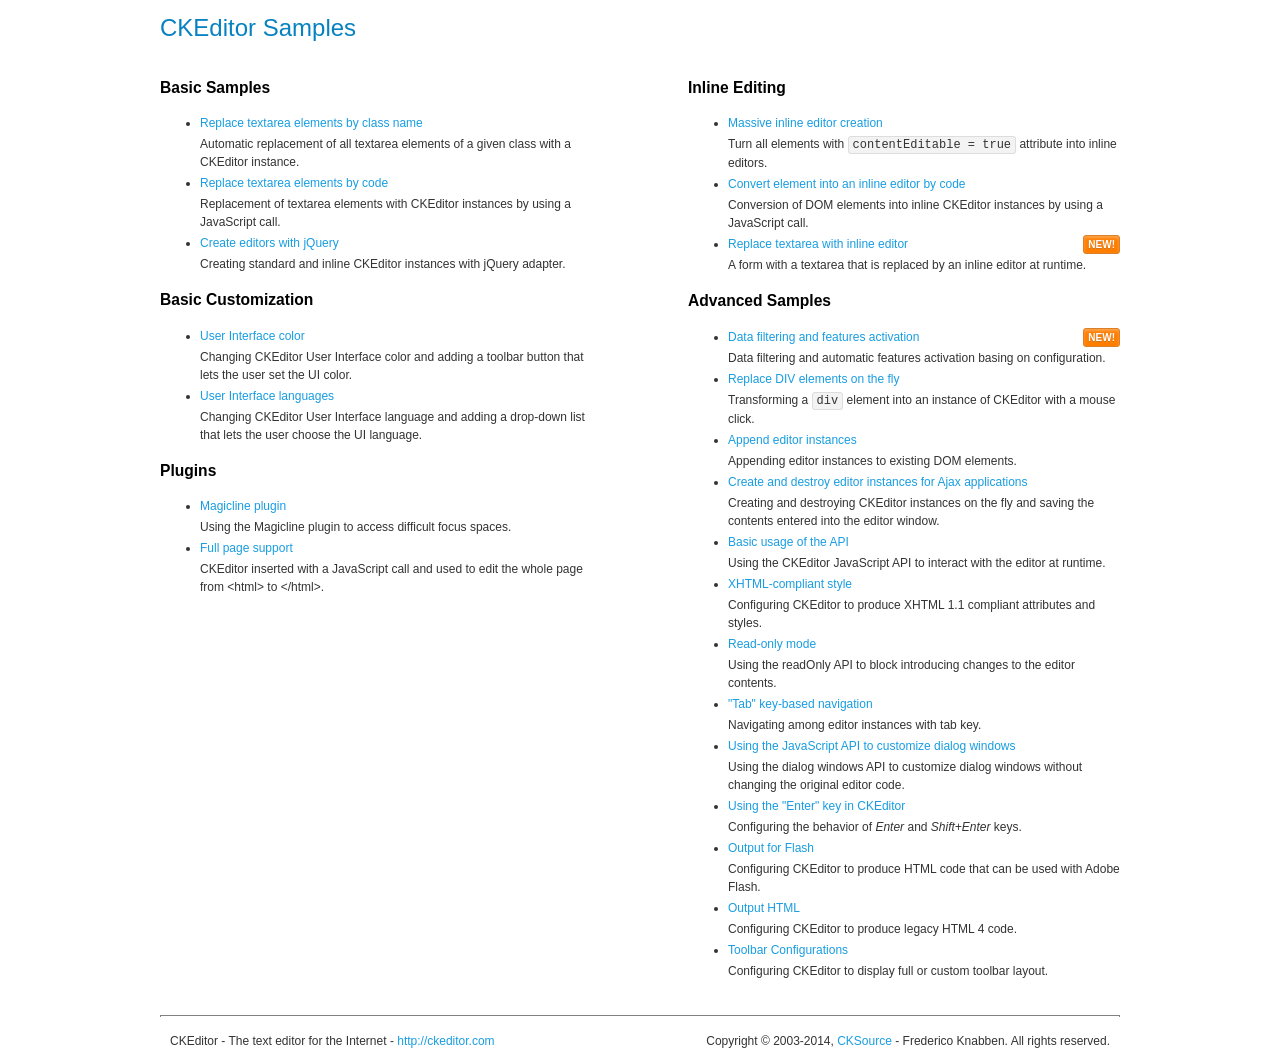
<file: Arjuna-Responsive Admin template/plugins/ckeditor/samples/index.html>
<!DOCTYPE html>
<!--
Copyright (c) 2003-2014, CKSource - Frederico Knabben. All rights reserved.
For licensing, see LICENSE.md or http://ckeditor.com/license
-->
<html>
<head>
	<meta charset="utf-8">
	<title>CKEditor Samples</title>
	<link rel="stylesheet" href="sample.css">
</head>
<body>
	<h1 class="samples">
		CKEditor Samples
	</h1>
	<div class="twoColumns">
		<div class="twoColumnsLeft">
			<h2 class="samples">
				Basic Samples
			</h2>
			<dl class="samples">
				<dt><a class="samples" href="replacebyclass.html">Replace textarea elements by class name</a></dt>
				<dd>Automatic replacement of all textarea elements of a given class with a CKEditor instance.</dd>

				<dt><a class="samples" href="replacebycode.html">Replace textarea elements by code</a></dt>
				<dd>Replacement of textarea elements with CKEditor instances by using a JavaScript call.</dd>

				<dt><a class="samples" href="jquery.html">Create editors with jQuery</a></dt>
				<dd>Creating standard and inline CKEditor instances with jQuery adapter.</dd>
			</dl>

			<h2 class="samples">
				Basic Customization
			</h2>
			<dl class="samples">
				<dt><a class="samples" href="uicolor.html">User Interface color</a></dt>
				<dd>Changing CKEditor User Interface color and adding a toolbar button that lets the user set the UI color.</dd>

				<dt><a class="samples" href="uilanguages.html">User Interface languages</a></dt>
				<dd>Changing CKEditor User Interface language and adding a drop-down list that lets the user choose the UI language.</dd>
			</dl>


			<h2 class="samples">Plugins</h2>
<dl class="samples">
<dt><a class="samples" href="plugins/magicline/magicline.html">Magicline plugin</a></dt>
<dd>Using the Magicline plugin to access difficult focus spaces.</dd>

<dt><a class="samples" href="plugins/wysiwygarea/fullpage.html">Full page support</a></dt>
<dd>CKEditor inserted with a JavaScript call and used to edit the whole page from &lt;html&gt; to &lt;/html&gt;.</dd>
</dl>
		</div>
		<div class="twoColumnsRight">
			<h2 class="samples">
				Inline Editing
			</h2>
			<dl class="samples">
				<dt><a class="samples" href="inlineall.html">Massive inline editor creation</a></dt>
				<dd>Turn all elements with <code>contentEditable = true</code> attribute into inline editors.</dd>

				<dt><a class="samples" href="inlinebycode.html">Convert element into an inline editor by code</a></dt>
				<dd>Conversion of DOM elements into inline CKEditor instances by using a JavaScript call.</dd>

				<dt><a class="samples" href="inlinetextarea.html">Replace textarea with inline editor</a> <span class="new">New!</span></dt>
				<dd>A form with a textarea that is replaced by an inline editor at runtime.</dd>

				
			</dl>

			<h2 class="samples">
				Advanced Samples
			</h2>
			<dl class="samples">
				<dt><a class="samples" href="datafiltering.html">Data filtering and features activation</a> <span class="new">New!</span></dt>
				<dd>Data filtering and automatic features activation basing on configuration.</dd>

				<dt><a class="samples" href="divreplace.html">Replace DIV elements on the fly</a></dt>
				<dd>Transforming a <code>div</code> element into an instance of CKEditor with a mouse click.</dd>

				<dt><a class="samples" href="appendto.html">Append editor instances</a></dt>
				<dd>Appending editor instances to existing DOM elements.</dd>

				<dt><a class="samples" href="ajax.html">Create and destroy editor instances for Ajax applications</a></dt>
				<dd>Creating and destroying CKEditor instances on the fly and saving the contents entered into the editor window.</dd>

				<dt><a class="samples" href="api.html">Basic usage of the API</a></dt>
				<dd>Using the CKEditor JavaScript API to interact with the editor at runtime.</dd>

				<dt><a class="samples" href="xhtmlstyle.html">XHTML-compliant style</a></dt>
				<dd>Configuring CKEditor to produce XHTML 1.1 compliant attributes and styles.</dd>

				<dt><a class="samples" href="readonly.html">Read-only mode</a></dt>
				<dd>Using the readOnly API to block introducing changes to the editor contents.</dd>

				<dt><a class="samples" href="tabindex.html">"Tab" key-based navigation</a></dt>
				<dd>Navigating among editor instances with tab key.</dd>


				
<dt><a class="samples" href="plugins/dialog/dialog.html">Using the JavaScript API to customize dialog windows</a></dt>
<dd>Using the dialog windows API to customize dialog windows without changing the original editor code.</dd>

<dt><a class="samples" href="plugins/enterkey/enterkey.html">Using the &quot;Enter&quot; key in CKEditor</a></dt>
<dd>Configuring the behavior of <em>Enter</em> and <em>Shift+Enter</em> keys.</dd>

<dt><a class="samples" href="plugins/htmlwriter/outputforflash.html">Output for Flash</a></dt>
<dd>Configuring CKEditor to produce HTML code that can be used with Adobe Flash.</dd>

<dt><a class="samples" href="plugins/htmlwriter/outputhtml.html">Output HTML</a></dt>
<dd>Configuring CKEditor to produce legacy HTML 4 code.</dd>

<dt><a class="samples" href="plugins/toolbar/toolbar.html">Toolbar Configurations</a></dt>
<dd>Configuring CKEditor to display full or custom toolbar layout.</dd>

			</dl>
		</div>
	</div>
	<div id="footer">
		<hr>
		<p>
			CKEditor - The text editor for the Internet - <a class="samples" href="http://ckeditor.com/">http://ckeditor.com</a>
		</p>
		<p id="copy">
			Copyright &copy; 2003-2014, <a class="samples" href="http://cksource.com/">CKSource</a> - Frederico Knabben. All rights reserved.
		</p>
	</div>
</body>
</html>
</file>
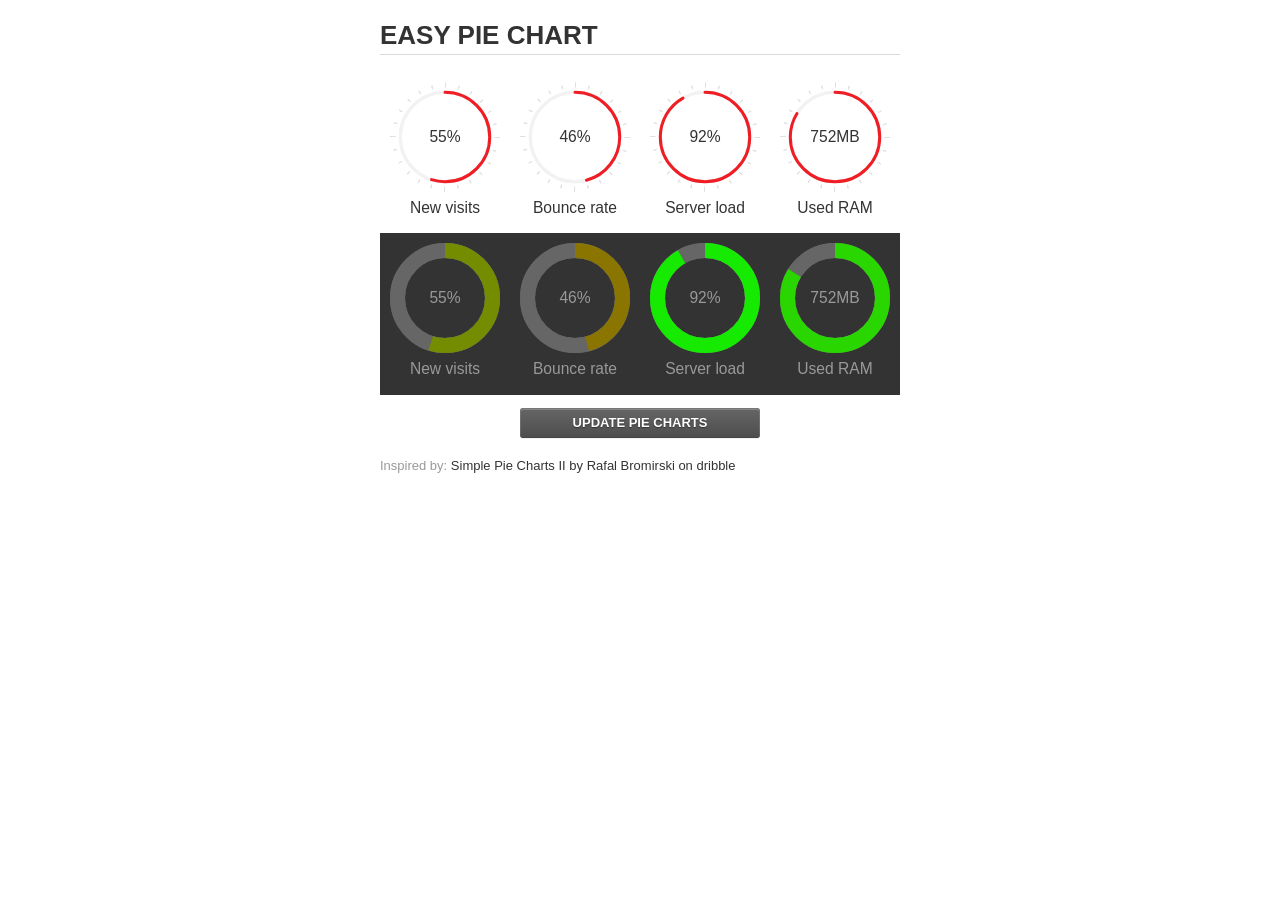
<file: Arjuna-Responsive Admin template/plugins/jquery-easy-pie-chart/examples/index.html>
<!doctype html>
<html>
    <head>
        <meta charset="utf-8">
        <title>Easy Pie Chart</title>
        <script type="text/javascript" src="https://ajax.googleapis.com/ajax/libs/jquery/1.7.2/jquery.min.js"></script>
        <script type="text/javascript" src="http://html5shiv.googlecode.com/svn/trunk/html5.js"></script>
        <script type="text/javascript" src="excanvas.js"></script>
        <script type="text/javascript" src="../jquery.easy-pie-chart.js"></script>

        <link rel="stylesheet" type="text/css" href="style.css" media="screen">
        <link rel="stylesheet" type="text/css" href="../jquery.easy-pie-chart.css" media="screen">

        <meta name="viewport" content="width=device-width, initial-scale=1.0">

        <script type="text/javascript">
            var initPieChart = function() {
                $('.percentage').easyPieChart({
                    animate: 1000
                });
                $('.percentage-light').easyPieChart({
                    barColor: function(percent) {
                        percent /= 100;
                        return "rgb(" + Math.round(255 * (1-percent)) + ", " + Math.round(255 * percent) + ", 0)";
                    },
                    trackColor: '#666',
                    scaleColor: false,
                    lineCap: 'butt',
                    lineWidth: 15,
                    animate: 1000
                });

                $('.updateEasyPieChart').on('click', function(e) {
                  e.preventDefault();
                  $('.percentage, .percentage-light').each(function() {
                    var newValue = Math.round(100*Math.random());
                    $(this).data('easyPieChart').update(newValue);
                    $('span', this).text(newValue);
                  });
                });
            };
        </script>
    </head>
    <body onload="initPieChart();">
        <div class="container">
            <h1>EASY PIE CHART</h1>
            <div class="chart">
                <div class="percentage success" data-percent="55"><span>55</span>%</div>
                <div class="label">New visits</div>
            </div>
            <div class="chart">
                <div class="percentage" data-percent="46"><span>46</span>%</div>
                <div class="label">Bounce rate</div>
            </div>
            <div class="chart">
                <div class="percentage" data-percent="92"><span>92</span>%</div>
                <div class="label">Server load</div>
            </div>
            <div class="chart">
                <div class="percentage" data-percent="84"><span>752</span>MB</div>
                <div class="label">Used RAM</div>
            </div>
            <div style="clear:both;"></div>
            <div class="dark">
                <div class="chart">
                    <div id="sparkline_bar" class="percentage-light" data-percent="55"><span>55</span>%</div>
                    <div class="label">New visits</div>
                </div>
                <div class="chart">
                    <div id="sparkline_bar" class="percentage-light" data-percent="46"><span>46</span>%</div>
                    <div class="label">Bounce rate</div>
                </div>
                <div class="chart">
                    <div class="percentage-light" data-percent="92"><span>92</span>%</div>
                    <div class="label">Server load</div>
                </div>
                <div class="chart">
                    <div class="percentage-light" data-percent="84"><span>752</span>MB</div>
                    <div class="label">Used RAM</div>
                </div>
                <div style="clear:both;"></div>
            </div>

            <p><a href="#" class="button updateEasyPieChart">Update pie charts</a></p>

            <p class="credits">Inspired by: <a href="http://drbl.in/ezuc" target="_blank">Simple Pie Charts II by Rafal Bromirski on dribble</a></p>
        </div>
    </body>
</html>
</file>
<file: Arjuna-Responsive Admin template/css/arjuna.css>
/*
	======================================
	Name		: arjuna;
	Author		: Candra Dwi Waskito;
	Version		: 1.0;
	Created		: 25 July 2014;
	======================================
*/

/*
	======================================
	IMPORT
	======================================
*/

@import url(http://fonts.googleapis.com/css?family=Open+Sans:400italic,600italic,400,300,600,700);

/*
	======================================
	GENERAL
	======================================
*/

html, body{
	padding: 0;
	margin: 0;
}

body{
	font-family: 'Open Sans', sans-serif;
	font-weight: 400;
	background: #E5E9EC;
	overflow-x: hidden!important;
	min-height: 100%;
}

a{
	text-decoration: none !important;
}

h1, h2, h3, h4, h5, h6{
  margin-top: 0;
}

ul li{
  list-style: none;
}

/*Hide elements by display none only*/
.hide {
  display: none !important;
}
/* Remove borders */
.no-border {
  border: 0px !important;
}
/* Remove padding */
.no-padding {
  padding: 0px !important;
}
/* Remove margins */
.no-margin {
  margin: 0px !important;
}
/* Remove box shadow */
.no-shadow {
  box-shadow: none!important;
}

body.fixed > .header,
body.fixed .left-side,
body.fixed .navbar {
  position: fixed;
}
body.fixed > .header {
  top: 0;
  right: 0;
  left: 0;
}
body.fixed .navbar {
  left: 0;
  right: 0;
}
body.fixed .wrapper {
  margin-top: 50px;
}

/*
	======================================
	HEADER
	======================================
*/

body > .header {
  position: relative;
  max-height: 100px;
  z-index: 1030;
}
body > .header .navbar {
  height: 50px;
  margin-bottom: 0;
  margin-left: 220px;
}
body > .header .navbar .sidebar-toggle {
  float: left;
  padding: 9px 5px;
  margin-top: 8px;
  margin-right: 15px;
  margin-bottom: 8px;
  margin-left: 5px;
  background-color: transparent;
  background-image: none;
  border: 1px solid transparent;
  border-radius: 0 !important;
  -webkit-border-radius: 0 !important;
     -moz-border-radius: 0 !important;
      -ms-border-radius: 0 !important;
       -o-border-radius: 0 !important;
}
body > .header .navbar .sidebar-toggle:hover .icon-bar {
  background: #1abc9c;
  color: #1abc9c;
}
body > .header .navbar .sidebar-toggle .icon-bar {
  display: block;
  width: 22px;
  height: 2px;
  border-radius: 4px;
  -webkit-border-radius: 4px;
     -moz-border-radius: 4px;
      -ms-border-radius: 4px;
       -o-border-radius: 4px;
}
body > .header .navbar .sidebar-toggle:hover{
  background-color: #1abc9c;
  transition: all 0.5s ease;
  -webkit-transition: all 0.5s ease;
     -moz-transition: all 0.5s ease;
      -ms-transition: all 0.5s ease;
       -o-transition: all 0.5s ease;
}
body > .header .navbar .sidebar-toggle .icon-bar + .icon-bar {
  margin-top: 4px;
}
body > .header .navbar .nav > li.user > a {
  font-weight: bold;
}
body > .header .navbar .nav > li.user > a > .fa,
body > .header .navbar .nav > li.user > a > .glyphicon,
body > .header .navbar .nav > li.user > a > .ion {
  margin-right: 5px;
}
body > .header .navbar .nav > li > a > .label {
  -webkit-border-radius: 50%;
  -moz-border-radius: 50%;
  border-radius: 50%;
  position: absolute;
  top: 7px;
  right: 2px;
  font-size: 10px;
  font-weight: normal;
  width: 15px;
  height: 15px;
  line-height: 1.0em;
  text-align: center;
  padding: 2px;
}
body > .header .navbar .nav > li > a:hover > .label {
  top: 3px;
}
body > .header .logo {
  float: left;
  font-size: 20px;
  line-height: 50px;
  text-align: center;
  padding: 0 10px;
  width: 220px;
  font-weight: 700;
  height: 50px;
  display: block;
}
body > .header .logo .icon {
  margin-right: 10px;
}
.right-side > .content-header {
  position: relative;
  padding: 15px 15px 10px 20px;
}
.right-side > .content-header > h1 {
  margin: 0;
  font-size: 24px;
}
.right-side > .content-header > h1 > small {
  font-size: 15px;
  display: inline-block;
  padding-left: 4px;
  font-weight: 300;
}
.right-side > .content-header > .breadcrumb {
  float: right;
  background: transparent;
  margin-top: 0px;
  margin-bottom: 0;
  font-size: 12px;
  padding: 7px 5px;
  position: absolute;
  top: 15px;
  right: 10px;
  -webkit-border-radius: 2px;
  -moz-border-radius: 2px;
  border-radius: 2px;
}
.right-side > .content-header > .breadcrumb > li > a {
  color: #444;
  text-decoration: none;
}
.right-side > .content-header > .breadcrumb > li > a > .fa,
.right-side > .content-header > .breadcrumb > li > a > .glyphicon,
.right-side > .content-header > .breadcrumb > li > a > .ion {
  margin-right: 5px;
}
.right-side > .content-header > .breadcrumb > li + li:before {
  content: '>\00a0';
}
@media screen and (max-width: 767px) {
  .right-side > .content-header > .breadcrumb {
    position: relative;
    margin-top: 5px;
    top: 0;
    right: 0;
    float: none;
    background: #efefef;
  }
}
@media (max-width: 767px) {
  .navbar .navbar-nav > li {
    float: left;
  }
  .navbar-nav {
    margin: 0;
    float: left;
  }
  .navbar-nav > li > a {
    padding-top: 15px;
    padding-bottom: 15px;
    line-height: 20px;
  }
  .navbar .navbar-right {
    float: right;
  }
}

/*form search*/

.form-search{
  margin-top: 8px;
  margin-left: 15px;
}

.form-search .form-control{
  border: none;
  box-shadow: none;
  border-radius: 0;
  transition: all 1s ease;
  -webkit-transition: all 1s ease;
     -moz-transition: all 1s ease;
      -ms-transition: all 1s ease;
       -o-transition: all 1s ease;
}

.form-search .form-control:focus,
.form-search .form-control:active{
  border-bottom: 1px solid #7f8c8d;
  transition: all 1s ease;
  -webkit-transition: all 1s ease;
     -moz-transition: all 1s ease;
      -ms-transition: all 1s ease;
       -o-transition: all 1s ease;
}

/*navbar login user*/

.dropdown-login{
  width: 300px;
  padding: 10px;
}

.img-user{
  width: 30px;
  height: 30px;
  float: left;
  margin-right: 10px;
  margin-top: -5px;
  border: 3px solid #ddd;
}

.navbar-nav>li>.dropdown-menu{
  border: 4px solid #1abc9c;
  border-radius: 4px;
  -webkit-border-radius: 4px;
     -moz-broder-radius: 4px;
      -ms-border-radius: 4px;
       -o-border-radius: 4px;
}

.navbar-login .text-center > img{
  margin-top: 20px;
  margin-left: 10px;
}

@media screen and (max-width: 560px) {
  body > .header {
    position: relative;
  }
  body > .header .logo,
  body > .header .navbar {
    width: 100%;
    float: none;
    position: relative!important;
  }
  body > .header .navbar {
    margin: 0;
  }
  body.fixed > .header {
    position: fixed;
  }
  body.fixed > .wrapper,
  body.fixed .sidebar-offcanvas {
    margin-top: 100px!important;
  }
}

.sidebar {
  margin-bottom: 5px;
}
.sidebar .sidebar-form input:focus {
  -webkit-box-shadow: none;
  -moz-box-shadow: none;
  box-shadow: none;
  border-color: transparent!important;
}
.sidebar .sidebar-menu {
  list-style: none;
  margin: 0 0 10px 0;
  padding: 0;
}
.sidebar .sidebar-menu > li {
  margin: 0;
  padding: 0;
}
.sidebar .sidebar-menu > li > a {
  padding: 12px 5px 12px 15px;
  display: block;
}
.sidebar .sidebar-menu > li > a > .fa,
.sidebar .sidebar-menu > li > a > .glyphicon,
.sidebar .sidebar-menu > li > a > .ion {
  width: 20px;
}
.sidebar .sidebar-menu .treeview-menu {
  display: none;
  list-style: none;
  padding: 0;
  margin: 0;
}
.sidebar .sidebar-menu .treeview-menu > li {
  margin: 0;
}
.sidebar .sidebar-menu .treeview-menu > li > a {
  padding: 10px 5px 10px 15px;
  display: block;
  font-size: 12px;
  margin: 0px 0px;
}
.sidebar .sidebar-menu .treeview-menu > li > a:hover{
  background-color: #34495e;
  color: #fff;
}
.sidebar .sidebar-menu .treeview-menu > li > a > .fa,
.sidebar .sidebar-menu .treeview-menu > li > a > .glyphicon,
.sidebar .sidebar-menu .treeview-menu > li > a > .ion {
  width: 20px;
}
.user-panel {
  padding: 10px;
  margin-top: 10px;
}
.user-panel:before,
.user-panel:after {
  display: table;
  content: " ";
}
.user-panel:after {
  clear: both;
}
.user-panel .image > img {
  width: 30%;
  height: auto;
  float: left;
  margin-right: 10px;
  border: 5px solid #2c3e50;
}
.user-panel .info {
  font-weight: 600;
  padding: 10px 5px 5px 15px;
  font-size: 14px;
  line-height: 1;
}
.user-panel .info > p {
  margin-bottom: 5px;
  color: #fff;
}
.user-panel .info > a {
  text-decoration: none;
  padding-right: 5px;
  margin-top: 3px;
  font-size: 11px;
  font-weight: normal;
}
.user-panel .info > a > .fa,
.user-panel .info > a > .ion,
.user-panel .info > a > .glyphicon {
  margin-right: 3px;
}

.user-panel .tab-pane{
  padding: 18px 10px 10px;
}

.user-panel .nav-tabs{
  border-bottom: none;
}

.user-panel .nav>li>a{
  padding: 8px 20px;
  margin: 0 5px;
}

.user-panel .nav-tabs>li.active>a, 
.user-panel .nav-tabs>li.active>a:hover, 
.user-panel .nav-tabs>li.active>a:focus{
  background-color: #1abc9c;
  color: #ddd;
  border: 1px solid #1abc9c;
}

.user-panel .nav-tabs>li>a{
  border-radius: 4px;
  -webkit-border-radius: 4px;
     -moz-border-radius: 4px;
      -ms-border-radius: 4px;
       -o-border-radius: 4px;
  border: 1px solid #ddd;
}

.user-panel .menu{
  padding-left: 0;
}

.user-panel .menu img{
  width: 30px;
  height: 30px;
  margin-right: 10px;
}

.user-panel .profile{
  color: #ddd;
}

.user-panel .profile p a{
  color: #e67e22;
}

.user-panel .profile .progress{
  margin-bottom: 4px;
  height: 5px;
}

.project-sidebar{
  margin-bottom: 100px;
  padding: 15px;
  color: #fff;
}

.project-sidebar .main-project-sidebar{
  margin-bottom: 15px;
}

.project-sidebar .main-project-sidebar p{
  font-weight: 300;
  font-size: 10pt;
}

.project-sidebar .main-project-sidebar .progress{
  margin-bottom: 0;
  height: 5px;
}

.dropdown-menu {
  -webkit-box-shadow: 0px 3px 6px rgba(0, 0, 0, 0.1);
  -moz-box-shadow: 0px 3px 6px rgba(0, 0, 0, 0.1);
  box-shadow: 0px 3px 6px rgba(0, 0, 0, 0.1);
  z-index: 2300;
}
.dropdown-menu > li > a > .glyphicon,
.dropdown-menu > li > a > .fa,
.dropdown-menu > li > a > .ion {
  margin-right: 10px;
}

/*Drodown in navbars*/
.cl-default .navbar .dropdown-menu > li > a {
  color: #444444;
}

.navbar-nav > .notifications-menu > .dropdown-menu,
.navbar-nav > .messages-menu > .dropdown-menu,
.navbar-nav > .tasks-menu > .dropdown-menu {
  width: 280px;
  padding: 0 0 0 0!important;
  margin: 0!important;
  top: 100%;
  border: 3px solid #1abc9c;
  -webkit-border-radius: 4px !important;
  -moz-border-radius: 4px !important;
  border-radius: 4px !important;
}
.navbar-nav > .notifications-menu > .dropdown-menu > li.header,
.navbar-nav > .messages-menu > .dropdown-menu > li.header,
.navbar-nav > .tasks-menu > .dropdown-menu > li.header {
  -webkit-border-top-left-radius: 4px;
  -webkit-border-top-right-radius: 4px;
  -webkit-border-bottom-right-radius: 0;
  -webkit-border-bottom-left-radius: 0;
  -moz-border-radius-topleft: 4px;
  -moz-border-radius-topright: 4px;
  -moz-border-radius-bottomright: 0;
  -moz-border-radius-bottomleft: 0;
  border-top-left-radius: 4px;
  border-top-right-radius: 4px;
  border-bottom-right-radius: 0;
  border-bottom-left-radius: 0;
  background-color: #ffffff;
  padding: 7px 10px;
  border-bottom: 1px solid #f4f4f4;
  color: #444444;
  font-size: 14px;
}
.navbar-nav > .notifications-menu > .dropdown-menu > li.footer > a,
.navbar-nav > .messages-menu > .dropdown-menu > li.footer > a,
.navbar-nav > .tasks-menu > .dropdown-menu > li.footer > a {
  -webkit-border-top-left-radius: 0px;
  -webkit-border-top-right-radius: 0px;
  -webkit-border-bottom-right-radius: 4px;
  -webkit-border-bottom-left-radius: 4px;
  -moz-border-radius-topleft: 0px;
  -moz-border-radius-topright: 0px;
  -moz-border-radius-bottomright: 4px;
  -moz-border-radius-bottomleft: 4px;
  border-top-left-radius: 0px;
  border-top-right-radius: 0px;
  border-bottom-right-radius: 4px;
  border-bottom-left-radius: 4px;
  font-size: 12px;
  background-color: #f4f4f4;
  padding: 7px 10px;
  border-bottom: 1px solid #eeeeee;
  color: #444444;
  text-align: center;
}
.navbar-nav > .notifications-menu > .dropdown-menu > li.footer > a:hover,
.navbar-nav > .messages-menu > .dropdown-menu > li.footer > a:hover,
.navbar-nav > .tasks-menu > .dropdown-menu > li.footer > a:hover {
  background: #f4f4f4;
  text-decoration: none;
  font-weight: normal;
}
.navbar-nav > .notifications-menu > .dropdown-menu > li .menu,
.navbar-nav > .messages-menu > .dropdown-menu > li .menu,
.navbar-nav > .tasks-menu > .dropdown-menu > li .menu {
  margin: 0;
  padding: 0;
  list-style: none;
  overflow-x: hidden;
}
.navbar-nav > .notifications-menu > .dropdown-menu > li .menu > li > a,
.navbar-nav > .messages-menu > .dropdown-menu > li .menu > li > a,
.navbar-nav > .tasks-menu > .dropdown-menu > li .menu > li > a {
  display: block;
  white-space: nowrap;
  /* Prevent text from breaking */
  border-bottom: 1px solid #f4f4f4;
}
.navbar-nav > .notifications-menu > .dropdown-menu > li .menu > li > a:hover,
.navbar-nav > .messages-menu > .dropdown-menu > li .menu > li > a:hover,
.navbar-nav > .tasks-menu > .dropdown-menu > li .menu > li > a:hover {
  background: #f6f6f6;
  text-decoration: none;
}
.navbar-nav > .notifications-menu > .dropdown-menu > li .menu > li > a {
  font-size: 12px;
  color: #444444;
}
.navbar-nav > .notifications-menu > .dropdown-menu > li .menu > li > a > .glyphicon,
.navbar-nav > .notifications-menu > .dropdown-menu > li .menu > li > a > .fa,
.navbar-nav > .notifications-menu > .dropdown-menu > li .menu > li > a > .ion {
  font-size: 20px;
  width: 50px;
  text-align: center;
  padding: 15px 0px;
  margin-right: 5px;
  /* Default background and font colors */
  background: #00c0ef;
  color: #f9f9f9;
  /* Fallback for browsers that doesn't support rgba */
  color: rgba(255, 255, 255, 0.7);
}
.navbar-nav > .notifications-menu > .dropdown-menu > li .menu > li > a > .glyphicon.danger,
.navbar-nav > .notifications-menu > .dropdown-menu > li .menu > li > a > .fa.danger,
.navbar-nav > .notifications-menu > .dropdown-menu > li .menu > li > a > .ion.danger {
  background: #f56954;
}
.navbar-nav > .notifications-menu > .dropdown-menu > li .menu > li > a > .glyphicon.warning,
.navbar-nav > .notifications-menu > .dropdown-menu > li .menu > li > a > .fa.warning,
.navbar-nav > .notifications-menu > .dropdown-menu > li .menu > li > a > .ion.warning {
  background: #f39c12;
}
.navbar-nav > .notifications-menu > .dropdown-menu > li .menu > li > a > .glyphicon.success,
.navbar-nav > .notifications-menu > .dropdown-menu > li .menu > li > a > .fa.success,
.navbar-nav > .notifications-menu > .dropdown-menu > li .menu > li > a > .ion.success {
  background: #00a65a;
}
.navbar-nav > .notifications-menu > .dropdown-menu > li .menu > li > a > .glyphicon.info,
.navbar-nav > .notifications-menu > .dropdown-menu > li .menu > li > a > .fa.info,
.navbar-nav > .notifications-menu > .dropdown-menu > li .menu > li > a > .ion.info {
  background: #00c0ef;
}
.navbar-nav > .messages-menu > .dropdown-menu > li .menu > li > a {
  margin: 0px;
  line-height: 20px;
  padding: 10px 5px 10px 5px;
  -webkit-border-radius: 4px;
  -moz-border-radius: 4px;
  border-radius: 4px;
}
.navbar-nav > .messages-menu > .dropdown-menu > li .menu > li > a > div > img {
  margin: auto 10px auto auto;
  width: 40px;
  height: 40px;
  border: 1px solid #dddddd;
}
.navbar-nav > .messages-menu > .dropdown-menu > li .menu > li > a > h4 {
  padding: 0;
  margin: 0 0 0 45px;
  color: #444444;
  font-size: 15px;
}
.navbar-nav > .messages-menu > .dropdown-menu > li .menu > li > a > h4 > small {
  color: #999999;
  font-size: 10px;
  float: right;
}
.navbar-nav > .messages-menu > .dropdown-menu > li .menu > li > a > p {
  margin: 0 0 0 45px;
  font-size: 12px;
  color: #888888;
}
.navbar-nav > .messages-menu > .dropdown-menu > li .menu > li > a:before,
.navbar-nav > .messages-menu > .dropdown-menu > li .menu > li > a:after {
  display: table;
  content: " ";
}
.navbar-nav > .messages-menu > .dropdown-menu > li .menu > li > a:after {
  clear: both;
}
.navbar-nav > .tasks-menu > .dropdown-menu > li .menu > li > a {
  padding: 10px;
}
.navbar-nav > .tasks-menu > .dropdown-menu > li .menu > li > a > h3 {
  font-size: 14px;
  padding: 0;
  margin: 0 0 10px 0;
  color: #666666;
}
.navbar-nav > .tasks-menu > .dropdown-menu > li .menu > li > a > .progress {
  padding: 0;
  margin: 0;
}
.navbar-nav > .user-menu > .dropdown-menu {
  -webkit-border-radius: 0;
  -moz-border-radius: 0;
  border-radius: 0;
  padding: 1px 0 0 0;
  border-top-width: 0;
  width: 280px;
}
.navbar-nav > .user-menu > .dropdown-menu:after {
  bottom: 100%;
  right: 10px;
  border: solid transparent;
  content: " ";
  height: 0;
  width: 0;
  position: absolute;
  pointer-events: none;
  border-color: rgba(255, 255, 255, 0);
  border-bottom-color: #ffffff;
  border-width: 10px;
  margin-left: -10px;
}
.navbar-nav > .user-menu > .dropdown-menu > li.user-header {
  height: 175px;
  padding: 10px;
  background: #3c8dbc;
  text-align: center;
}
.navbar-nav > .user-menu > .dropdown-menu > li.user-header > img {
  z-index: 5;
  height: 90px;
  width: 90px;
  border: 8px solid;
  border-color: transparent;
  border-color: rgba(255, 255, 255, 0.2);
}
.navbar-nav > .user-menu > .dropdown-menu > li.user-header > p {
  z-index: 5;
  color: #f9f9f9;
  color: rgba(255, 255, 255, 0.8);
  font-size: 17px;
  text-shadow: 2px 2px 3px #333333;
  margin-top: 10px;
}
.navbar-nav > .user-menu > .dropdown-menu > li.user-header > p > small {
  display: block;
  font-size: 12px;
}
.navbar-nav > .user-menu > .dropdown-menu > li.user-body {
  padding: 15px;
  border-bottom: 1px solid #f4f4f4;
  border-top: 1px solid #dddddd;
}
.navbar-nav > .user-menu > .dropdown-menu > li.user-body:before,
.navbar-nav > .user-menu > .dropdown-menu > li.user-body:after {
  display: table;
  content: " ";
}
.navbar-nav > .user-menu > .dropdown-menu > li.user-body:after {
  clear: both;
}
.navbar-nav > .user-menu > .dropdown-menu > li.user-body > div > a {
  color: #0073b7;
}
.navbar-nav > .user-menu > .dropdown-menu > li.user-footer {
  background-color: #f9f9f9;
  padding: 10px;
}
.navbar-nav > .user-menu > .dropdown-menu > li.user-footer:before,
.navbar-nav > .user-menu > .dropdown-menu > li.user-footer:after {
  display: table;
  content: " ";
}
.navbar-nav > .user-menu > .dropdown-menu > li.user-footer:after {
  clear: both;
}
.navbar-nav > .user-menu > .dropdown-menu > li.user-footer .btn-default {
  color: #666666;
}
/* Add fade animation to dropdown menus */
.open > .dropdown-menu {
  animation-name: fadeAnimation;
  animation-duration: .7s;
  animation-iteration-count: 1;
  animation-timing-function: ease;
  animation-fill-mode: forwards;
  -webkit-animation-name: fadeAnimation;
  -webkit-animation-duration: .7s;
  -webkit-animation-iteration-count: 1;
  -webkit-animation-timing-function: ease;
  -webkit-animation-fill-mode: forwards;
  -moz-animation-name: fadeAnimation;
  -moz-animation-duration: .7s;
  -moz-animation-iteration-count: 1;
  -moz-animation-timing-function: ease;
  -moz-animation-fill-mode: forwards;
}
@keyframes fadeAnimation {
  from {
    opacity: 0;
    top: 120%;
  }
  to {
    opacity: 1;
    top: 100%;
  }
}
@-webkit-keyframes fadeAnimation {
  from {
    opacity: 0;
    top: 120%;
  }
  to {
    opacity: 1;
    top: 100%;
  }
}
/* Fix dropdown menu for small screens to display correctly on small screens */
@media screen and (max-width: 767px) {
  .navbar-nav > .notifications-menu > .dropdown-menu,
  .navbar-nav > .user-menu > .dropdown-menu,
  .navbar-nav > .tasks-menu > .dropdown-menu,
  .navbar-nav > .messages-menu > .dropdown-menu {
    position: absolute;
    top: 100%;
    right: 0;
    left: auto;
    border-right: 1px solid #dddddd;
    border-bottom: 1px solid #dddddd;
    border-left: 1px solid #dddddd;
    background: #ffffff;
  }
}
/* Fix menu positions on xs screens to appear correctly and fully */
@media screen and (max-width: 480px) {
  .navbar-nav > .notifications-menu > .dropdown-menu > li.header,
  .navbar-nav > .tasks-menu > .dropdown-menu > li.header,
  .navbar-nav > .messages-menu > .dropdown-menu > li.header {
    /* Remove arrow from the top */
  }
  .navbar-nav > .notifications-menu > .dropdown-menu > li.header:after,
  .navbar-nav > .tasks-menu > .dropdown-menu > li.header:after,
  .navbar-nav > .messages-menu > .dropdown-menu > li.header:after {
    border-width: 0px!important;
  }
  .navbar-nav > .tasks-menu > .dropdown-menu {
    position: absolute;
    right: -120px;
    left: auto;
  }
  .navbar-nav > .notifications-menu > .dropdown-menu {
    position: absolute;
    right: -170px;
    left: auto;
  }
  .navbar-nav > .messages-menu > .dropdown-menu {
    position: absolute;
    right: -210px;
    left: auto;
  }
}

.animate {
  -webkit-transition: all 0.3s ease-in-out;
  -moz-transition: all 0.3s ease-in-out;
  -o-transition: all 0.3s ease-in-out;
  -ms-transition: all 0.3s ease-in-out;
  transition: all 0.3s ease-in-out;
}

.navbar-minimal {
  width: 60px;    
  min-height: 60px;
  max-height: 100%;
  background-color: #2c3e50;
  border-width: 0px;
  z-index: 1000;
}

.navbar-minimal > .navbar-toggler {
  position: relative;
  min-height: 60px;
  z-index: 100;
  cursor: pointer;
}

.navbar-minimal.open > .navbar-toggler,
.navbar-minimal > .navbar-toggler:hover {
  background-color: #34495e;
}

.navbar-minimal > .navbar-toggler img{
  border: 4px solid #16a085;
  border-radius: 2px;
}

.navbar-minimal > .navbar-menu {
  position: absolute;
  top: -1000px;
  left: 0px;
  margin: 0px;
  padding: 0px;
  list-style: none;
  z-index: 50;
  background-color: #34495e;
}
.navbar-minimal > .navbar-menu > li {
  margin: 0px;
  padding: 0px;
  border-width: 0px;
  border-bottom: 2px solid #2c3e50;
}
.navbar-minimal > .navbar-menu > li > a {
  position: relative;
  display: inline-block;
  color: rgb(255, 255, 255);
  padding: 15px 23px;
  text-align: left;
  cursor: pointer;
  width: 100%;
  text-decoration: none;
  margin: 0px;
}

.navbar-minimal > .navbar-menu > li > a:hover {
  background-color: #2c3e50;
}
.navbar-minimal > .navbar-menu > li > a > .glyphicon {
  float: right;
}

.navbar-minimal.open {
  width: 320px;
} 

.navbar-minimal.open > .navbar-menu {
  top: 60px;
  width: 100%;
  min-height: 100%;
}

@media (min-width: 768px) {
  .navbar-minimal.open {
    width: 60px;
  }
  .navbar-minimal.open > .navbar-menu {
    overflow: visible;
  }
  .navbar-minimal > .navbar-menu > li > a > .desc {
    position: absolute;
    display: inline-block;
    top: 50%;
    left: 130px;
    margin-top: -20px;
    margin-left: 20px;
    text-align: left;
    white-space: nowrap;
    padding: 10px 13px;
    border-width: 0px !important;
    background-color: rgb(51, 51, 51);
    background-color: rgba(51, 51, 51, 0.8);
    opacity: 0;
  }
  .navbar-minimal > .navbar-menu > li > a > .desc:after {
    z-index: -1;
    position: absolute;
    top: 50%;
    left: -10px;
    margin-top: -10px;
    content:'';
    width: 0;
    height: 0;
    border-top: 10px solid transparent;
    border-bottom: 10px solid transparent;  
    border-right: 10px solid rgb(51, 51, 51);
    border-right-color: rgba(51, 51, 51, 0.8);
  }
  .navbar-minimal > .navbar-menu > li > a:hover > .desc {
    left: 60px;
    opacity: 1;
  }
}

.comments-online{
  color: #fff;
  margin-left: 10px;
}

/*
	======================================
	Color Pages
	======================================
*/
/* CL DEFAULT */

.cl-default .navbar {
  background-color: #fff;
}
.cl-default .navbar .nav > li > a:hover,
.cl-default .navbar .nav > li > a:active,
.cl-default .navbar .nav > li > a:focus,
.cl-default .navbar .nav .open > a,
.cl-default .navbar .nav .open > a:hover,
.cl-default .navbar .nav .open > a:focus {
  background: #fff;
  color: #1abc9c;
}
.cl-default .navbar .navbar-right > .nav {
  margin-right: 10px;
}
.cl-default .navbar .sidebar-toggle .icon-bar {
  background: #000;
}
.cl-default .navbar .sidebar-toggle:hover .icon-bar {
  background: #f6f6f6 !important;
}
/* cl-default logo */
.cl-default .logo {
  background-color: #2c3e50;
  color: #fff;
}
.cl-default .logo > a {
  color: #fff;
  text-decoration: none !important;
}
.cl-default .logo:hover {
  background: #34495e;
}
/* cl-default content header */
.cl-default .right-side > .content-header {
  background: #fbfbfb;
  box-shadow: 1px 1px 2px rgba(0, 0, 0, 0.1);
}
/* cl-default user panel */
.cl-default .user-panel > .image > img {
  border: 1px solid #dfdfdf;
}
.cl-default .user-panel > .info,
.cl-default .user-panel > .info > a {
  color: #fff;
}
/* cl-default sidebar */
.cl-default .sidebar {
  border-bottom: 1px solid #2c3e50;
}
.cl-default .sidebar > .sidebar-menu > li {
  border-top: 1px solid #2c3e50;
  border-bottom: 1px solid #2c3e50;
}
.cl-default .sidebar > .sidebar-menu > li:first-of-type {
  border-top: 1px solid #2c3e50;
}
.cl-default .sidebar > .sidebar-menu > li:first-of-type > a {
  border-top: 1px solid #2c3e50;
}
.cl-default .sidebar > .sidebar-menu > li > a {
  margin-right: 1px;
}
.cl-default .sidebar > .sidebar-menu > li > a:hover,
.cl-default .sidebar > .sidebar-menu > li.active > a {
  color: #fff;
  background: #2c3e50;
  border-left: 4px solid #16a085;
  transition: all 0.3s ease;
  -webkit-transition: all 0.3s ease;
     -moz-transition: all 0.3s ease;
      -ms-transition: all 0.3s ease;
       -o-transition: all 0.3s ease;
}
.cl-default .sidebar > .sidebar-menu > li > .treeview-menu {
  background: #2c3e50;
  border-left: 4px solid #16a085;
}
.cl-default .left-side {
  background: #34495e;
  -webkit-box-shadow: inset -3px 0px 8px -4px rgba(0, 0, 0, 0.1);
  -moz-box-shadow: inset -3px 0px 8px -4px rgba(0, 0, 0, 0.1);
  box-shadow: inset -3px 0px 8px -4px rgba(0, 0, 0, 0.07);
}
.cl-default .sidebar a {
  color: #fff;
}
.cl-default .sidebar a:hover {
  text-decoration: none;
}
.cl-default .treeview-menu > li > a {
  color: #ecf0f1;
}
.cl-default .treeview-menu > li.active > a,
.cl-default .treeview-menu > li > a:hover {
  color: #fff;
}

/*
	======================================
	OFF CANVAS
	======================================
*/

@media screen and (max-width: 992px) {
  .relative {
    position: relative;
  }
  .row-offcanvas-right .sidebar-offcanvas {
    right: -220px;
  }
  .row-offcanvas-left .sidebar-offcanvas {
    left: -220px;
  }
  .row-offcanvas-right.active {
    right: 220px;
  }
  .row-offcanvas-left.active {
    left: 220px;
  }
  .sidebar-offcanvas {
    left: 0;
  }
  body.fixed .sidebar-offcanvas {
    margin-top: 50px;
    left: -220px;
  }
  body.fixed .row-offcanvas-left.active .navbar {
    left: 220px !important;
    right: 0;
  }
  body.fixed .row-offcanvas-left.active .sidebar-offcanvas {
    left: 0px;
  }
}

/*
	======================================
	LAYOUT
	======================================
*/

.wrapper {
  min-height: 100%;
}
.wrapper:before,
.wrapper:after {
  display: table;
  content: " ";
}
.wrapper:after {
  clear: both;
}
/* Header */
body > .header {
  position: absolute;
  top: 0;
  left: 0;
  right: 0;
  z-index: 1030;
}
/* Define 2 column template */
.right-side,
.left-side {
  min-height: 100%;
  display: block;
}
/*right side - contins main content*/
.right-side {
  background-color: #f9f9f9;
  margin-left: 220px;
  margin-bottom: 60px;
}
/*left side - contains sidebar*/
.left-side {
  position: absolute;
  width: 220px;
  top: 0;
}
@media screen and (min-width: 992px) {
  .left-side {
    top: 50px;
  }
  /*Right side strech mode*/
  .right-side.strech {
    margin-left: 0;
  }
  .right-side.strech > .content-header {
    margin-top: 0px;
  }
  /* Left side collapse */
  .left-side.collapse-left {
    left: -220px;
  }
}
/*Give content full width on xs screens*/
@media screen and (max-width: 992px) {
  .right-side {
    margin-left: 0;
  }
}

/*
	======================================
	CONTENT
	======================================
*/

.content{
  padding: 20px 15px;
  background: #E5E9EC;
  overflow: auto;
  overflow-x: hidden;
}

/*
	======================================
  SOCIAL BUTTON
	======================================
*/

.btn-adn{
  border-color: #d87a68 !important;
}

.btn-adn:hover, 
.btn-adn:focus, 
.btn-adn:active, 
.btn-adn.active, 
.open .dropdown-toggle.btn-adn{
  border-color: #d87a68 !important;
}

.btn-bitbucket,
.btn-bitbucket:hover, 
.btn-bitbucket:focus, 
.btn-bitbucket:active, 
.btn-bitbucket.active, 
.open .dropdown-toggle.btn-bitbucket{
  border-color: #205081 !important;
}

.btn-dropbox,
.btn-dropbox:hover, 
.btn-dropbox:focus, 
.btn-dropbox:active, 
.btn-dropbox.active, 
.open .dropdown-toggle.btn-dropbox{
  border-color: #1087dd !important;
}

.btn-facebook,
.btn-facebook:hover, 
.btn-facebook:focus, 
.btn-facebook:active, 
.btn-facebook.active, 
.open .dropdown-toggle.btn-facebook{
  border-color: #3b5998 !important;
}

.btn-flicker,
.btn-flickr:hover, 
.btn-flickr:focus, 
.btn-flickr:active, 
.btn-flickr.active, 
.open .dropdown-toggle.btn-flickr{
  border-color: #ff0084 !important;
}

.btn-foursquare,
.btn-foursquare:hover, 
.btn-foursquare:focus, 
.btn-foursquare:active, 
.btn-foursquare.active, 
.open .dropdown-toggle.btn-foursquare{
  border-color: #0072b1 !important;
}

.btn-github,
.btn-github:hover, 
.btn-github:focus, 
.btn-github:active, 
.btn-github.active, 
.open .dropdown-toggle.btn-github{
  border-color: #444 !important;
}

.btn-google-plus,
.btn-google-plus:hover, 
.btn-google-plus:focus, 
.btn-google-plus:active, 
.btn-google-plus.active, 
.open .dropdown-toggle.btn-google-plus{
  border-color: #dd4b39 !important;
}

.btn-instagram,
.btn-instagram:hover, 
.btn-instagram:focus, 
.btn-instagram:active, 
.btn-instagram.active, 
.open .dropdown-toggle.btn-instagram{
  border-color: #3f729b !important;
}

.btn-linkedin,
.btn-linkedin:hover, 
.btn-linkedin:focus, 
.btn-linkedin:active, 
.btn-linkedin.active, 
.open .dropdown-toggle.btn-linkedin{
  border-color: #007bb6 !important;
}

.btn-microsoft,
.btn-microsoft:hover, 
.btn-microsoft:focus, 
.btn-microsoft:active, 
.btn-microsoft.active, 
.open .dropdown-toggle.btn-microsoft{
  border-color: #2672ec !important;
}

.btn-openid,
.btn-openid:hover, 
.btn-openid:focus, 
.btn-openid:active, 
.btn-openid.active, 
.open .dropdown-toggle.btn-openid{
  border-color: #f7931e !important;
}

.btn-reddit,
.btn-reddit:hover, 
.btn-reddit:focus, 
.btn-reddit:active, 
.btn-reddit.active, 
.open .dropdown-toggle.btn-reddit{
  border-color: #eff7ff !important;
}

.btn-soundcloud,
.btn-soundcloud:hover, 
.btn-soundcloud:focus, 
.btn-soundcloud:active, 
.btn-soundcloud.active, 
.open .dropdown-toggle.btn-soundcloud{
  border-color: #f50 !important;
}

.btn-tumblr,
.btn-tumblr:hover, 
.btn-tumblr:focus, 
.btn-tumblr:active, 
.btn-tumblr.active, 
.open .dropdown-toggle.btn-tumblr{
  border-color: #2c4762 !important;
}

.btn-twitter,
.btn-twitter:hover, 
.btn-twitter:focus, 
.btn-twitter:active, 
.btn-twitter.active, 
.open .dropdown-toggle.btn-twitter{
  border-color: #55acee !important;
}

.btn-vimeo,
.btn-vimeo:hover, 
.btn-vimeo:focus, 
.btn-vimeo:active, 
.btn-vimeo.active, 
.open .dropdown-toggle.btn-vimeo{
  border-color: #1ab7ea !important;
}

.btn-vk,
.btn-vk:hover, 
.btn-vk:focus, 
.btn-vk:active, 
.btn-vk.active, 
.open .dropdown-toggle.btn-vk{
  border-color: #587ea3 !important;
}

.btn-yahoo,
.btn-yahoo:hover, 
.btn-yahoo:focus, 
.btn-yahoo:active, 
.btn-yahoo.active, 
.open .dropdown-toggle.btn-yahoo{
  border-color: #720e9e !important;
}

/*
	======================================
  SLIDER
	======================================
*/

.slider.slider-horizontal{
  width: 100% !important;
}

#RGB {
    height: 20px;
    background: rgb(128, 128, 128);
}
#RC .slider-selection {
    background: #FF8282;
}
#RC .slider-handle {
  background: red;
}
#GC .slider-selection {
    background: #428041;
}
#GC .slider-handle {
    background: green;
}
#BC .slider-selection {
    background: #8283FF;
}
#BC .slider-handle {
  border-bottom-color: blue;
}
#R, #G, #B {
    width: 300px;
}
#eg .slider-selection {
    background: #BABABA;
}

/*
	======================================
  TIMELINE
	======================================
*/

.timeline-centered {
    position: relative;
    margin-bottom: 30px;
}

.timeline-centered:before, .timeline-centered:after {
    content: " ";
    display: table;
}

.timeline-centered:after {
    clear: both;
}

.timeline-centered:before, .timeline-centered:after {
    content: " ";
    display: table;
}

.timeline-centered:after {
    clear: both;
}

.timeline-centered:before {
    content: '';
    position: absolute;
    display: block;
    width: 4px;
    background: #f5f5f6;
    /*left: 50%;*/
    top: 20px;
    bottom: 20px;
    margin-left: 30px;
}

.timeline-centered .timeline-entry {
    position: relative;
    /*width: 50%;
    float: right;*/
    margin-top: 5px;
    margin-left: 30px;
    margin-bottom: 10px;
    clear: both;
}

.timeline-centered .timeline-entry:before, .timeline-centered .timeline-entry:after {
    content: " ";
    display: table;
}

.timeline-centered .timeline-entry:after {
    clear: both;
}

.timeline-centered .timeline-entry:before, .timeline-centered .timeline-entry:after {
    content: " ";
    display: table;
}

.timeline-centered .timeline-entry:after {
    clear: both;
}

.timeline-centered .timeline-entry.begin {
    margin-bottom: 0;
}

.timeline-centered .timeline-entry.left-aligned {
    float: left;
}

.timeline-centered .timeline-entry.left-aligned .timeline-entry-inner {
    margin-left: 0;
    margin-right: -18px;
}

.timeline-centered .timeline-entry.left-aligned .timeline-entry-inner .timeline-time {
    left: auto;
    right: -100px;
    text-align: left;
}

.timeline-centered .timeline-entry.left-aligned .timeline-entry-inner .timeline-icon {
    float: right;
}

.timeline-centered .timeline-entry.left-aligned .timeline-entry-inner .timeline-label {
    margin-left: 0;
    margin-right: 70px;
}

.timeline-centered .timeline-entry.left-aligned .timeline-entry-inner .timeline-label:after {
    left: auto;
    right: 0;
    margin-left: 0;
    margin-right: -9px;
    -moz-transform: rotate(180deg);
    -o-transform: rotate(180deg);
    -webkit-transform: rotate(180deg);
    -ms-transform: rotate(180deg);
    transform: rotate(180deg);
}

.timeline-centered .timeline-entry .timeline-entry-inner {
    position: relative;
    margin-left: -20px;
}

.timeline-centered .timeline-entry .timeline-entry-inner:before, .timeline-centered .timeline-entry .timeline-entry-inner:after {
    content: " ";
    display: table;
}

.timeline-centered .timeline-entry .timeline-entry-inner:after {
    clear: both;
}

.timeline-centered .timeline-entry .timeline-entry-inner:before, .timeline-centered .timeline-entry .timeline-entry-inner:after {
    content: " ";
    display: table;
}

.timeline-centered .timeline-entry .timeline-entry-inner:after {
    clear: both;
}

.timeline-centered .timeline-entry .timeline-entry-inner .timeline-time {
    position: absolute;
    left: -100px;
    text-align: right;
    padding: 10px;
    -webkit-box-sizing: border-box;
    -moz-box-sizing: border-box;
    box-sizing: border-box;
}

.timeline-centered .timeline-entry .timeline-entry-inner .timeline-time > span {
    display: block;
}

.timeline-centered .timeline-entry .timeline-entry-inner .timeline-time > span:first-child {
    font-size: 15px;
    font-weight: bold;
}

.timeline-centered .timeline-entry .timeline-entry-inner .timeline-time > span:last-child {
    font-size: 12px;
}

.timeline-centered .timeline-entry .timeline-entry-inner .timeline-icon {
    background: #fff;
    color: #737881;
    display: block;
    width: 40px;
    height: 40px;
    -webkit-background-clip: padding-box;
    -moz-background-clip: padding;
    background-clip: padding-box;
    -webkit-border-radius: 20px;
    -moz-border-radius: 20px;
    border-radius: 20px;
    text-align: center;
    -moz-box-shadow: 0 0 0 5px #f5f5f6;
    -webkit-box-shadow: 0 0 0 5px #f5f5f6;
    box-shadow: 0 0 0 5px #f5f5f6;
    line-height: 40px;
    font-size: 15px;
    float: left;
}

.timeline-centered .timeline-entry .timeline-entry-inner .timeline-icon.bg-primary {
    background-color: #303641;
    color: #fff;
}

.timeline-centered .timeline-entry .timeline-entry-inner .timeline-icon.bg-secondary {
    background-color: #ee4749;
    color: #fff;
}

.timeline-centered .timeline-entry .timeline-entry-inner .timeline-icon.bg-success {
    background-color: #00a651;
    color: #fff;
}

.timeline-centered .timeline-entry .timeline-entry-inner .timeline-icon.bg-info {
    background-color: #21a9e1;
    color: #fff;
}

.timeline-centered .timeline-entry .timeline-entry-inner .timeline-icon.bg-warning {
    background-color: #fad839;
    color: #fff;
}

.timeline-centered .timeline-entry .timeline-entry-inner .timeline-icon.bg-danger {
    background-color: #cc2424;
    color: #fff;
}

.timeline-centered .timeline-entry .timeline-entry-inner .timeline-label {
    position: relative;
    background: #f5f5f6;
    padding: 1em;
    margin-left: 60px;
    -webkit-background-clip: padding-box;
    -moz-background-clip: padding;
    background-clip: padding-box;
    -webkit-border-radius: 3px;
    -moz-border-radius: 3px;
    border-radius: 3px;
}

.timeline-centered .timeline-entry .timeline-entry-inner .timeline-label:after {
    content: '';
    display: block;
    position: absolute;
    width: 0;
    height: 0;
    border-style: solid;
    border-width: 9px 9px 9px 0;
    border-color: transparent #f5f5f6 transparent transparent;
    left: 0;
    top: 10px;
    margin-left: -9px;
}

.timeline-centered .timeline-entry .timeline-entry-inner .timeline-label h2, .timeline-centered .timeline-entry .timeline-entry-inner .timeline-label p {
    color: #737881;
    font-family: "Noto Sans",sans-serif;
    font-size: 12px;
    margin: 0;
    line-height: 1.428571429;
}

.timeline-centered .timeline-entry .timeline-entry-inner .timeline-label p + p {
    margin-top: 15px;
}

.timeline-centered .timeline-entry .timeline-entry-inner .timeline-label h2 {
    font-size: 16px;
    margin-bottom: 10px;
}

.timeline-centered .timeline-entry .timeline-entry-inner .timeline-label h2 a {
    color: #303641;
}

.timeline-centered .timeline-entry .timeline-entry-inner .timeline-label h2 span {
    -webkit-opacity: .6;
    -moz-opacity: .6;
    opacity: .6;
    -ms-filter: alpha(opacity=60);
    filter: alpha(opacity=60);
}

/*
	======================================
  BLANK PAGE
	======================================
*/

.blank-page{
  min-height: 700px;
}

/*
	======================================
  INVOICE
	======================================
*/

.invoice .invoice-main{
  background-color: #fff;
  padding: 20px;
  border-radius: 4px;
}

.invoice .invoice-main .invoice-head{
  margin-bottom: 50px;
  color: #34495e;
}

.invoice .invoice-main .invoice-head h1{
  font-weight: 300;
}

.invoice .invoice-main .invoice-body ul{
  list-style: none;
  text-align: right;
}

.invoice .invoice-main .invoice-body ul > li{
  background-color: #1abc9c;
  color: #ecf0f1;
  margin-bottom: 10px;
  padding: 10px 20px;
  -webkit-border-radius: 4px;
     -moz-border-radius: 4px;
      -ms-border-radius: 4px;
       -o-border-radius; 4px
      border-radius: 4px;
}

.footer-invoice{
  background-color: #fff;
  -webkit-border-radius: 4px;
     -moz-border-radius: 4px;
      -ms-border-radius: 4px;
       -o-border-radius: 4px;
      border-radius: 4px;
  padding: 20px;
}

/*
	======================================
  404 PAGE ERROR
	======================================
*/

#wrapper-404{
  background-color: #34495e;
}

#wrapper-404 .errorpage{
  margin-top: 10%;
  margin-bottom: 10%;
  text-align: center;
  color: #ecf0f1;
}

#wrapper-404 .errorpage i.fa{
  font-weight: 300;
  font-size: 200pt;
  color: #16a085;
}

#wrapper-404 .errorpage h1{
  font-weight: 300;
  font-size: 68pt;
  margin-bottom: 20px;
}

#wrapper-404 .errorpage .btn.btn-primary{
  border: 1px solid #16a085;
}

#wrapper-404 .errorpage .btn.btn-primary:hover{
  -webkit-transition: all 1s ease;
     -moz-transition: all 1s ease;
      -ms-transition: all 1s ease;
       -o-transition: all 1s ease;
          transition: all 1s ease;
}

/*
  ======================================
  500 PAGE ERROR
  ======================================
*/

#wrapper-500{
  background-color: #34495e;
}

#wrapper-500 .errorpage{
  margin-top: 10%;
  margin-bottom: 10%;
  text-align: center;
  color: #ecf0f1;
}

#wrapper-500 .errorpage i.fa{
  font-weight: 300;
  font-size: 200pt;
  color: #16a085;
}

#wrapper-500 .errorpage h1{
  font-weight: 300;
  font-size: 68pt;
  margin-bottom: 20px;
}

#wrapper-500 .errorpage .btn.btn-primary{
  border: 1px solid #16a085;
}

#wrapper-500 .errorpage .btn.btn-primary:hover{
  -webkit-transition: all 1s ease;
     -moz-transition: all 1s ease;
      -ms-transition: all 1s ease;
       -o-transition: all 1s ease;
          transition: all 1s ease;
}

/*
  ======================================
  LOCKSCREEN
  ======================================
*/

#lockscreen{
  background-color: #1abc9c;
}

#lockscreen .lockscreen{
  margin: 5% auto;
  max-width: 330px;
  color: #fff;
}

#lockscreen .lockscreen img{
  border: 10px solid #16a085;
}

#lockscreen .lockscreen h2{
  font-weight: 300;
  font-size: 28pt;
  margin-bottom: 20px;
  margin-top: 20px;
  color: #fff;
  font-weight: 400;
}

#time {
  width: 100%;
  color: #fff;
  font-size: 60px;
  display: inline-block;
  text-align: center;
  font-family: 'Open Sans', sans-serif;
  font-weight: 300;
}

/*
  ======================================
  LOGIN
  ======================================
*/

#login{
  background-color: #34495e;
}

#login .header-login{
  background-color: #2c3e50;
  padding-top: 100px;
  padding-bottom: 20px;
  margin-bottom: 40px;
  color: #fff;
}

#login .header-login h1{
  font-weight: 600;
  font-size: 20pt;
}

#login .alert-login{
  background-color: #fff;
  color: #000;
  border-color: #fff;
  border-left: 5px solid #f1c40f;
  border-radius: 0;
}

#login .body-login{
  max-width: 330px;
  margin: auto;
  color: #fff;
}

#login .body-login form{
  margin-bottom: 20px;
}

#login .body-login a{
  color: #fff;
}

#login .body-login a:hover{
  color: #ddd;
}

/*
  ======================================
  REGISTER
  ======================================
*/

#register{
  background-color: #34495e;
}

#register .header-register{
  background-color: #2c3e50;
  padding-top: 100px;
  padding-bottom: 20px;
  margin-bottom: 40px;
  color: #fff;
}

#register .header-register h1{
  font-weight: 600;
  font-size: 20pt;
}

#register .body-register{
  max-width: 330px;
  margin: 0 auto;
  color: #fff;
}

#register .body-register form{
  margin-bottom: 20px;
}

#register .body-register a{
  color: #fff;
}

#register .body-register a:hover{
  color: #ddd;
}

/*
  ======================================
  FORGOT PASSWORD
  ======================================
*/

#forgot-password{
  background-color: #34495e;
}

#forgot-password .header-forgot-password{
  background-color: #2c3e50;
  padding-top: 100px;
  padding-bottom: 20px;
  margin-bottom: 40px;
  color: #fff;
}

#forgot-password .header-forgot-password h1{
  font-weight: 600;
  font-size: 16pt;
}

#forgot-password .alert-forgot-password{
  background-color: #fff;
  color: #000;
  border-color: #fff;
  border-left: 5px solid #f1c40f;
  border-radius: 0;
}

#forgot-password .body-forgot-password{
  max-width: 330px;
  margin: auto;
  color: #fff;
}

#forgot-password .body-forgot-password form{
  margin-bottom: 20px;
}

#forgot-password .body-forgot-password a{
  color: #fff;
}

#forgot-password .body-forgot-password a:hover{
  color: #ddd;
}

/*
  ======================================
  DATA TABLES
  ======================================
*/

.adv-table{
  background-color: #fff;
  padding: 10px;
  border-radius: 4px;
}

.table-advance tr td {
    vertical-align: middle !important;
}

.no-border {
    border-bottom: none;
}

.dataTables_length , .dataTables_filter{
    padding:15px;
}
.dataTables_info{
    padding:0 15px;
}

.dataTables_filter {
    float: right;
}

.dataTables_length select {
    width: 65px;
    padding:5px 8px;
}

.dataTables_length label, .dataTables_filter label {
    font-weight: 300;
}

.dataTables_filter label {
    width: 100%;
}

.dataTables_filter label input {
    width: 78%;
}

.border-top {
    border-top: 1px solid #ddd;
}

.dataTables_paginate.paging_bootstrap.pagination{
  margin-top: 20px !important;
}

.dataTables_paginate.paging_bootstrap.pagination li {
    float: left;
    margin: 0 1px;
    border: 1px solid #ddd;
    border-radius: 3px;
    -webkit-border-radius: 3px;
       -moz-border-radius: 3px;
        -ms-border-radius: 3px;
         -o-border-radius: 3px;
    list-style: none;
}

.dataTables_paginate.paging_bootstrap.pagination li.disabled a{
    color: #c7c7c7;
}
.dataTables_paginate.paging_bootstrap.pagination li a{
    color: #797979;
    padding: 5px 10px;
    display: inline-block;
    text-decoration: none;
}

.dataTables_paginate.paging_bootstrap.pagination li:hover a, .dataTables_paginate.paging_bootstrap.pagination li.active a{
    color: #797979;
    background: #eee;
    border-radius: 3px;
    -webkit-border-radius: 3px;
       -moz-border-radius: 3px;
        -ms-border-radius: 3px;
         -o-border-radius: 3px;
}

.dataTables_paginate.paging_bootstrap.pagination {
    float: right;
    margin-top: -5px;
    margin-bottom: 15px;

}

.dataTable tr:last-child {
    border-bottom: 1px solid #ddd;
}

.dataTables_info{
  margin-top: 20px;
}

/*
  ======================================
  CALENDAR
  ======================================
*/

.well-calendar{
  background-color: #ddd;
}

.external-event{
  cursor: move;
  display: inline-block !important;
  margin-bottom: 6px !important;
  margin-right: 6px !important;
  padding: 6px;
}

/*
  ======================================
  XCHART
  ======================================
*/

.demo-xchart {
  height: 400px;
  width: 100%;
}

/*
  ======================================
  MAIL INBOX
  ======================================
*/

.mail-box {
    border-collapse: collapse;
    border-spacing: 0;
    display: table;
    table-layout: fixed;
    width: 100%;
}

.mail-box aside {
    display: table-cell;
    float: none;
    height: 100%;
    padding: 0;
    vertical-align: top;
}

.mail-box .sm-side {
    width: 25%;
    background: #ecf0f1;
    border-radius: 4px 0 0 4px;
    -webkit-border-radius: 4px 0 0 4px;
}
.mail-box .lg-side {
    width: 75%;
    background: #fff;
    border-radius: 0px 4px 4px 0;
    -webkit-border-radius: 0px 4px 4px 0;
}

.mail-box .sm-side .user-head {
    background: #2980b9;
    border-radius: 4px 0px 0px 0;
    -webkit-border-radius: 4px 0px 0px 0;
    padding: 10px;
    color: #fff;
    min-height: 80px;
}

.user-head .inbox-avatar {
    width: 65px;
    float: left;
}

.user-head .inbox-avatar img {
    border-radius: 4px;
    -webkit-border-radius: 4px;
}
.user-head .user-name {
    display: inline-block;
    margin:0 0 0 10px;
}

.user-head .user-name h5 {
    font-size: 14px;
    margin-top: 15px;
    margin-bottom: 0;
    font-weight: 300;
}
.user-head .user-name h5 a {
    color: #fff;
}

.user-head .user-name span a {
    font-size: 12px;
    color: #87e2e7;
}

a.mail-dropdown {
    background: #1abc9c;
    padding:3px 5px;
    font-size: 10px;
    color: #ddd;
    border-radius: 2px;
    margin-top: 20px;
}

.inbox-body {
    padding: 20px;
}

.btn-compose {
    background: #9b59b6;
    padding: 12px 0;
    text-align: center;
    width: 100%;
    color: #fff;
}
.btn-compose:hover {
    background: #8e44ad;
    color: #fff;
}

ul.inbox-nav  {
    display: inline-block;
    width: 100%;
    margin: 0;
    padding: 0;
}

.inbox-divider {
    border-bottom: 1px solid #d5d8df;
}

ul.inbox-nav li {
    display: inline-block;
    line-height: 45px;
    width: 100%;
}

ul.inbox-nav li a  {
    color: #6a6a6a;
    line-height: 45px;
    width: 100%;
    display: inline-block;
    padding: 0 20px;
}

ul.inbox-nav li a:hover, ul.inbox-nav li.active a, ul.inbox-nav li a:focus  {
    color: #6a6a6a;
    background: #d5d7de;
}

ul.inbox-nav li a i {
    padding-right: 10px;
    font-size: 16px;
    color: #6a6a6a;
}

ul.inbox-nav li a span.label {
    margin-top: 13px;
}

ul.labels-info li h4 {
    padding-left:15px;
    padding-right:15px;
    padding-top: 5px;
    color: #5c5c5e;
    font-size: 13px;
    text-transform: uppercase;
}

ul.labels-info li  {
    margin: 0;
}

ul.labels-info li a {
    color: #6a6a6a;
    border-radius: 0;
}

ul.labels-info li a:hover, ul.labels-info li a:focus {
    color: #6a6a6a;
    background: #d5d7de;
}

ul.labels-info li a i {
    padding-right: 10px;
}

.nav.nav-pills.nav-stacked.labels-info p {
    margin-bottom: 0;
    padding: 0 22px;
    color: #9d9f9e;
    font-size: 11px;
}

.inbox-head {
    padding:20px;
    background: #3498db;
    color: #fff;
    border-radius: 0 4px 0 0;
    -webkit-border-radius: 0 4px 0 0;
    min-height: 80px;
}

.inbox-head  h3 {
    margin: 0;
    display: inline-block;
    padding-top: 6px;
    font-weight: 300;
}

.inbox-head  .sr-input {
    height: 40px;
    border: none;
    box-shadow: none;
    padding: 0 10px;
    float: left;
    border-radius: 4px 0 0 4px;
    color: #8a8a8a;
}
.inbox-head  .sr-btn {
    height: 40px;
    border: none;
    background: #2980b9;
    color: #fff;
    padding: 0 20px;
    border-radius: 0 4px 4px 0;
    -webkit-border-radius: 0 4px 4px 0;
}

.table-inbox {
    border: 1px solid #d3d3d3;
    margin-bottom: 0;
}

.table-inbox tr td{
    padding: 12px !important;
}

.table-inbox tr td:hover{
    cursor: pointer;
}

.table-inbox tr td .fa-star.inbox-started ,.table-inbox tr td .fa-star:hover{
    color: #f78a09;
}

.table-inbox tr td .fa-star{
    color: #d5d5d5;
}

.table-inbox tr.unread td {
    font-weight: 600;
    background: #f7f7f7;
}

ul.inbox-pagination  {
    float: right;
}

ul.inbox-pagination li {
    float: left;
}

.mail-option {
    display: inline-block;
    margin-bottom: 10px;
    width: 100%;
}

.mail-option .chk-all, .mail-option .btn-group {
    margin-right: 5px;
}

.mail-option .chk-all, .mail-option .btn-group a.btn {
    border: 1px solid #e7e7e7;
    padding: 5px 10px;
    display: inline-block;
    background: #fcfcfc;
    color: #afafaf;
    border-radius: 3px !important;
    -webkit-border-radius: 3px !important;
}
.inbox-pagination a.np-btn  {
    border: 1px solid #e7e7e7;
    padding: 5px 15px;
    display: inline-block;
    background: #fcfcfc;
    color: #afafaf;
    border-radius: 3px !important;
    -webkit-border-radius: 3px !important;
}

.mail-option .chk-all input[type=checkbox] {
    margin-top: 0;
}

.mail-option .btn-group a.all {
    padding: 0;
    border: none;
}

.inbox-pagination a.np-btn {
    margin-left: 5px;
}

.inbox-pagination li span {
    display: inline-block;
    margin-top: 7px;
    margin-right: 5px;
}

.fileinput-button {
    border: 1px solid #e6e6e6;
    background: #eeeeee;
}

.inbox-body .modal .modal-body input, .inbox-body .modal .modal-body textarea{
    border: 1px solid #e6e6e6;
    box-shadow: none;
}

.btn-send, .btn-send:hover {
    background: #00A8B3;
    color: #fff;
}

.btn-send:hover {
    background: #009da7;
}

.modal-header h4.modal-title {
    font-weight: 300;
    font-family: 'Open Sans', sans-serif;
}

.modal-body label {
    font-weight: 400;
    font-family: 'Open Sans', sans-serif;
}

.heading-inbox h4{
    font-size: 18px;
    color: #444;
    border-bottom: 1px solid #ddd;
    padding-bottom: 10px;
    margin-top: 20px;
}

.sender-info {
    margin-bottom: 20px;
}

.sender-info img {
    width: 30px;
    height: 30px;
}

.sender-dropdown {
    background: #eaeaea;
    padding:0 3px;
    color: #777;
    font-size: 10px;
}

.view-mail a {
    color: #FF6C60;
}

.attachment-mail {
    margin-top: 30px;
}
.attachment-mail ul {
    width: 100%;
    display: inline-block;
    margin-bottom: 30px;
}

.attachment-mail ul li {
    float: left;
    width: 150px;
    margin-right: 10px;
    margin-bottom: 10px;
}

.attachment-mail ul li img {
    width: 100%;
}

.attachment-mail ul li span {
    float: right;
}
.attachment-mail .file-name {
    float: left;
}

.attachment-mail .links {
    width: 100%;
    display: inline-block;
}

/*
  ======================================
  CHAT ROOM
  ======================================
*/

.chat-room {
    border-collapse: collapse;
    border-spacing: 0;
    display: table;
    table-layout: fixed;
    width: 100%;
    position: relative;
}


.chat-room aside {
    display: table-cell;
    float: none;
    height: 100%;
    padding: 0;
    vertical-align: top;
}

.chat-room .kiri-side {
    width: 25%;
    background: #e5e8ef;
    border-radius: 4px 0 0 4px;
    -webkit-border-radius: 4px 0 0 4px;
}
.chat-room .tengah-side {
    width: 50%;
    background: #fff;
    border-right: 1px solid #e5e8ef;
}

.chat-room .kanan-side {
    width: 25%;
    background: #fff;
    border-radius: 0 4px 4px 0;
    -webkit-border-radius: 0 4px 4px 0;
}

.chat-room .kiri-side .user-head {
    background: #2980b9;
    border-radius: 4px 0 0;
    -webkit-border-radius: 4px 0 0;
    color: #FFFFFF;
    min-height: 70px;
    padding: 15px;
}
.chat-room .kanan-side .user-head {
    background: #2980b9;
    border-radius:0 4px 0 0;
    -webkit-border-radius:0 4px 0 0;
    color: #FFFFFF;
    min-height: 70px;
    padding: 10px;
    border-left: 1px solid #2980b9;
    margin-left: -1px;
    position: relative;
}


.chat-room .user-head i {
   float: left;
   font-size: 40px;
   margin-right: 10px;
}

.chat-room .user-head h3 {
    margin: 6px 0 0 0;
    font-weight: 100;
    letter-spacing: 1px;
}

.chat-room-head {
    background: #3498db;
    color: #FFFFFF;
    min-height: 70px;
    padding: 15px;
}

.chat-room-head h3 {
    margin: 5px 0 0;
    font-weight: 100;
    letter-spacing: 1px;
    display: inline-block;
}

.chat-room-head .search-btn {
    width: 20px;
    -webkit-transition: all .3s ease;
    -moz-transition: all .3s ease;
    -ms-transition: all .3s ease;
    -o-transition: all .3s ease;
    transition: all .3s ease;
    box-shadow: none;
    background: #01a6b2 url("../img/chat-search.png") no-repeat 12px 9px;
    padding:0 5px 0 35px;
    margin-top: 2px;
    border: none;
    color: #fff;
}

.chat-room-head .search-btn:focus {
    width: 180px;
    box-shadow: none;
    -webkit-transition: all .3s ease;
    -moz-transition: all .3s ease;
    -ms-transition: all .3s ease;
    -o-transition: all .3s ease;
    transition: all .3s ease;
    /*background: #01a6b2;*/
    font-weight: 300;
    color: #fff;
}

.chat-room-head .search-btn:focus::-moz-placeholder {
    color: #fff;
}


ul.chat-list li a {
    color: #6a6a6a;
    display: block;
    padding: 15px;
    font-weight: 300;
}
ul.chat-list li a:hover, ul.chat-list li.active a {
    color: #00a9b4;
    background: #f2f4f7;
}

ul.chat-list li h4 {
    padding: 17px 15px;
    margin: 0;
    font-size: 14px;
    font-weight: 600;
    border-bottom: 1px solid #D5D7DE;
}

ul.chat-list li h4 i {
    padding-right: 5px;
}

ul.chat-list li a span {
    padding-left: 10px;
}

ul.chat-list li a i.fa-times {
    color: #9fa3b0;
}

ul.chat-list li.active {
    color: #00a9b4;
    background: #f2f4f7;
}

ul.chat-list {
    border-bottom: 1px solid #d5d7de;
    padding-left: 0;
}

ul.chat-user  {
    margin-bottom: 200px;
}

ul.chat-user li {
    border-bottom: none;
}

ul.chat-user li a:hover{
    background: none;
    color: #6a6a6a;
}

.chat-room .kiri-side footer {
    background: #d5d7de;
    border-radius: 0 0 0 4px;
    -webkit-border-radius: 0 0 0 4px;
    padding: 15px;
    height: 70px;
    width: 25%;
    position: absolute;
    bottom: 0;
}

.chat-room .tengah-side footer {
    background: #f6f6f6;
    padding: 15px;
    height: 70px;
    width: 50%;
    position: absolute;
    bottom: 0;
    border-right: 1px solid #E5E8EF;
}

.chat-room .kanan-side footer {
    background: #fff;
    padding: 15px;
    height: 70px;
    width: 25%;
    position: absolute;
    bottom: 0;
    border-top: 1px solid #E5E8EF;
    border-radius: 0 0 4px 0;
    -webkit-border-radius: 0 0 4px 0;
}

.chat-room .kiri-side footer .chat-avatar img {
    width: 40px;
    height: 40px;
    border: 2px solid #fff;
    float: left;
}

.chat-room .kiri-side footer .user-status {
    float: left;
    margin: 10px;
}

.chat-room .kiri-side footer .user-status i {
    padding-right: 5px;
}

.chat-room .left-side footer a.chat-dropdown {
    background: #96979a;
    border-radius: 2px;
    color: #fff;
    font-size: 10px;
    margin-top: 10px;
    padding: 3px 5px;
}

.room-desk {
    display: inline-block;
    margin-bottom: 30px;
    width: 100%;
    padding: 15px;
}

.room-desk h4 {
    text-transform: uppercase;
    font-weight: 300;
    font-size: 16px;
    margin: 5px 0 0 0;
}

.room-box {
    border: 1px solid #e7e7e7;
    background: #f7f8fa;
    padding: 10px;
    display: inline-block;
    width: 100%;
    margin-top: 10px;
    border-radius: 4px;
    -webkit-border-radius: 4px;
}

.room-box h5 {
    margin: 0 0 5px 0;
    font-weight: 300;
    font-size: 16px;
}
.room-box h5 a {
    color: #00a9b4;
}

.chat-tools {
    float: right;
    padding: 3px;
    width: 40px;
    height: 35px;
    line-height: 30px;
    border-radius: 3px;
    -webkit-border-radius: 3px;
    text-align: center;
    margin-top: 6px;
    margin-left: 10px;
}

.chat-tools i {
    font-size: 16px !important;
    float: none !important;
    margin-right: 0 !important;
    color: #fff;
}

.btn-key {
    background: #1abc9c;
}

.btn-key:hover {
    background: #16a085;
}

.invite-row {
    background: #E5E8EF;
    padding: 6px 10px;
    display: inline-block;
    width: 100%;
}

.invite-row h4 {
    font-size: 16px;
    font-weight: 300;
}

ul.chat-available-user {
    padding: 10px;
}

ul.chat-available-user li {
    margin-bottom: 15px;
}

ul.chat-available-user li a {
    color: #6a6a6a;
}
ul.chat-available-user li i {
    padding-right: 5px;
    font-size: 10px;
}

.group-rom {
    width: 100%;
    float: left;
    border-bottom: 1px solid #eaebee;
}

.group-rom .first-part, .group-rom .second-part, .group-rom .third-part {
    float: left;
    padding: 15px;
}

.group-rom .first-part {
    width: 25%;
}

.group-rom .first-part.odd {
    background: #f7f8fa;
    color: #6a6a6a;
    font-weight: 600;
}

.group-rom .second-part{
    width: 60%;
}

.group-rom .third-part{
    width: 15%;
    color: #d4d3d3;
}


a.guest-on {
    color: #6a6a6a;
    margin-top: 8px;
    display: inline-block;
}

a.guest-on i {
    background: #40cabe;
    color: #fff;
    padding: 4px;
    border-radius: 3px;
    -webkit-border-radius: 3px;
    margin-right: 5px;
}

.chat-txt {
    float: left;
    width: 70%;
    margin-right: 5px;
}

.lobby {
    padding: 0 !important;
}

/*
  ======================================
  TODO LIST
  ======================================
*/

#sortable {
    list-style-type: none;
    margin: 0 0 20px 0;
    padding: 0;
    width: 100%;
}
#sortable li {
    padding-left: 3em;
    font-size: 12px;
}
#sortable li i {
    position: absolute;
    left:6px;
    padding:4px 10px 0 10px;
    cursor: pointer;
}

#sortable li input[type=checkbox]{
    margin-top: 0;
}

.ui-sortable > li {
    padding: 15px 0 15px 35px !important ;
    position: relative;
    background: #f5f6f8;
    margin-bottom: 2px;
    border-bottom   : none !important;
}

.ui-sortable li.list-primary {
    border-left: 3px solid #41CAC0;
}

.ui-sortable li.list-success {
    border-left: 3px solid #78CD51;
}

.ui-sortable li.list-danger {
    border-left: 3px solid #FF6C60;
}

.ui-sortable li.list-warning {
    border-left: 3px solid #F1C500;
}

.ui-sortable li.list-info {
    border-left: 3px solid #58C9F3;
}

.ui-sortable li.list-inverse {
    border-left: 3px solid #BEC3C7;
}


/*
  ======================================
  DRAGGABLE PORTLET
  ======================================
*/

.sortable .panel .panel-heading{
  cursor: move;
}

/*
  ======================================
  PROPERTY
  ======================================
*/

#property-list img{
  width: 100%;
  height: 170px;
  border: 5px solid #ecf0f1;
  margin-bottom: 7px;
}

#property-list hr{
  margin-top: 10px;
  margin-bottom: 10px;
}

#property-list h4.title-real-estates a{
  color: #f39c12;
}

#property-list h4.title-real-estates a:hover{
  -webkit-transition: all 1s ease;
     -moz-transition: all 1s ease;
      -ms-transition: all 1s ease;
       -o-transition: all 1s ease;
          transition: all 1s ease;
  color: #f1c40f;
}

#property-list h4 span{
  color: #f1c40f;
}

#real-estates-columns img{
  border: 5px solid #ecf0f1;
  width: 100%;
  height: 300px;
  margin-bottom: 10px;
}

#real-estates-columns .title-realestates-columns h4 a{
  color: #1abc9c;
  font-weight: 300;
  font-size: 18pt;
  text-decoration: none;
}

#real-estates-columns .title-realestates-columns h4 a:hover{
  color: #16a085;
  -webkit-transition: all 1s ease;
     -moz-transition: all 1s ease;
      -ms-transition: all 1s ease;
       -o-transition: all 1s ease;
          transition: all 1s ease;
}

#real-estates-columns .title-realestates-columns hr{
  margin-top: 10px;
  margin-bottom: 10px;
}

#real-estates-columns .btn:hover{
  -webkit-transition: all 1s ease;
     -moz-transition: all 1s ease;
      -ms-transition: all 1s ease;
       -o-transition: all 1s ease;
          transition: all 1s ease;
}

#real-estates-detail #author img{
  -webkit-border-radius: 100%;
     -moz-border-radius: 100%;
      -ms-border-radius: 100%;
       -o-border-radius: 100%;
      border-radius: 100%;
  border: 5px solid #ecf0f1;
  margin-bottom: 10px;
}
#real-estates-detail #author p{
  margin-top: 10px;
}

#real-estates-detail .sosmed-author i.fa{
  width: 30px;
  height: 30px;
  border: 2px solid #bdc3c7;
  color: #bdc3c7;
  padding-top: 6px;
  margin-top: 10px;
}

#real-estates-detail .sosmed-author i.fa:hover{
  background-color: #bdc3c7;
  color: #34495e;
  -webkit-transition: all 1s ease;
     -moz-transition: all 1s ease;
      -ms-transition: all 1s ease;
       -o-transition: all 1s ease;
          transition: all 1s ease;
}

#real-estates-detail .slides li img{
  height: 450px;
}

#real-estates-detail .flex-control-nav li img{
  height: 100px;
}

#real-estates-detail .flexslider{
  margin: 0;
}

/*
  ======================================
  STORE LIST
  ======================================
*/

#store-list img{
  width: 100%;
  height: 170px;
  border: 5px solid #ecf0f1;
  margin-bottom: 7px;
}

#store-list hr{
  margin-top: 10px;
  margin-bottom: 10px;
}

#store-list h4.title-store a{
  color: #f39c12;
}

#store-list h4.title-store a:hover{
  -webkit-transition: all 1s ease;
     -moz-transition: all 1s ease;
      -ms-transition: all 1s ease;
       -o-transition: all 1s ease;
          transition: all 1s ease;
  color: #f1c40f;
}

#store-list h4 span{
  color: #f1c40f;
}

#store-detail .slides li img{
  height: 300px;
}

#store-detail .flex-control-nav li img{
  height: 100px;
}

#store-detail .flexslider{
  margin: 0;
}

/*
  ======================================
  FORM
  ======================================
*/

.iconic-input {
  position: relative;
}

.iconic-input i {
  color: #CCCCCC;
  display: block;
  font-size: 16px;
  height: 16px;
  margin: 8px 5px 8px 10px;
  position: absolute;
  text-align: center;
  width: 16px;
}

.iconic-input input {
  padding-left: 30px !important;
}

.m-bot15{
  margin-bottom: 15px;
}

.input-group-addon-default{
  background-color: #bdc3c7;
  color: #fff;
  border:1px solid #bdc3c7;
  border-color: #bdc3c7;
}

.input-group-addon-primary{
  background-color: #1abc9c;
  color: #fff;
  border: 1px solid #1abc9c;
  border-color: #1abc9c;
}

.input-group-addon-success{
  background-color: #2ecc71;
  color: #fff;
  border: 1px solid #2ecc71;
  border-color: #2ecc71;
}

.input-group-addon-info{
  background-color: #3498db;
  color: #fff;
  border: 1px solid #3498db;
  border-color: #3498db;
}

.input-group-addon-warning{
  background-color: #f1c40f;
  color: #fff;
  border: 1px solid #f1c40f;
  border-color: #f1c40f;
}

.input-group-addon-danger{
  background-color: #e74c3c;
  color: #fff;
  border: 1px solid #e74c3c;
  border-color: #e74c3c;
}

.custom-header{
  background-color: #1abc9c;
  color: #fff;
  padding-top: 5px;
  padding-bottom: 5px;
  padding-left: 20px;
  padding-right: 20px;
}

input.spinner[type="text"], 
input.spinner[type="password"], 
input.spinner[type="datetime"], 
input.spinner[type="datetime-local"], 
input.spinner[type="date"], 
input.spinner[type="month"], 
input.spinner[type="time"], 
input.spinner[type="week"], 
input.spinner[type="number"], 
input.spinner[type="email"], 
input.spinner[type="url"], 
input.spinner[type="search"], 
input.spinner[type="tel"], 
input.spinner[type="color"] {
    background: url("../img/input-spinner.gif") right no-repeat !important;
}

/*
  ======================================
  FORM WIZARD
  ======================================
*/

.stepy-tab {
    text-align: center;
}

.stepy-tab ul{
    display: inline-block;
    list-style: none;
}

.stepy-tab ul li {
    float: left;
}

.step legend {
    border: none;
}

.button-back {
    float: left;
}

.button-next, .finish {
    float: right;
}

.button-back, .button-next, .finish {
    cursor: pointer;  text-decoration: none;
}

.step {
    clear: left;
}
.step label {
    display: block;
}


.stepy-titles li {
    color: #757575;
    cursor: pointer;
    float: left;
    margin: 10px 15px;
}

.stepy-titles li span { display: block; }

.stepy-titles li.current-step div {
    color: #fff;
    cursor: auto;
    background: #1abc9c;
    border-radius: 10px;
    -webkit-border-radius: 10px;
       -moz-border-radius: 10px;
        -ms-border-radius: 10px;
         -o-border-radius: 10px;
    width: 100px;
    height: 100px;
    line-height: 100px;
}

.stepy-titles li div{
    font-size:16px;
    font-weight: 300;
    background: #eee;
    border-radius: 10px;
    -webkit-border-radius: 10px;
       -moz-border-radius: 10px;
        -ms-border-radius: 10px;
         -o-border-radius: 10px;
    width: 100px;
    height: 100px;
    line-height: 100px;
}

/*
  ======================================
  INDEX 
  ======================================
*/

/*flat user ui*/

.square, .btn {
    border-radius: 0px!important;
}

/* -- color classes -- */
.coralbg {
    background-color: #34495e;
} 

.coral {
    color: #FA396f;
}

.turqbg {
    background-color: #46D8D2;
}

.turq {
    color: #46D8D2;
}

.white {
    color: #fff!important;
}

/* -- The "User's Menu Container" specific elements. Custom container for the snippet -- */
div.user-menu-container {
  z-index: 10;
  background-color: #fff;
  background-clip: padding-box;
  opacity: 0.97;
  filter: alpha(opacity=97);
  -webkit-box-shadow: 0 1px 6px rgba(0, 0, 0, 0.175);
  box-shadow: 0 1px 6px rgba(0, 0, 0, 0.175);
}

div.user-menu-container .btn-lg {
    padding: 0px 12px;
}

div.user-menu-container a, div.user-menu-container .btn  {
    transition: 1s ease;
}

div.user-menu-container .thumbnail {
   width:100%;
   min-height:200px;
   border: 0px!important;
   padding: 0px;
   border-radius: 0;
   border: 0px!important;
}

/* -- Vertical Button Group -- */
div.user-menu-container .btn-group-vertical {
    display: block;
}

.btn-group-vertical .btn{
  border: none;
}

.btn-group-vertical i.fa{
  font-size: 2.43em;
}

div.user-menu-container .btn-group-vertical>a {
    padding: 20px 25px;
    background-color: #1abc9c;
    color: white;
    border-color: #fff;
}

div.btn-group-vertical>a:hover {
    color: white;
    border-color: white;
}

div.btn-group-vertical>a.active {
    background: #16a085;
    box-shadow: none;
    color: white;
}

div.btn-group-vertical .btn-default:hover{
  background-color: #16a085;
  color: #fff;
}

/* -- Individual button styles of vertical btn group -- */
div.user-menu-btns {
    padding-right: 0;
    padding-left: 0;
    padding-bottom: 0;
}

div.user-menu-btns div.btn-group-vertical>a.active:after{
  content: '';
  position: absolute;
  left: 100%;
  top: 50%;
  margin-top: -13px;
  border-left: 0;
  border-bottom: 13px solid transparent;
  border-top: 13px solid transparent;
  border-left: 10px solid #16a085;
}
/* -- The main tab & content styling of the vertical buttons info-- */
div.user-menu-content {
    color: #323232;
}

ul.user-menu-list {
    list-style: none;
    margin-top: 20px;
    margin-bottom: 0;
    padding: 10px;
    border: 1px solid #eee;
}
ul.user-menu-list>li {
    padding-bottom: 8px;
    text-align: center;
}

div.user-menu div.user-menu-content:not(.active){
  display: none;
}

/* -- The btn stylings for the btn icons -- */
.btn-label {position: relative;left: -12px;display: inline-block;padding: 6px 12px;background: rgba(0,0,0,0.15);border-radius: 3px 0 0 3px;}
.btn-labeled {padding-top: 0;padding-bottom: 0;}

/* -- Custom classes for the snippet, won't effect any existing bootstrap classes of your site, but can be reused. -- */

.user-pad {
    padding: 20px 25px;
}

.no-pad {
    padding-right: 0;
    padding-left: 0;
    padding-bottom: 0;
}

.user-details {
    background: #2c3e50;
    border-bottom: 1px solid #2c3e50;
}

.user-image {
  max-height:180px;
  overflow:hidden;
}

.overview{
  color: #fff;
}

.overview h3 {
    font-weight: 300;
    margin-top: 15px;
    font-size: 15pt;
    margin: 10px 0 0 0;
}

.overview h4 {
    font-weight: bold!important;
    font-size: 24px;
    margin-top: 5px;
}

.view {
    position:relative;
    overflow:hidden;
    margin-top: 10px;
}

.view p {
    margin-top: 20px;
    margin-bottom: 0;
}
 
.caption {
    position:absolute;
    top:0;
    right:0;
    background: rgba(70, 216, 210, 0.44);
    width:100%;
    height:100%;
    padding:2%;
    display: none;
    text-align:center;
    color:#fff !important;
    z-index:2;
}

.caption a {
    padding-right: 10px;
    color: #fff;
}

.info-user-flat {
    display: block;
    padding: 10px;
    background: #eee;
    text-transform: uppercase;
    font-weight: 300;
    text-align: right;
}

.info-user-flat p, .stats p {
    margin-bottom: 0;
}

.stats {
    display: block;
    padding: 10px;
    color: white;
}

.share-links {
    border: 1px solid #eee;
    padding: 15px;
    margin-top: 15px;
}

.square, .btn {
    border-radius: 0px!important;
}

/* -- media query for user profile image -- */
@media (max-width: 767px) {
    .user-image {
        max-height: 400px;
    }
}

/* Chart*/

.border-head h3 {
    border-bottom: 1px solid #c9cdd7;
    margin-top: 0;
    margin-bottom: 20px;
    padding-bottom: 5px;
    font-weight: normal;
    font-size: 18px;
    display: inline-block;
    width: 100%;
    font-weight: 300;
}

.custom-bar-chart {
    height: 290px;
    margin-top: 20px;
    margin-left: 10px;
    position: relative;
    border-bottom: 1px solid #c9cdd7;
}

.custom-bar-chart .bar {
    height: 100%;
    position: relative;
    width: 4.3%;
    margin: 0px 2%;
    float: left;
    text-align: center;
    -webkit-border-radius: 5px 5px 0 0;
       -moz-border-radius: 5px 5px 0 0;
        -ms-border-radius: 5px 5px 0 0;
         -o-border-radius: 5px 5px 0 0;
        border-radius: 5px 5px 0 0;
    z-index: 10;
}

.custom-bar-chart .bar .title {
    position: absolute;
    bottom: -30px;
    width: 100%;
    text-align: center;
    font-size: 12px;
}

.custom-bar-chart .bar .value {
    position: absolute;
    bottom: 0;
    background: #bfc2cd;
    color: #bfc2cd;
    width: 100%;
    -webkit-border-radius: 5px 5px 0 0;
       -moz-border-radius: 5px 5px 0 0;
        -ms-border-radius: 5px 5px 0 0;
         -o-border-radius: 5px 5px 0 0;
            border-radius: 5px 5px 0 0;
    -webkit-transition: all .3s ease;
       -moz-transition: all .3s ease;
        -ms-transition: all .3s ease;
         -o-transition: all .3s ease;
            transition: all .3s ease;
}



.custom-bar-chart .bar .value:hover {
    background: #e8403f;
    color: #fff;
}

.y-axis {
    color: #555555;
    position: absolute;
    text-align: right;
    width: 100%;
}

.y-axis li {
    border-top: 1px dashed #dbdce0;
    display: block;
    height: 58px;
    width: 100%;
}

.y-axis li:last-child {
    border-top: none;
}

.y-axis li span {
    display: block;
    margin: -10px 0 0 -25px;
    padding: 0 10px;
    width: 40px;
}

.y-axis {
    color: #555555;
    text-align: right;
}

.chart {
    display: inline-block;
    text-align: center;
    width: 100%;
}

.chart .heading {
    text-align: left;
}

.chart .heading span {
    display: block;
}

.panel.green-chart .chart-tittle {
    font-size: 16px;
    padding: 15px;
    display: inline-block;
    font-weight:normal;
    background: #99c262;
    width: 100%;
    -webkit-border-radius: 0px 0px 4px 4px;
       -moz-border-radius: 0px 0px 4px 4px;
        -ms-border-radius: 0px 0px 4px 4px;
         -o-border-radius: 0px 0px 4px 4px;
        border-radius: 0px 0px 4px 4px;
}

#barchart {
    margin-bottom: -15px;
    display: inline-block;
}

.panel.green-chart .chart-tittle .value {
    float: right;
    color: #c0f080;
}

.panel.green-chart {
    background: #a9d96c;
    color: #fff;
}

.panel.terques-chart {
    background: #41cac0;
    color: #fff;
}

.panel.terques-chart .chart-tittle .value {
    float: right;
    color: #fff;
}

.panel.terques-chart .chart-tittle .value a {
    color: #fff;
    font-size: 12px;
}

.panel.terques-chart .chart-tittle .value a:hover, .panel.terques-chart .chart-tittle .value a.active {
    color: #55f2e7;
    font-size: 12px;
}

.panel.terques-chart .chart-tittle {
    font-size: 16px;
    padding: 15px;
    display: inline-block;
    font-weight:normal;
    background: #39b7ac;
    width: 100%;
    -webkit-border-radius: 0px 0px 4px 4px;
       -moz-border-radius: 0px 0px 4px 4px;
        -ms-border-radius: 0px 0px 4px 4px;
         -o-border-radius: 0px 0px 4px 4px;
        border-radius: 0px 0px 4px 4px;
}

.inline-block {
    display: inline-block;
}

/**/

.panel-body.chart-texture {
    background: url("../img/chart-texture.jpg");
    -webkit-border-radius: 4px 4px 0px 0px;
       -moz-border-radius: 4px 4px 0px 0px;
        -ms-border-radius: 4px 4px 0px 0px;
         -o-border-radius: 4px 4px 0px 0px;
        border-radius: 4px 4px 0px 0px;
}

/*easy pie chart*/

.easy-pie-chart {
      display: inline-block;
      padding: 30px 0;
  }

  .chart-info, .chart-info .increase, .chart-info .decrease {
      display: inline-block;
  }

  .chart-info {
      width: 100%;
      margin-bottom:5px;
  }

  .chart-position {
      margin-top: 70px;
  }

  .chart-info span {
      margin: 0 3px;
  }

  .chart-info .increase {
      background: #ff6c60;
      width: 10px;
      height: 10px;
  }

  .chart-info .decrease {
      background: #f2f2f2;
      width: 10px;
      height: 10px;
  }

  .panel.revenue{
    border: none;
  }

  .panel-footer.revenue-foot {
      background-color: #e6e7ec;
      -webkit-border-radius: 0px 0px 4px 4px;
         -moz-border-radius: 0px 0px 4px 4px;
          -ms-border-radius: 0px 0px 4px 4px;
           -o-border-radius: 0px 0px 4px 4px;
          border-radius: 0px 0px 4px 4px;
      border: none;
      padding: 0;
      width: 100%;
      display: inline-block;
  }

  @media screen and (-webkit-min-device-pixel-ratio:0) {
      /* Safari and Chrome */
      .panel-footer.revenue-foot {
          margin-bottom: -4px;
      };
  }


  .panel-footer.revenue-foot ul  {
      margin: 0;
      padding: 0;
      width: 100%;
      display: inline-flex;
      list-style: none;
  }

  .panel-footer.revenue-foot ul li {
      float: left;
      width: 33.33%;
  }

  .panel-footer.revenue-foot ul li.first a:hover, .panel-footer.revenue-foot ul li.first a {
      -webkit-border-radius: 0px 0px 0px 4px;
         -moz-border-radius: 0px 0px 0px 4px;
          -ms-border-radius: 0px 0px 0px 4px;
           -o-border-radius: 0px 0px 0px 4px;
          border-radius: 0px 0px 0px 4px;
      text-decoration: none;
  }

  .panel-footer.revenue-foot ul li.last a:hover, .panel-footer.revenue-foot ul li.last a {
      -webkit-border-radius: 0px 0px 4px 0px;
         -moz-border-radius: 0px 0px 4px 0px;
          -ms-border-radius: 0px 0px 4px 0px;
           -o-border-radius: 0px 0px 4px 0px;
          border-radius: 0px 0px 4px 0px;
      border-right: none;

  }

  .panel-footer.revenue-foot ul li a{
      display: inline-block;
      width: 100%;
      padding: 14px 15px;
      text-align: center;
      border-right: 1px solid #d5d8df;
      color: #797979;
      text-decoration: none;
  }

  .panel-footer.revenue-foot ul li a:hover, .panel-footer.revenue-foot ul li.active a {
      background: #fff;
      position: relative;
  }

  .panel-footer.revenue-foot ul li a i {
      color: #c6cad5;
      display: block;
      font-size: 16px;
  }
  .panel-footer.revenue-foot ul li a:hover i, .panel-footer.revenue-foot ul li.active a i {
      color: #ff6c60;
      display: block;
      font-size: 16px;
  }

  /*  REVENUE
  ==========================================*/

  .revenue-head {
      background: #1abc9c;
      -webkit-border-radius: 4px 4px 0px 0px;
         -moz-border-radius: 4px 4px 0px 0px;
          -ms-border-radius: 4px 4px 0px 0px;
           -o-border-radius: 4px 4px 0px 0px;
          border-radius: 4px 4px 0px 0px;
      color: #fff;
      line-height: 50px;
  }

  .revenue-head span {
      background: #16a085;
      padding: 16px;
      -webkit-border-radius: 4px 0px 0px 0px;
         -moz-border-radius: 4px 4px 0px 0px;
          -ms-border-radius: 4px 4px 0px 0px;
           -o-border-radius: 4px 4px 0px 0px;
          border-radius: 4px 0px 0px 0px;
  }

  .revenue-head span i {
      font-size: 18px;
  }

  .revenue-head h3 {
      display: inline;
      padding: 0 10px;
      font-size: 14px;
      font-weight: 300;
  }

  .revenue-head span.rev-combo {
      background: #16a085;
      padding: 16px;
      line-height: normal;
      -webkit-border-radius: 0px 4px 0px 0px;
         -moz-border-radius: 0px 4px 0px 0px;
          -ms-border-radius: 0px 4px 0px 0px;
           -o-border-radius: 0px 4px 0px 0px;
          border-radius: 0px 4px 0px 0px;
  }

  /* FLOT CHART */

  .flot-index {
    background-color: #fff;
    padding: 20px;
    margin-bottom: 20px;
  }

  .flot-index .col-lg-6{
    border-right: 1px solid #ddd;
    border-left: 1px solid #ddd;
  }

  /* SITE INFORMATION */

  .site-information,
  .site-information-2{
    padding: 0 15px;
  }

  .the-box.no-border {
    border: none;
  }

  .tiles-information {
    overflow: hidden;
    position: relative;
  }

  .bg-success {
    background: #2ecc71;
  }

  .bg-primary{
    background: #1abc9c;
  }

  .bg-info{
    background: #3498db;
  }

  .bg-warning{
    background: #f1c40f;
  }

  .bg-danger{
    background: #e74c3c;
  }

  .bg-dark, .bg-primary, .bg-success, .bg-info, .bg-danger, .bg-warning {
    color: #fff;
  }

  .the-box {
    padding: 15px;
    margin-bottom: 30px;
    border: 1px solid #D5DAE0;
    position: relative;
  }

  .tiles-information .icon-bg {
    position: absolute;
    right: 0;
    bottom: 0;
    font-size: 100px;
    color: #fff;
    opacity: 0.08;
    filter: alpha(opacity=8);
    -webkit-transform: rotate(-45deg);
    -moz-transform: rotate(-45deg);
    -ms-transform: rotate(-45deg);
    -o-transform: rotate(-45deg);
    transform: rotate(-45deg);
  }

  .tiles-information .progress {
    margin: 20px -15px;
    border-radius: 0;
  }

  .site-information-2 .panel{
    border-radius: 0;
    border: none;
  }

  .site-information-2 .panel-heading{
    padding: 20px 25px;
  }

  .site-information-2 i.fa{
    color: #fff;
  }

  .site-information-2 .padder-v{
    padding: 10px;
  }

  .site-information-2 .padder-v .h3{
    margin-top: 5px;
    margin-bottom: 0;
    font-weight: 700;
    color: #95a5a6;
  }

  .bg-facebook{
    background: #1d89cf;
    border-radius: 0;
    -webkit-border-radius: 0;
       -moz-border-radius: 0;
        -ms-border-radius: 0;
         -o-border-radius: 0;
    color: #fff;
  }

  .bg-twitter{
    background: #3ddcde;
    border-radius: 0;
    -webkit-border-radius: 0;
       -moz-border-radius: 0;
        -ms-border-radius: 0;
         -o-border-radius: 0;
  }

  .bg-google-plus{
    background: #e74c3c;
    border-radius: 0;
    -webkit-border-radius: 0;
       -moz-border-radius: 0;
        -ms-border-radius: 0;
         -o-border-radius: 0;
  }

  .bg-dribbble{
    background: #34495e;
    border-radius: 0;
    -webkit-border-radius: 0;
       -moz-border-radius: 0;
        -ms-border-radius: 0;
         -o-border-radius: 0;
  }

  #owl-demo .item{
    margin: 3px;
  }
  #owl-demo .item img{
    display: block;
    width: 100%;
    height: auto;
  }

/*
	======================================
  FOOTER
	======================================
*/

footer{
  background-color: #fff;
  padding: 10px;
}
</file>
<file: Arjuna-Responsive Admin template/plugins/owl.carousel/assets/js/google-code-prettify/prettify.css>
.com { color: #93a1a1; }
.lit { color: #195f91; }
.pun, .opn, .clo { color: #93a1a1; }
.fun { color: #dc322f; }
.str, .atv { color: #ff8a3c; }
.kwd, .prettyprint .tag { color: #195f91; }
.typ, .atn, .dec, .var { color: #3fbf79; }
.pln { color: #48484c; }
.pun{ color:#48484c; }
pre.prettyprint {
  padding: 20px;
  background-color: #f3f3f3;
  border: 0px solid #e1e1e8;
}


/* Specify class=linenums on a pre to get line numbering */
ol.linenums {
  margin: 0 0 0 40px; /* IE indents via margin-left */
}
ol.linenums li {
  padding-left: 12px;
  color: #bebec5;
  line-height: 20px;
  text-shadow: 0 1px 0 #fff;
}
</file>
<file: Arjuna-Responsive Admin template/plugins/ckeditor/samples/sample.css>
/*
Copyright (c) 2003-2014, CKSource - Frederico Knabben. All rights reserved.
For licensing, see LICENSE.md or http://ckeditor.com/license
*/

html, body, h1, h2, h3, h4, h5, h6, div, span, blockquote, p, address, form, fieldset, img, ul, ol, dl, dt, dd, li, hr, table, td, th, strong, em, sup, sub, dfn, ins, del, q, cite, var, samp, code, kbd, tt, pre
{
	line-height: 1.5;
}

body
{
	padding: 10px 30px;
}

input, textarea, select, option, optgroup, button, td, th
{
	font-size: 100%;
}

pre
{
	-moz-tab-size: 4;
	-o-tab-size: 4;
	-webkit-tab-size: 4;
	tab-size: 4;
}

pre, code, kbd, samp, tt
{
	font-family: monospace,monospace;
	font-size: 1em;
}

body {
	width: 960px;
	margin: 0 auto;
}

code
{
	background: #f3f3f3;
	border: 1px solid #ddd;
	padding: 1px 4px;

	-moz-border-radius: 3px;
	-webkit-border-radius: 3px;
	border-radius: 3px;
}

abbr
{
	border-bottom: 1px dotted #555;
	cursor: pointer;
}

.new, .beta
{
	text-transform: uppercase;
	font-size: 10px;
	font-weight: bold;
	padding: 1px 4px;
	margin: 0 0 0 5px;
	color: #fff;
	float: right;

	-moz-border-radius: 3px;
	-webkit-border-radius: 3px;
	border-radius: 3px;
}

.new
{
	background: #FF7E00;
	border: 1px solid #DA8028;
	text-shadow: 0 1px 0 #C97626;

	-moz-box-shadow: 0 2px 3px 0 #FFA54E inset;
	-webkit-box-shadow: 0 2px 3px 0 #FFA54E inset;
	box-shadow: 0 2px 3px 0 #FFA54E inset;
}

.beta
{
	background: #18C0DF;
	border: 1px solid #19AAD8;
	text-shadow: 0 1px 0 #048CAD;
	font-style: italic;

	-moz-box-shadow: 0 2px 3px 0 #50D4FD inset;
	-webkit-box-shadow: 0 2px 3px 0 #50D4FD inset;
	box-shadow: 0 2px 3px 0 #50D4FD inset;
}

h1.samples
{
	color: #0782C1;
	font-size: 200%;
	font-weight: normal;
	margin: 0;
	padding: 0;
}

h1.samples a
{
	color: #0782C1;
	text-decoration: none;
	border-bottom: 1px dotted #0782C1;
}

.samples a:hover
{
	border-bottom: 1px dotted #0782C1;
}

h2.samples
{
	color: #000000;
	font-size: 130%;
	margin: 15px 0 0 0;
	padding: 0;
}

p, blockquote, address, form, pre, dl, h1.samples, h2.samples
{
	margin-bottom: 15px;
}

ul.samples
{
	margin-bottom: 15px;
}

.clear
{
	clear: both;
}

fieldset
{
	margin: 0;
	padding: 10px;
}

body, input, textarea
{
	color: #333333;
	font-family: Arial, Helvetica, sans-serif;
}

body
{
	font-size: 75%;
}

a.samples
{
	color: #189DE1;
	text-decoration: none;
}

form
{
	margin: 0;
	padding: 0;
}

pre.samples
{
	background-color: #F7F7F7;
	border: 1px solid #D7D7D7;
	overflow: auto;
	padding: 0.25em;
	white-space: pre-wrap; /* CSS 2.1 */
	word-wrap: break-word; /* IE7 */
}

#footer
{
	clear: both;
	padding-top: 10px;
}

#footer hr
{
	margin: 10px 0 15px 0;
	height: 1px;
	border: solid 1px gray;
	border-bottom: none;
}

#footer p
{
	margin: 0 10px 10px 10px;
	float: left;
}

#footer #copy
{
	float: right;
}

#outputSample
{
	width: 100%;
	table-layout: fixed;
}

#outputSample thead th
{
	color: #dddddd;
	background-color: #999999;
	padding: 4px;
	white-space: nowrap;
}

#outputSample tbody th
{
	vertical-align: top;
	text-align: left;
}

#outputSample pre
{
	margin: 0;
	padding: 0;
}

.description
{
	border: 1px dotted #B7B7B7;
	margin-bottom: 10px;
	padding: 10px 10px 0;
	overflow: hidden;
}

label
{
	display: block;
	margin-bottom: 6px;
}

/**
 *	CKEditor editables are automatically set with the "cke_editable" class
 *	plus cke_editable_(inline|themed) depending on the editor type.
 */

/* Style a bit the inline editables. */
.cke_editable.cke_editable_inline
{
	cursor: pointer;
}

/* Once an editable element gets focused, the "cke_focus" class is
   added to it, so we can style it differently. */
.cke_editable.cke_editable_inline.cke_focus
{
	box-shadow: inset 0px 0px 20px 3px #ddd, inset 0 0 1px #000;
	outline: none;
	background: #eee;
	cursor: text;
}

/* Avoid pre-formatted overflows inline editable. */
.cke_editable_inline pre
{
	white-space: pre-wrap;
	word-wrap: break-word;
}

/**
 *	Samples index styles.
 */

.twoColumns,
.twoColumnsLeft,
.twoColumnsRight
{
	overflow: hidden;
}

.twoColumnsLeft,
.twoColumnsRight
{
	width: 45%;
}

.twoColumnsLeft
{
	float: left;
}

.twoColumnsRight
{
	float: right;
}

dl.samples
{
	padding: 0 0 0 40px;
}
dl.samples > dt
{
	display: list-item;
	list-style-type: disc;
	list-style-position: outside;
	margin: 0 0 3px;
}
dl.samples > dd
{
	margin: 0 0 3px;
}
.warning
{
	color: #ff0000;
	background-color: #FFCCBA;
	border: 2px dotted #ff0000;
	padding: 15px 10px;
	margin: 10px 0;
}

/* Used on inline samples */

blockquote
{
	font-style: italic;
	font-family: Georgia, Times, "Times New Roman", serif;
	padding: 2px 0;
	border-style: solid;
	border-color: #ccc;
	border-width: 0;
}

.cke_contents_ltr blockquote
{
	padding-left: 20px;
	padding-right: 8px;
	border-left-width: 5px;
}

.cke_contents_rtl blockquote
{
	padding-left: 8px;
	padding-right: 20px;
	border-right-width: 5px;
}

img.right {
	border: 1px solid #ccc;
	float: right;
	margin-left: 15px;
	padding: 5px;
}

img.left {
	border: 1px solid #ccc;
	float: left;
	margin-right: 15px;
	padding: 5px;
}

.marker
{
	background-color: Yellow;
}
</file>
<file: Arjuna-Responsive Admin template/plugins/jquery-easy-pie-chart/examples/style.css>
body {
    font: 13px/1.4 'Helvetica Neue', 'Helvetica','Arial', sans-serif;
    color: #333;
}

.container {
    width: 520px;
    margin: auto;
}

h1 {
    border-bottom: 1px solid #d9d9d9;
}

a {
    color: #be2221;
    text-decoration: none;
}

.chart {
    float: left;
    margin: 10px;
}

.percentage,
.label {
    text-align: center;
    color: #333;
    font-weight: 100;
    font-size: 1.2em;
    margin-bottom: 0.3em;
}

.credits {
    padding-top: 0.5em;
    clear: both;
    color: #999;
}

.credits a {
    color: #333;
}

.dark {
    background: #333;
}

.dark .percentage-light,
.dark .label {
    text-align: center;
    color: #999;
    font-weight: 100;
    font-size: 1.2em;
    margin-bottom: 0.3em;
}


.button {
  -webkit-box-shadow: inset 0 0 1px #000, inset 0 1px 0 1px rgba(255,255,255,0.2), 0 1px 1px -1px rgba(0, 0, 0, .5);
  -moz-box-shadow: inset 0 0 1px #000, inset 0 1px 0 1px rgba(255,255,255,0.2), 0 1px 1px -1px rgba(0, 0, 0, .5);
  box-shadow: inset 0 0 1px #000, inset 0 1px 0 1px rgba(255,255,255,0.2), 0 1px 1px -1px rgba(0, 0, 0, .5);
  -webkit-border-radius: 3px;
  -moz-border-radius: 3px;
  border-radius: 3px;
  padding: 6px 20px;
  font-weight: bold;
  text-transform: uppercase;
  display: block;
  margin: auto;
  max-width: 200px;
  text-align: center;
  background-color: #5c5c5c;
  background-image: -moz-linear-gradient(top, #666666, #4d4d4d);
  background-image: -ms-linear-gradient(top, #666666, #4d4d4d);
  background-image: -webkit-gradient(linear, 0 0, 0 100%, from(#666666), to(#4d4d4d));
  background-image: -webkit-linear-gradient(top, #666666, #4d4d4d);
  background-image: -o-linear-gradient(top, #666666, #4d4d4d);
  background-image: linear-gradient(top, #666666, #4d4d4d);
  background-repeat: repeat-x;
  filter: progid:DXImageTransform.Microsoft.gradient(startColorstr='#666666', endColorstr='#4d4d4d', GradientType=0);
  color: #ffffff;
  text-shadow: 0 1px 1px #333333;
}
.button:hover {
  color: #ffffff;
  text-decoration: none;
  background-color: #616161;
  background-image: -moz-linear-gradient(top, #6b6b6b, #525252);
  background-image: -ms-linear-gradient(top, #6b6b6b, #525252);
  background-image: -webkit-gradient(linear, 0 0, 0 100%, from(#6b6b6b), to(#525252));
  background-image: -webkit-linear-gradient(top, #6b6b6b, #525252);
  background-image: -o-linear-gradient(top, #6b6b6b, #525252);
  background-image: linear-gradient(top, #6b6b6b, #525252);
  background-repeat: repeat-x;
  filter: progid:DXImageTransform.Microsoft.gradient(startColorstr='#6b6b6b', endColorstr='#525252', GradientType=0);
}
.button:active {
  background-color: #575757;
  background-image: -moz-linear-gradient(top, #616161, #474747);
  background-image: -ms-linear-gradient(top, #616161, #474747);
  background-image: -webkit-gradient(linear, 0 0, 0 100%, from(#616161), to(#474747));
  background-image: -webkit-linear-gradient(top, #616161, #474747);
  background-image: -o-linear-gradient(top, #616161, #474747);
  background-image: linear-gradient(top, #616161, #474747);
  background-repeat: repeat-x;
  filter: progid:DXImageTransform.Microsoft.gradient(startColorstr='#616161', endColorstr='#474747', GradientType=0);
  -webkit-transform: translate(0, 1px);
  -moz-transform: translate(0, 1px);
  -ms-transform: translate(0, 1px);
  -o-transform: translate(0, 1px);
  transform: translate(0, 1px);
}
.button:disabled {
  background-color: #dddddd;
  background-image: -moz-linear-gradient(top, #e7e7e7, #cdcdcd);
  background-image: -ms-linear-gradient(top, #e7e7e7, #cdcdcd);
  background-image: -webkit-gradient(linear, 0 0, 0 100%, from(#e7e7e7), to(#cdcdcd));
  background-image: -webkit-linear-gradient(top, #e7e7e7, #cdcdcd);
  background-image: -o-linear-gradient(top, #e7e7e7, #cdcdcd);
  background-image: linear-gradient(top, #e7e7e7, #cdcdcd);
  background-repeat: repeat-x;
  filter: progid:DXImageTransform.Microsoft.gradient(startColorstr='#e7e7e7', endColorstr='#cdcdcd', GradientType=0);
  color: #939393;
  text-shadow: 0 1px 1px #fff;
}

@media screen and (max-device-width: 480px) {
  .container{
    width: 100%;
  }
}
</file>
<file: landing-page/css/landing-page.css>
/*!
 * Start Bootstrap - Landing Page Bootstrap Theme (http://startbootstrap.com)
 * Code licensed under the Apache License v2.0.
 * For details, see http://www.apache.org/licenses/LICENSE-2.0.
 */

body,
html {
    width: 100%;
    height: 100%;
}

body,
h1,
h2,
h3,
h4,
h5,
h6 {
    font-family: "Lato","Helvetica Neue",Helvetica,Arial,sans-serif;
    font-weight: 700;
}

.lead {
    font-size: 18px;
    font-weight: 400;
}

.intro-header {
    padding-top: 50px; /* If you're making other pages, make sure there is 50px of padding to make sure the navbar doesn't overlap content! */
    padding-bottom: 50px;
    text-align: center;
    color: #f8f8f8;
    background: url(../img/intro-bg.jpg) no-repeat center center;
    background-size: cover;
}

.intro-message {
    position: relative;
    padding-top: 20%;
    padding-bottom: 20%;
}

.intro-message > h1 {
    margin: 0;
    text-shadow: 2px 2px 3px rgba(0,0,0,0.6);
    font-size: 5em;
}

.intro-divider {
    width: 400px;
    border-top: 1px solid #f8f8f8;
    border-bottom: 1px solid rgba(0,0,0,0.2);
}

.intro-message > h3 {
    text-shadow: 2px 2px 3px rgba(0,0,0,0.6);
}

@media(max-width:767px) {
    .intro-message {
        padding-bottom: 15%;
    }

    .intro-message > h1 {
        font-size: 3em;
    }

    ul.intro-social-buttons > li {
        display: block;
        margin-bottom: 20px;
        padding: 0;
    }

    ul.intro-social-buttons > li:last-child {
        margin-bottom: 0;
    }

    .intro-divider {
        width: 100%;
    }
}

.network-name {
    text-transform: uppercase;
    font-size: 14px;
    font-weight: 400;
    letter-spacing: 2px;
}

.content-section-a {
    padding: 50px 0;
    background-color: #f8f8f8;
}

.content-section-b {
    padding: 50px 0;
    border-top: 1px solid #e7e7e7;
    border-bottom: 1px solid #e7e7e7;
}

.section-heading {
    margin-bottom: 30px;
}

.section-heading-spacer {
    float: left;
    width: 200px;
    border-top: 3px solid #e7e7e7;
}

.banner {
    padding: 100px 0;
    color: #f8f8f8;
    background: url(../img/banner-bg.jpg) no-repeat center center;
    background-size: cover;
}

.banner h2 {
    margin: 0;
    text-shadow: 2px 2px 3px rgba(0,0,0,0.6);
    font-size: 3em;
}

.banner ul {
    margin-bottom: 0;
}

.banner-social-buttons {
    float: right;
    margin-top: 0;
}

@media(max-width:1199px) {
    ul.banner-social-buttons {
        float: left;
        margin-top: 15px;
    }
}

@media(max-width:767px) {
    .banner h2 {
        margin: 0;
        text-shadow: 2px 2px 3px rgba(0,0,0,0.6);
        font-size: 3em;
    }

    ul.banner-social-buttons > li {
        display: block;
        margin-bottom: 20px;
        padding: 0;
    }

    ul.banner-social-buttons > li:last-child {
        margin-bottom: 0;
    }
}

footer {
    padding: 50px 0;
    background-color: #f8f8f8;
}

p.copyright {
    margin: 15px 0 0;
}
</file>
<file: Arjuna-Responsive Admin template/plugins/owl.carousel/assets/css/custom.css>
/* Owl Carousel Bootstrap Custom CSS */

/* Header Navigation */
#top-nav{
	border-bottom: 1px solid #e1e6dd;
	background: #FFF;
	-webkit-transform: translateZ(0)

}
#top-nav.navbar{
	margin-bottom: 0px;

}
#top-nav.navbar .nav{
	margin: 8px 0px;
}
	
#top-nav.navbar .nav > li > a {
	padding: 6px 12px;
	margin: 0px;
	text-transform: uppercase;
	font-weight: 400;

	-webkit-transition: background-color 200ms ease;
	-moz-transition: background-color 200ms ease;
	-o-transition: background-color 200ms ease;
	transition: background-color 200ms ease;
}
#top-nav.navbar .nav > li > a.download{
	-webkit-border-radius: 3px;
	-moz-border-radius: 3px;
	border-radius: 3px;
}

#top-nav.navbar .nav > li > a.download-on{
	background-color: #ff8a3c;
	color: #ffffff;
}
#top-nav.navbar .nav > li > a.download-on:hover{
	color: #ffffff;
	background-color: #ff7920;
}
.btn-navbar span.icon-bar{
	margin-top: 0px;
}

/* Header  */

#header{
	background: #f1f1f1;
	padding: 100px 0 100px;
}
#header h1{
	color: #7fc242;
	margin-bottom: 10px;
	margin-top: 40px;
}
#header h3{
	margin-bottom: 30px;
	width: 400px;
}
#header .btn-success {
	padding: 15px 30px;
	margin-bottom: 5px;
}
#header .logo{
	display: block;
	margin-top:60px;
	float: right
}
img.arrow-down{
	margin: 0 auto;
	display: block;
}
h1{
	margin-top: 80px;
}

pre.pre-show{
	margin: 40px 0px;

}
.tab-content pre.pre-show{
	margin: 0px 0px 0px 0px;
}
.nav-tabs{
	margin-top: 20px;
	margin-bottom: 0px;
	
}
.tab-content{
	border-left: 1px solid #ddd;
	border-right: 1px solid #ddd;
	border-bottom: 1px solid #ddd;
	-webkit-border-radius: 0px 0px 4px 4px;
	-moz-border-radius: 0px 0px 4px 4px;
	border-radius: 0px 0px 4px 4px;
	
}
/* Content */
.table th, .table td {
padding: 8px 12px;
}

/* Footer */

#footer{
	padding: 20px 0px;
	background: #f3f3f3;
	text-align: center
}
.twitter-share-button{
	top: 4px;
	position: relative;
}

/* Demo Slides */

#owl-example .item{
	padding: 30px 0px;
	margin: 10px;
	color: #FFF;
	-webkit-border-radius: 3px;
	-moz-border-radius: 3px;
	border-radius: 3px;
	text-align: center;
}
#owl-example .item img{
	width: auto;
	margin: 0 auto;
	display: block;
}
#owl-example .item h3{
	font-size: 28px;
	font-weight: 300;
	margin: 25px 0 0;
}
#owl-example .item h4{
	margin: 5px 0 0;
	font-size: 18px;
}
.item h1{
	margin: inherit;
}

.orange{
	background: #ff8a3c;
}
.darkCyan{
	background: #42bdc2;
}
.forestGreen{
	background: #7fc242;
}
.yellow {
	background: #ffd800;
}
.dodgerBlue {
	background: #388bd1;
}
.skyBlue {
	background: #a1def8;
}
.zombieGreen {
	background: #3fbf79;
}
.violet {
	background: #db6ac5;
}
.yellowLight {
	background: #fee664;
}
.steelGray {
	background: #cad3d0;
}

/* More Demo Box */

#example-info h1,
#more h1{
	margin-top: 40px;
}
.demos-row{
	margin-top: 30px;
	margin-bottom: 30px;
}
.demo-page{
	margin-top: 0px;
	margin-bottom: 100px;
}
.demo-box{
	display: block;
	background: #f3f3f3;
	text-align: center;
	font-size: 18px;
	-webkit-border-radius: 3px;
	-moz-border-radius: 3px;
	border-radius: 3px;
}
.demo-box h3{
	padding-bottom:20px;
	margin: 0px;
	color: #869690;
}
.demo-box:hover{
	text-decoration: none;
}
.demo-wrapper{
	padding: 30px 0px 20px 0px;
	padding-left: 30px;
	padding-right: 30px;
}
.demo-slide {
	float: left;
}
.demo-slide .bg{
	background: #aebab6;
	margin-right: 1px;
	height: 100%;
}
.demo-box:hover .demo-slide .bg{
	background: #7fc242;
}
/* Images */
.demo-images .demo-slide{
	height: 40px;
	width: 33.3333333%;
}

/* Full */
.demo-full {
	padding-left: 0px;
	padding-right: 0px;
}
.demo-full .demo-slide{
	height: 40px;
	width: 25%;
}

/* Custom */
.demo-custom .demo-slide{
	height: 40px;
	width: 10%;
}
/* One */
.demo-one .demo-slide{
	height: 40px;
	width: 100%;
}

/* json */

.demo-Json .demo-slide {
	height: 40px;
	width: 20%;
}
.demo-Json-custom .demo-slide{
	height: 40px;
	width: 33.3333333%;
}
/* loading icon */

.demo-lazy .demo-slide{
	height: 40px;
	width: 33.3333333%;
}
.demo-lazy .demo-slide .bg{
background: url('../img/AjaxLoader.gif') no-repeat center center #aebab6;
}

/* Auto Height */
.demo-height .demo-slide{
	height: 40px;
	width: 100%;
}

/* Changelog  */
#changelog{
	margin-bottom: 40px;
}
#changelog .label{
	margin-bottom:10px;
}
#changelog .log{
	margin-bottom: 30px;
	padding-bottom: 30px;
	border-bottom: 1px solid #e1e6dd;
}
/* Faq */
#faq dt {
	line-height: 26px;
}
#faq dd{
	line-height: 22px;
	margin-bottom: 20px;
}



/* Responsive Stuff */


@media (max-width: 979px) {
	.navbar-fixed-top .navbar-inner, .navbar-fixed-bottom .navbar-inner {
	padding: 0px;
	}
	.navbar-fixed-top, .navbar-fixed-bottom {
	position: fixed;
	}
}
@media (max-width: 768px) {
	.navbar.navbar-fixed-top{
		position: static;
	}
	.btn.btn-navbar{
		margin: 9px 20px 9px 8px;
		padding: 10px 10px;
	}
	.nav-collapse .nav > li{
		border-top: 1px solid #e1e6dd;
		text-align: center
	}
	#header .logo{
		margin-top:40px;
		margin: 20px auto 0px;
		float: none;
		height: 150px;
	}
	#header {
		text-align: center;
		padding: 60px 0px 30px;
	}
	#header h1{
		margin: 10px 0;
	}
	#header h3{
	margin-bottom: 10px;
	width: auto;
	padding: 0px 20px;
	}
	h1 {
		font-size: 38px;
		margin: 20px 0;
	}
	h2 {
		font-size: 24px;
	}
	h3 {
		font-size: 20px;
	}
	h4 {
		font-size: 16px;
	}
	h5 {
		font-size: 13px;
	}
	h6 {
		font-size: 12px;
	}

}


@media (max-width: 480px) {
	.navbar-fixed-top, .navbar-fixed-bottom {
	position: static;
	}
	#header {
		text-align: center;
		padding: 20px 0px 20px;
	}
	#header .logo{
		margin-top:0px;
	}

}

/*
NO MORE TABLES!! ;)
*/
@media (max-width: 767px) {

	.hp-table table, .hp-table thead, .hp-table .hp-table tbody, .hp-table th, .hp-table td, .hp-table tr { 
		display: block; 
	}
	.hp-table thead tr { 
		display: none;
	}
	.hp-table tr { border: 0px solid #ccc; margin-bottom: 10px; }
	
	.hp-table td:before { 
		top: 6px;
		left: 6px;
		width: 45%; 
		padding-right: 10px; 
		white-space: nowrap;
	}

	.hp-table td:nth-of-type(2):before { 
		content: "Default:";
		font-weight: bold;
	}
	.hp-table td:nth-of-type(3):before { 
		content: "Type:";
		font-weight: bold;
	}
	.hp-table td:nth-of-type(4):before { 
		content: "Description:";
		font-weight: bold;
	}
}
</file>
